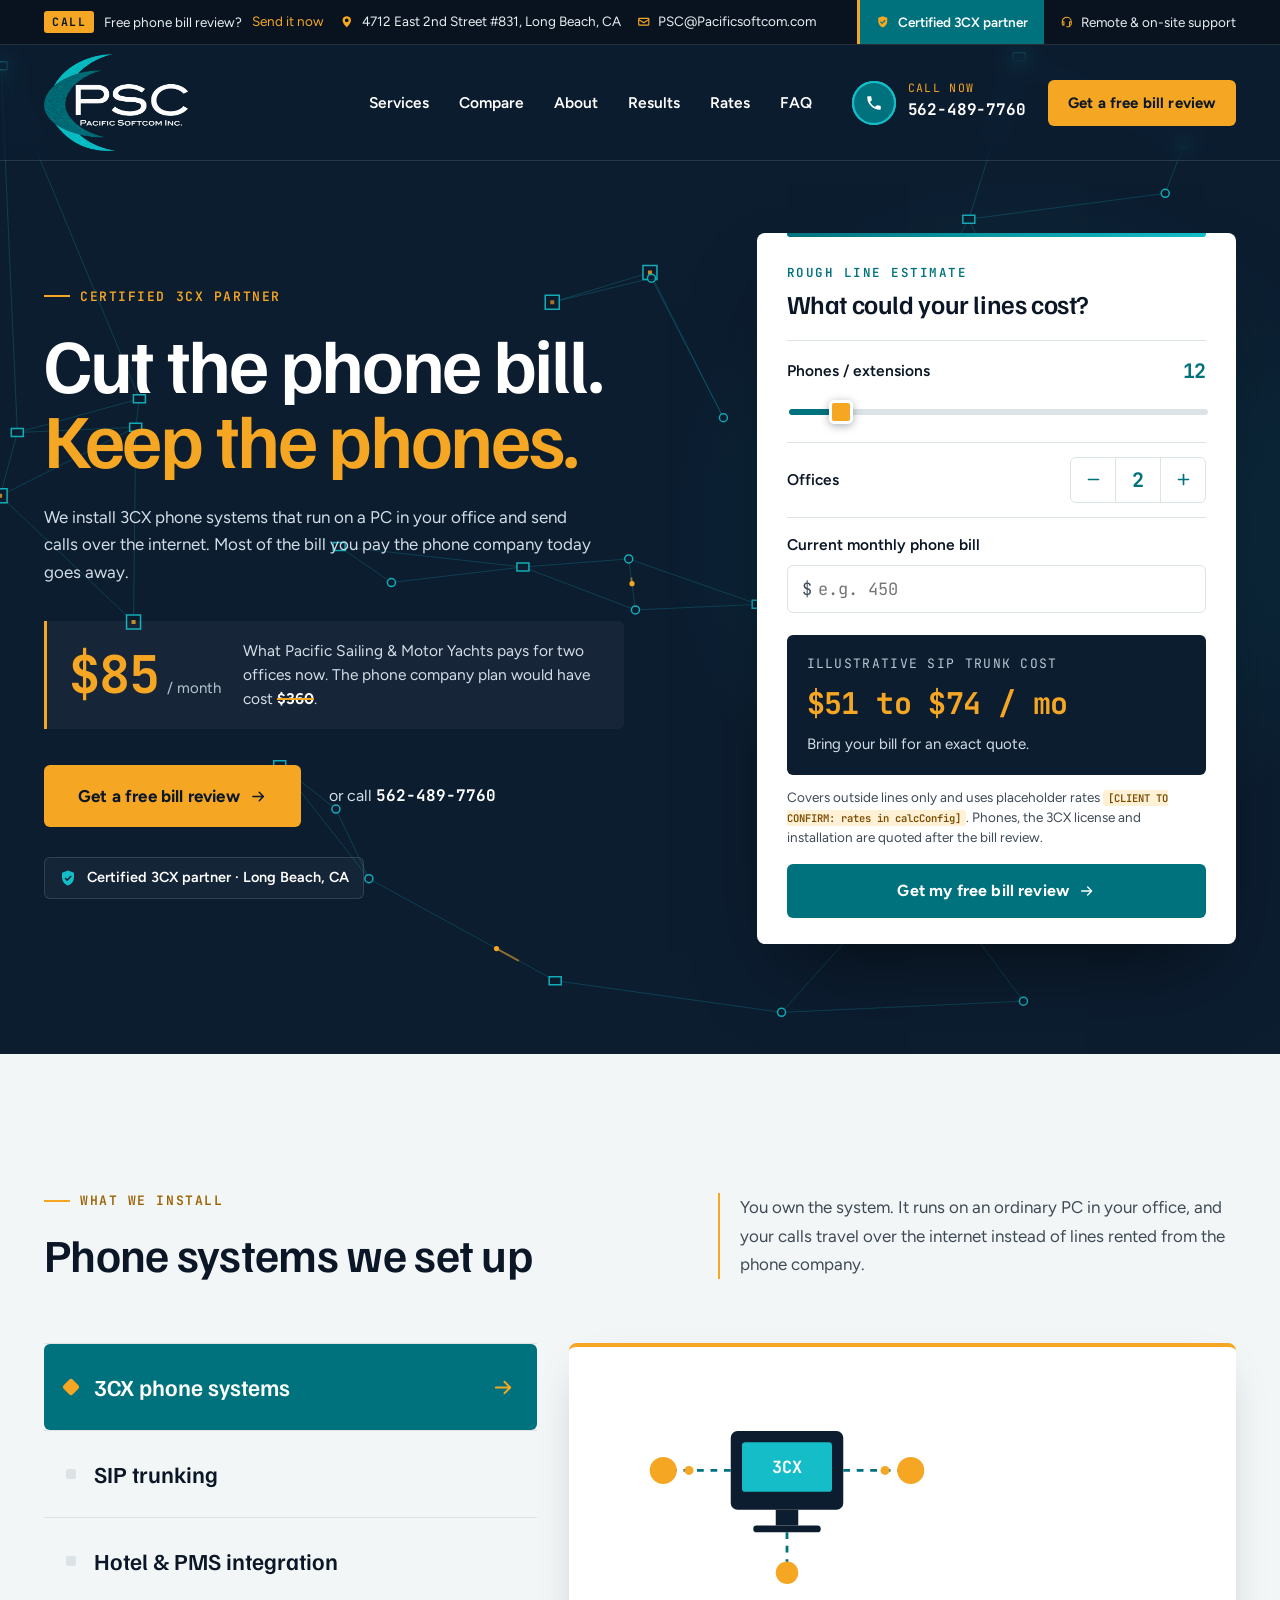
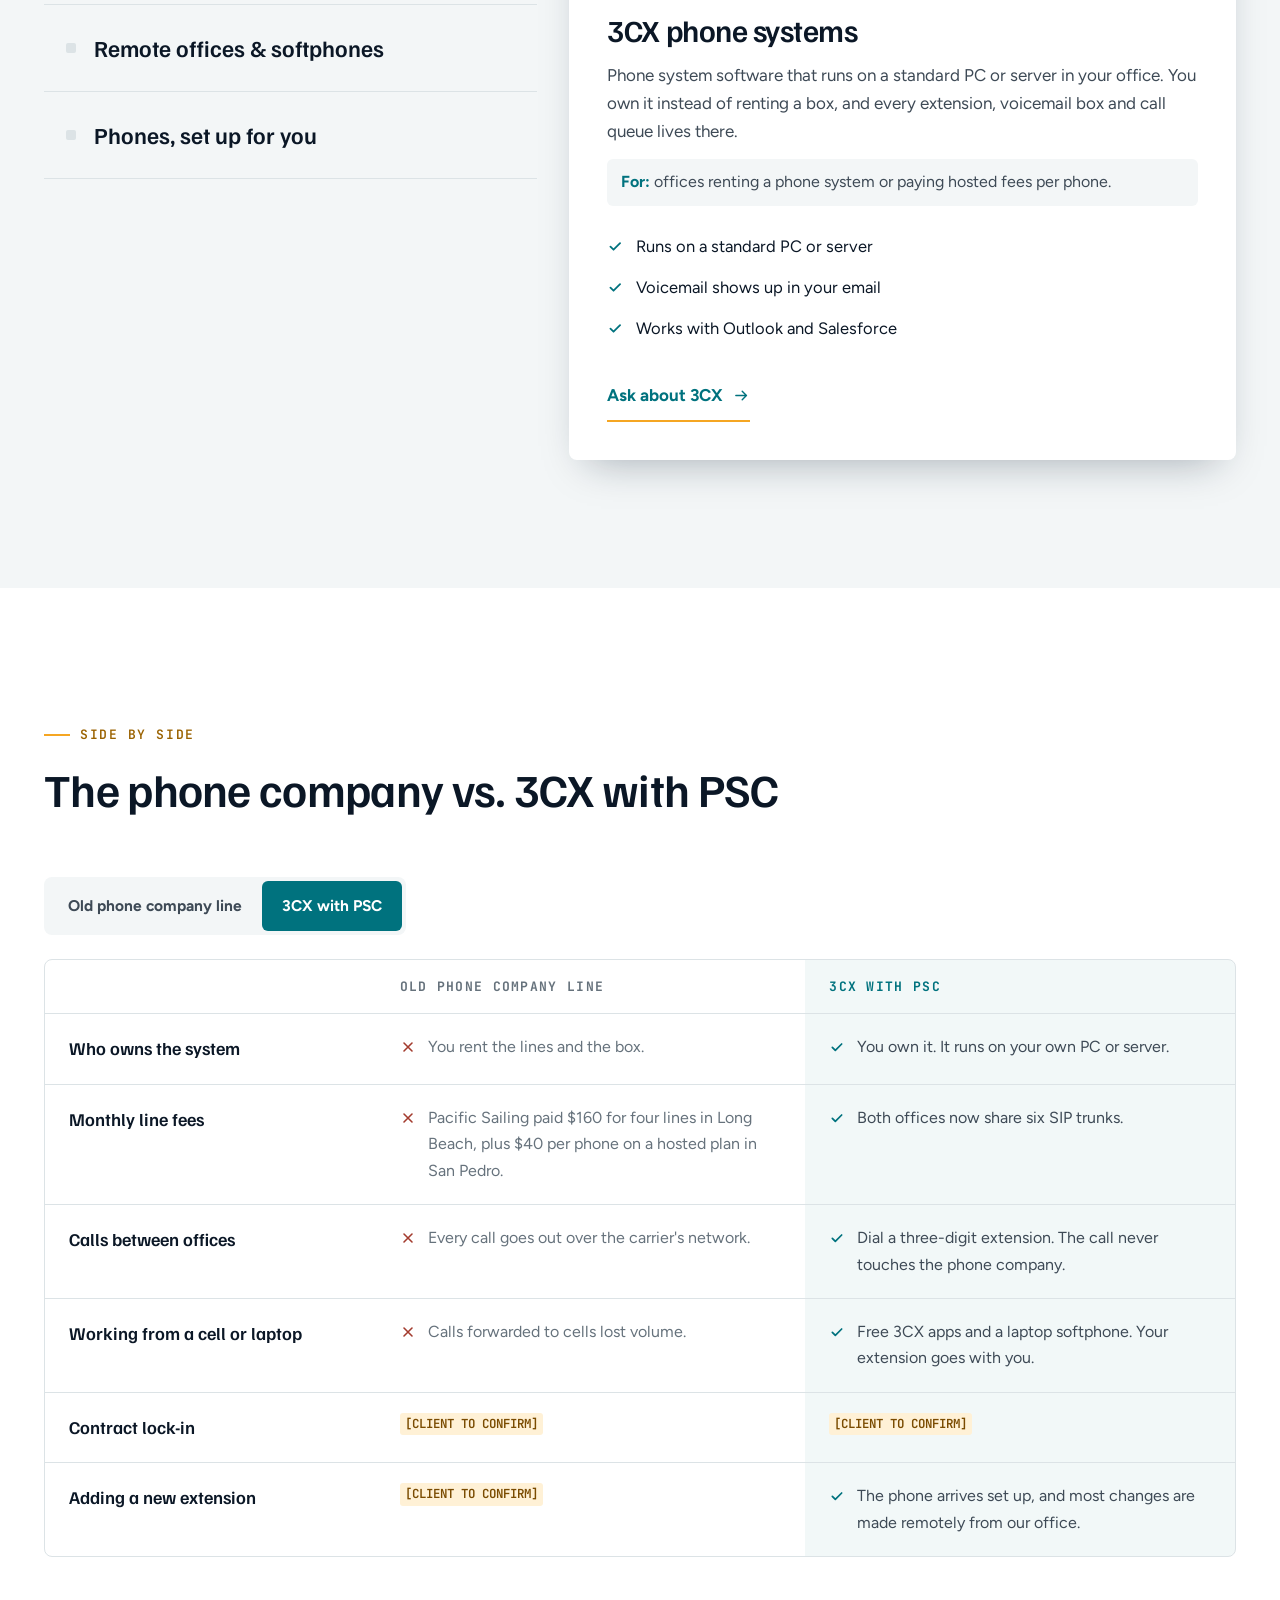
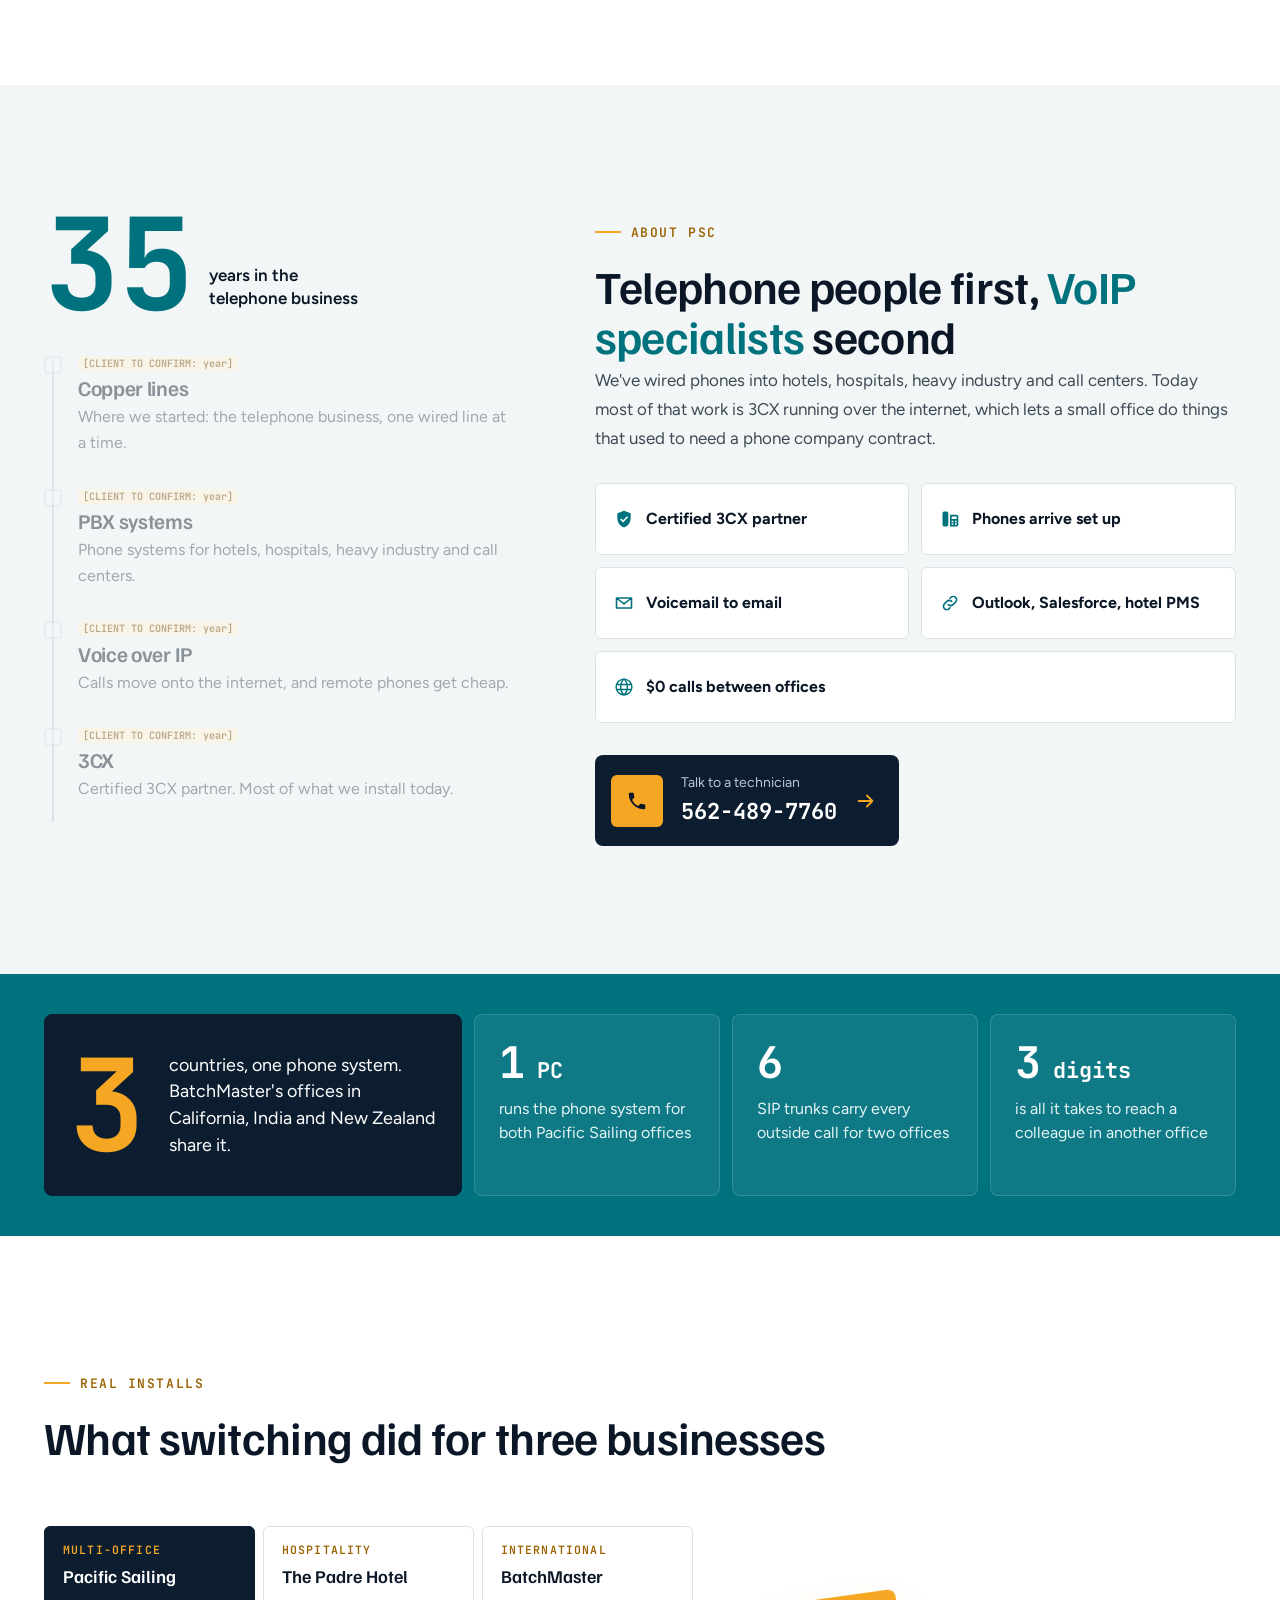
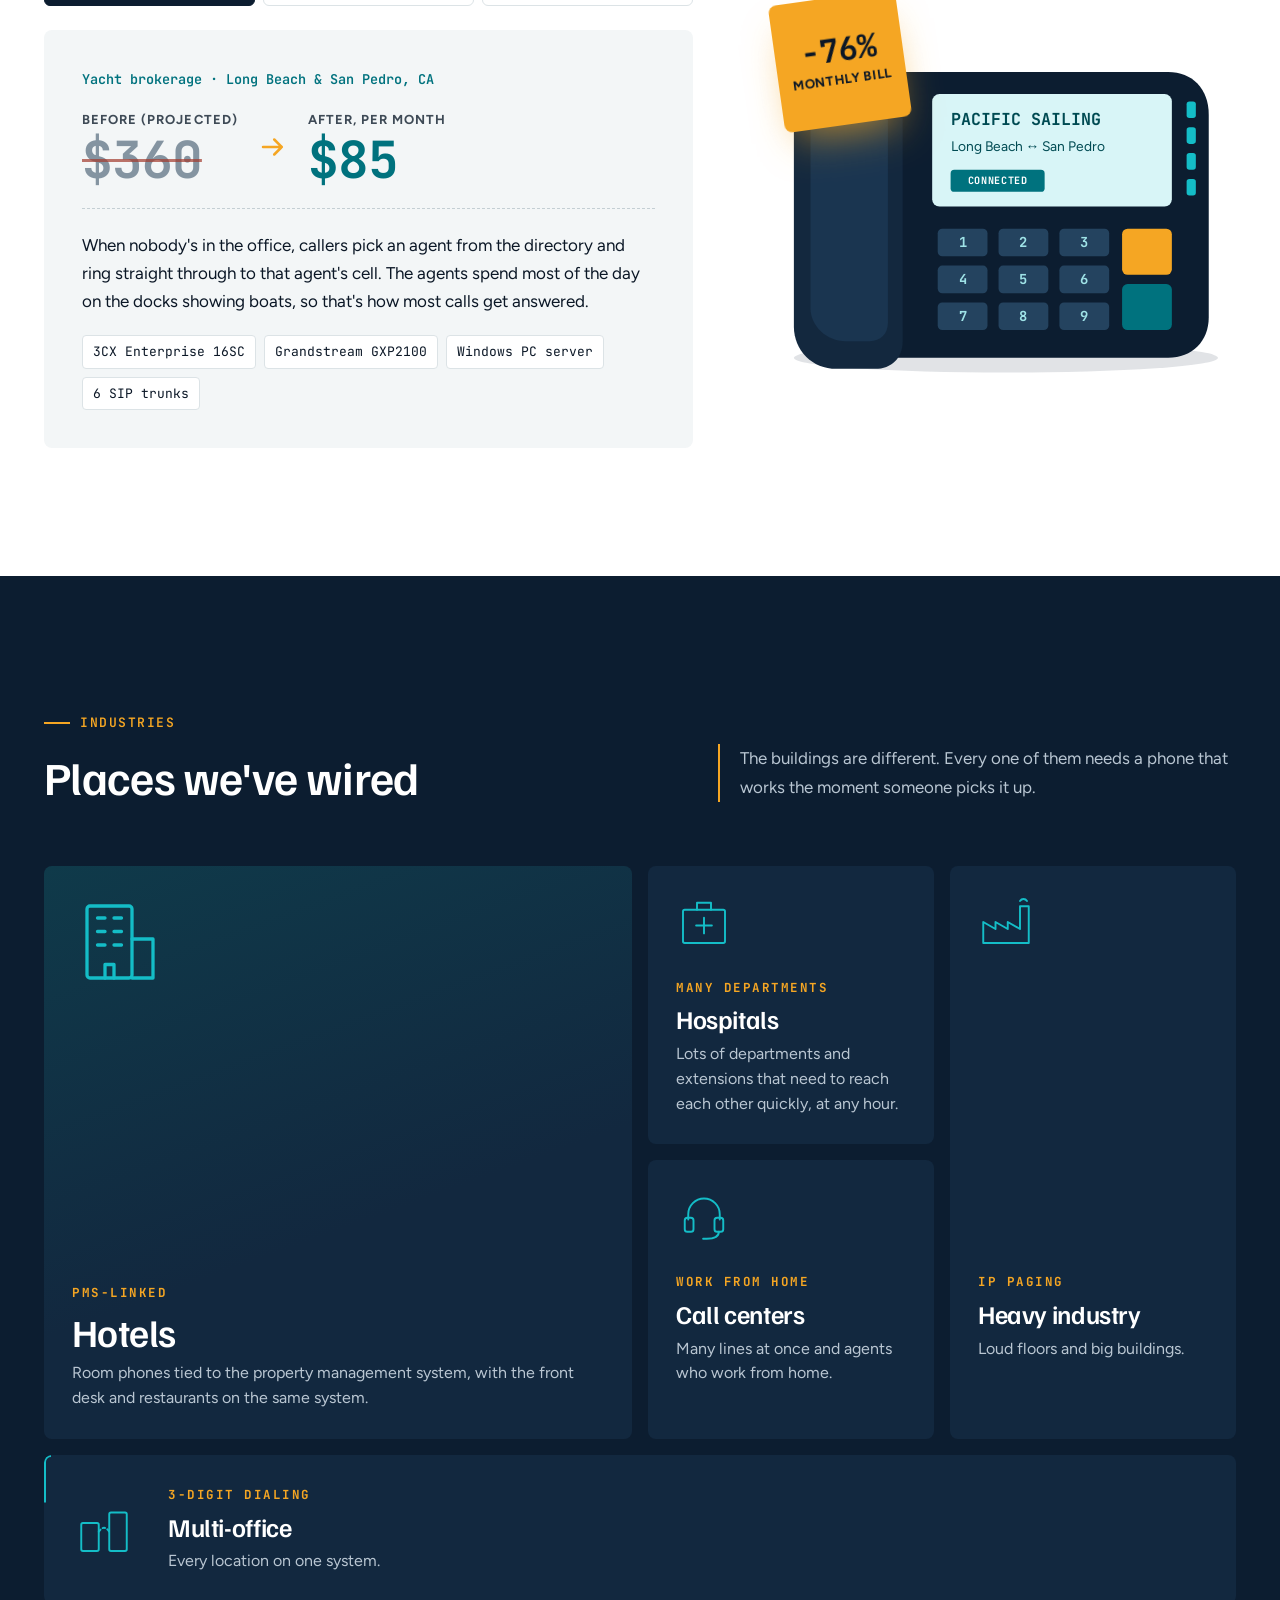
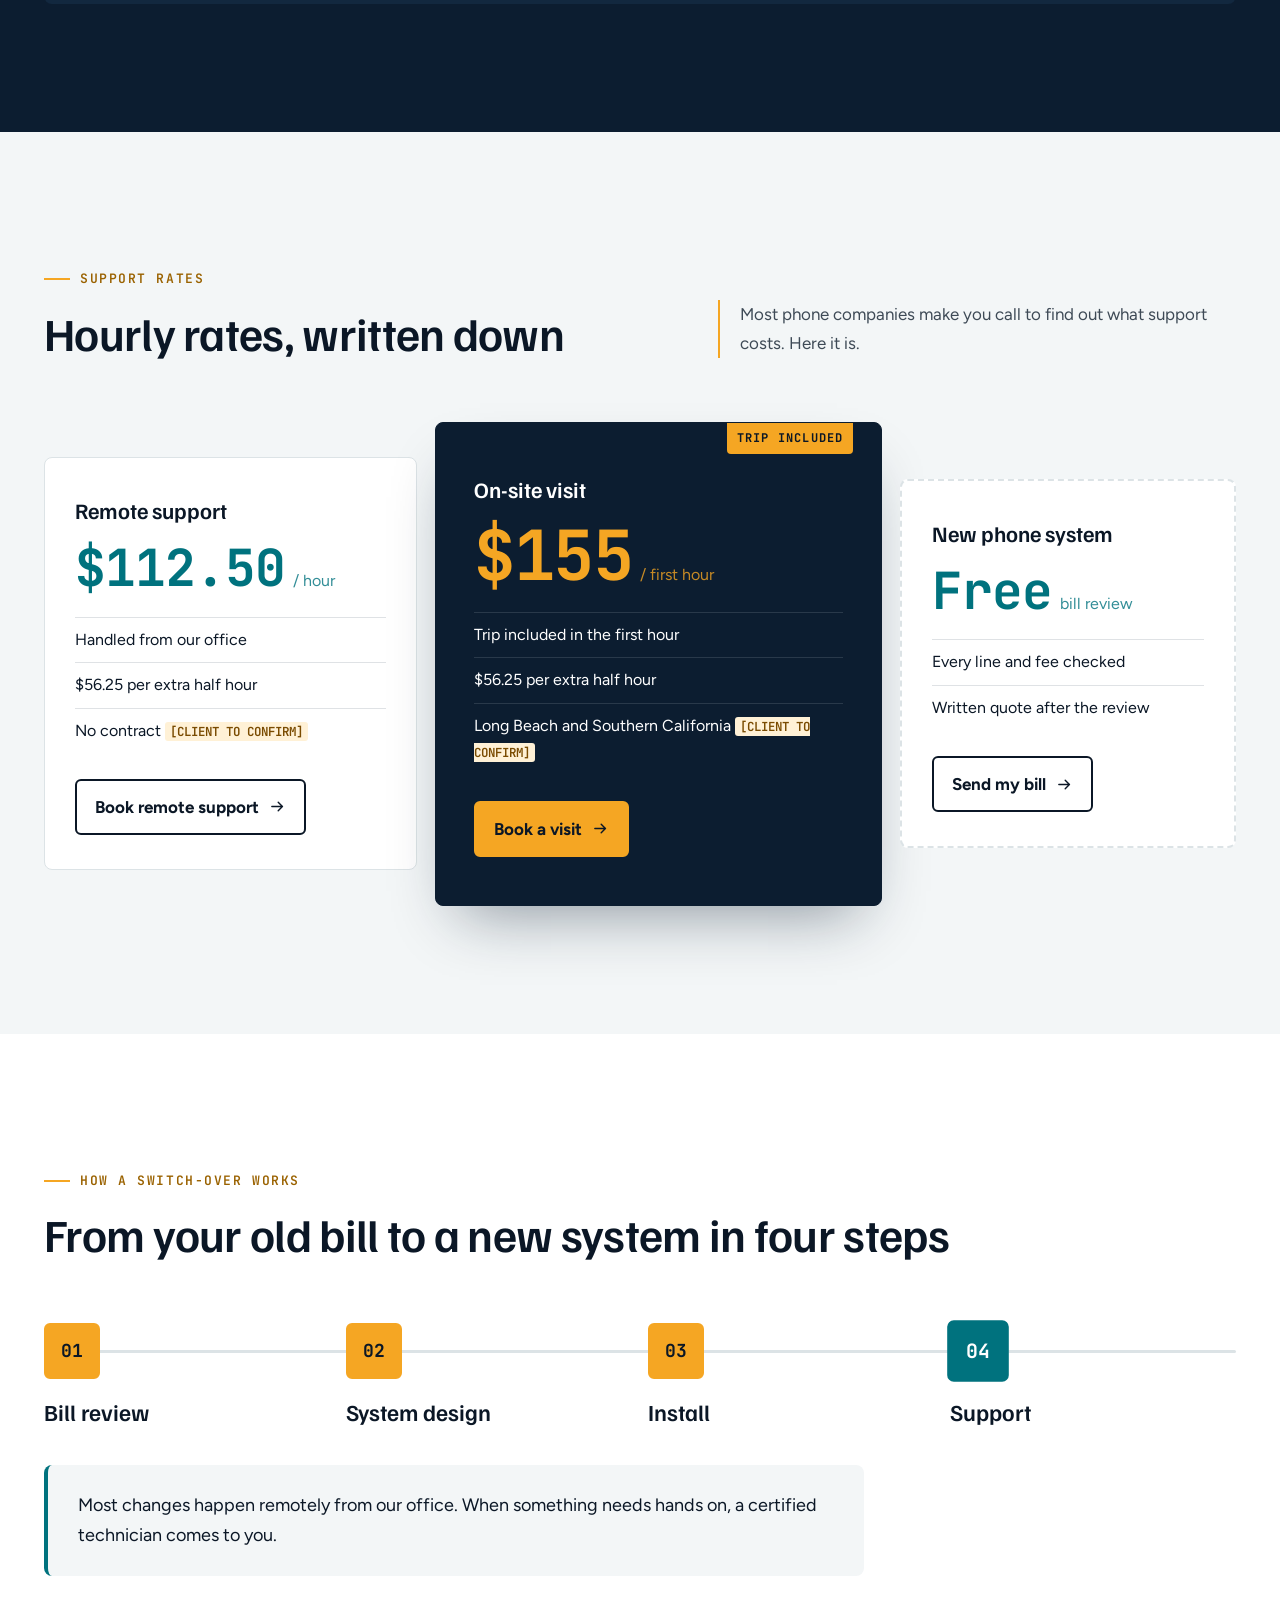
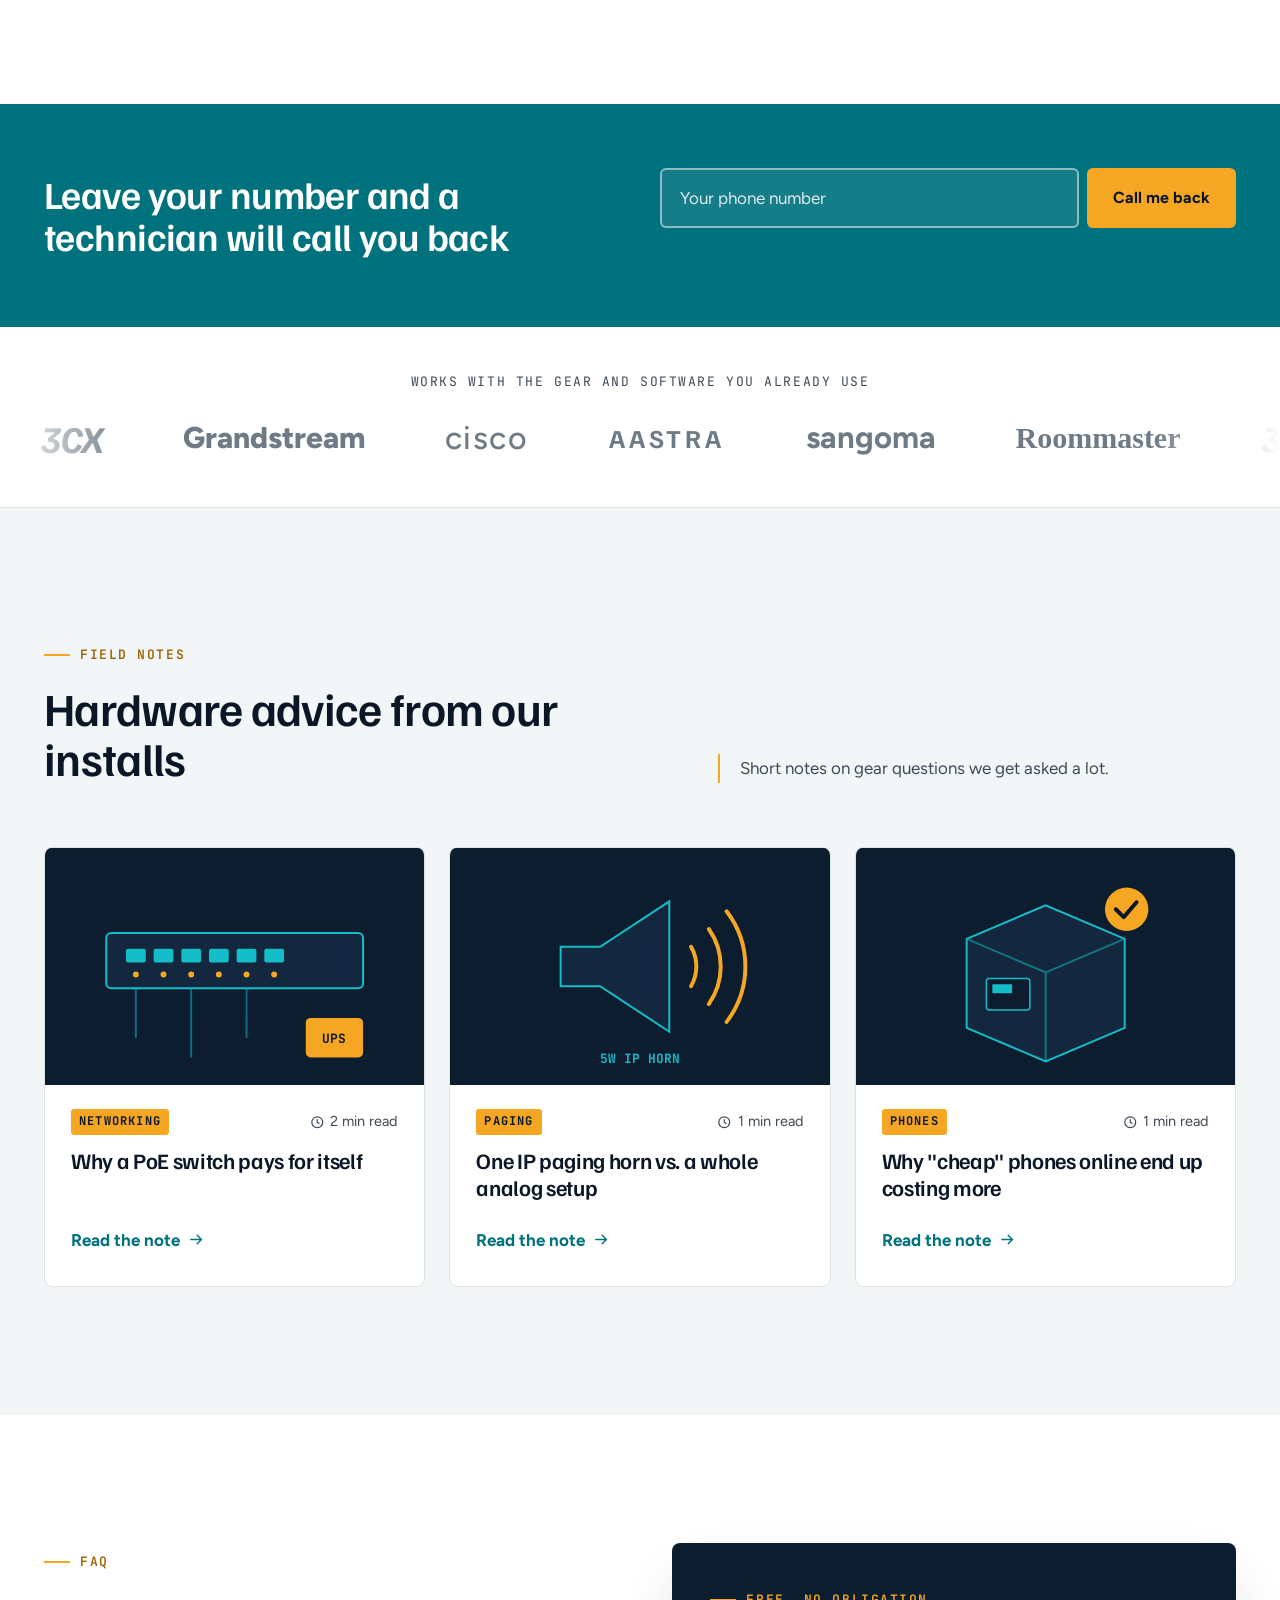
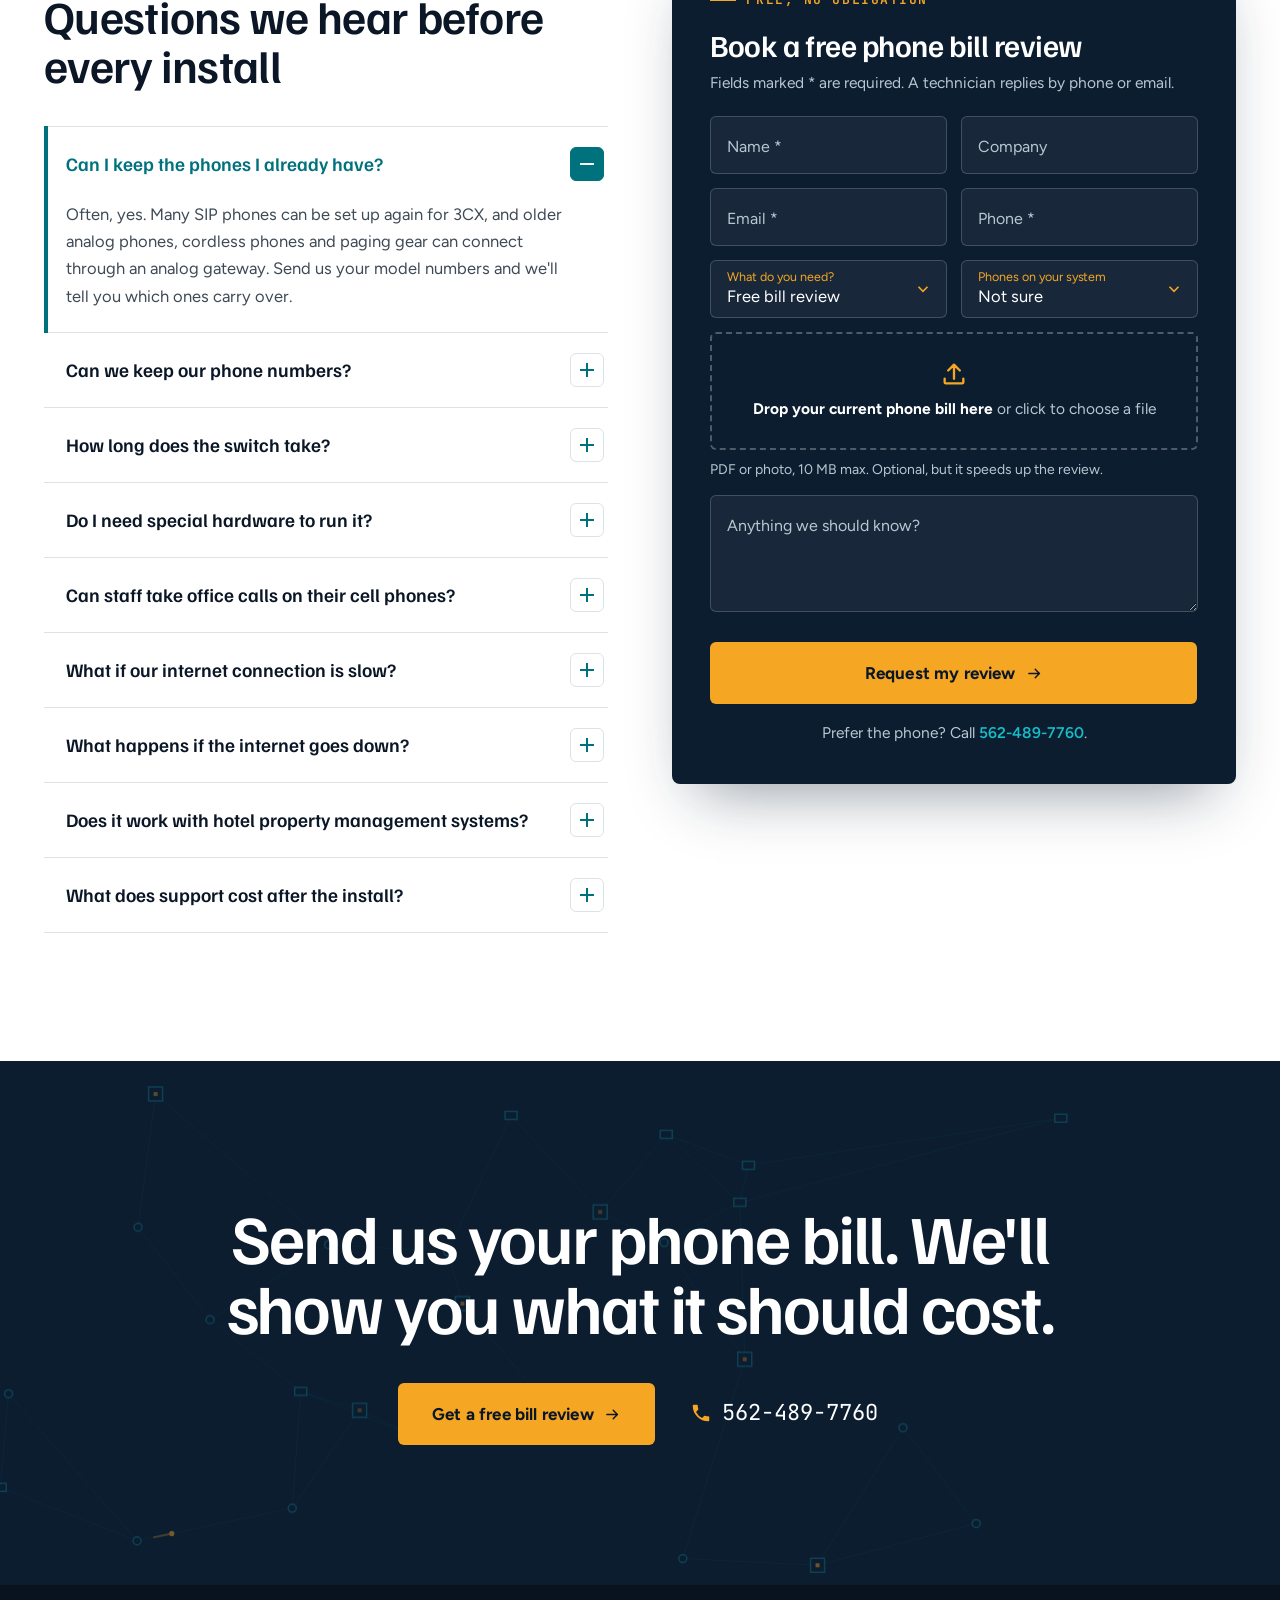
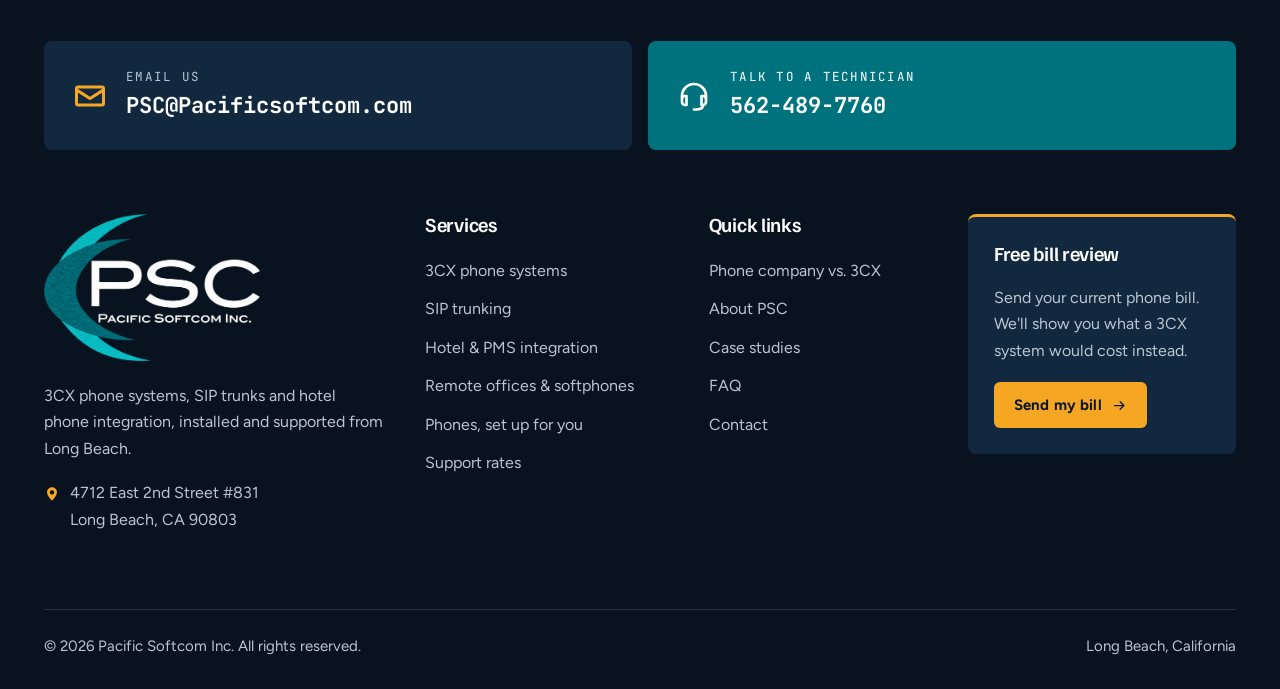
<file: index.html>
<!doctype html>
<html lang="en">
<head>
<meta charset="utf-8">
<meta name="viewport" content="width=device-width, initial-scale=1">
<title>Pacific Softcom | 3CX Phone Systems &amp; SIP Trunking, Long Beach CA</title>
<meta name="description" content="Pacific Softcom installs and supports 3CX phone systems, SIP trunks, hotel PMS phone integration and remote office phones. 35 years in the telephone business. Send us your bill for a free review.">
<meta name="theme-color" content="#0C1D30">
<meta property="og:title" content="Pacific Softcom | Cut the phone bill. Keep the phones.">
<meta property="og:description" content="3CX phone systems, SIP trunking and hotel phone integration from a Long Beach team with 35 years in telephony.">
<meta property="og:type" content="website">
<meta property="og:image" content="assets/images/android-chrome-512x512.png">
<link rel="icon" href="assets/images/favicon.ico" sizes="any">
<link rel="icon" type="image/png" sizes="32x32" href="assets/images/favicon-32x32.png">
<link rel="icon" type="image/png" sizes="16x16" href="assets/images/favicon-16x16.png">
<link rel="apple-touch-icon" sizes="180x180" href="assets/images/apple-touch-icon.png">
<link rel="preconnect" href="https://fonts.googleapis.com">
<link rel="preconnect" href="https://fonts.gstatic.com" crossorigin>
<link rel="stylesheet" href="https://fonts.googleapis.com/css2?family=Familjen+Grotesk:wght@500;600;700&amp;family=Figtree:wght@400;500;600;700;800&amp;family=JetBrains+Mono:wght@500;600;700&amp;display=swap">
<script type="application/ld+json">{"@context":"https://schema.org","@type":"LocalBusiness","name":"Pacific Softcom Inc.","description":"3CX IP phone systems, SIP trunking, hotel PMS phone integration and remote office telephony.","telephone":"+1-562-489-7760","email":"PSC@Pacificsoftcom.com","address":{"@type":"PostalAddress","streetAddress":"4712 East 2nd Street #831","addressLocality":"Long Beach","addressRegion":"CA","postalCode":"90803","addressCountry":"US"}}</script>
<style>
/* Pacific Softcom (PSC2). Palette sampled from the PSC logo; amber is the only accent. */

:root {
  --navy: #0C1D30;
  --navy-2: #12283F;
  --navy-3: #08131F;
  --teal: #00727E;          /* logo, dark arc */
  --teal-deep: #005C66;
  --teal-bright: #14BDC7;   /* logo, light arc */
  --amber: #F5A623;
  --amber-ink: #9A6200;     /* amber for small text on light backgrounds */
  --ink: #0B1726;
  --text: #3E4A56;
  --text-light: #B9C6D2;
  --paper: #F3F6F7;
  --white: #fff;
  --line: #DCE3E6;
  --line-dark: rgba(255, 255, 255, .12);
  --err: #B42318;
  --ok: #0B6B5E;

  --f-display: 'Familjen Grotesk', 'Segoe UI', sans-serif;
  --f-body: 'Figtree', 'Segoe UI', sans-serif;
  --f-mono: 'JetBrains Mono', ui-monospace, monospace;

  --r: 6px;
  --r-lg: 8px;
  --wrap: 1240px;
  --topbar-h: 44px;
  --hdr-h: 116px;
  --ease: cubic-bezier(.22, .61, .36, 1);
  --ease-out: cubic-bezier(.16, 1, .3, 1);
  --shadow: 0 18px 40px -18px rgba(12, 29, 48, .35);
  --shadow-lg: 0 30px 60px -24px rgba(12, 29, 48, .45);

  --fs-h1: clamp(2.6rem, 6vw, 5.6rem);
  --fs-h2: clamp(2rem, 3.6vw, 3.25rem);
  --fs-h3: clamp(1.3rem, 1.6vw, 1.6rem);
  --fs-lead: clamp(1.06rem, 1.2vw, 1.2rem);
}

/* ---------- base ---------- */
*, *::before, *::after { box-sizing: border-box; }
html { -webkit-text-size-adjust: 100%; scroll-behavior: smooth; scroll-padding-top: 100px; }
body { margin: 0; font-family: var(--f-body); font-size: 17px; line-height: 1.65; color: var(--text); background: var(--paper); -webkit-font-smoothing: antialiased; overflow-x: clip; }
h1, h2, h3 { font-family: var(--f-display); color: var(--ink); margin: 0; line-height: 1.08; font-weight: 600; letter-spacing: -.015em; }
p, ul, ol { margin: 0; padding: 0; }
ul, ol { list-style: none; }
a { color: inherit; text-decoration: none; }
img { max-width: 100%; height: auto; display: block; }
button, input, select, textarea { font: inherit; color: inherit; }
button { cursor: pointer; background: none; border: 0; padding: 0; }
:focus-visible { outline: 3px solid var(--amber); outline-offset: 3px; border-radius: 2px; }
.icon { width: 1em; height: 1em; fill: currentColor; flex: none; }
.sprite { position: absolute; }
[hidden] { display: none !important; }
.mono { font-family: var(--f-mono); font-feature-settings: 'tnum'; letter-spacing: -.02em; }
.wrap { width: 100%; max-width: var(--wrap); margin: 0 auto; padding: 0 24px; }
.sr-only { position: absolute !important; width: 1px; height: 1px; padding: 0; margin: -1px; overflow: hidden; clip: rect(0 0 0 0); white-space: nowrap; border: 0; }
.skip-link { position: fixed; left: 16px; top: -60px; z-index: 300; background: var(--amber); color: var(--ink); padding: 10px 18px; border-radius: var(--r); font-weight: 700; }
.skip-link:focus { top: 12px; }
mark.tbc { background: #FFF1D6; color: #7A4B00; font-family: var(--f-mono); font-size: .78em; font-weight: 600; letter-spacing: 0; padding: 1px 5px; border-radius: 3px; white-space: normal; }

/* ---------- type helpers ---------- */
.eyebrow { display: inline-flex; align-items: center; gap: 10px; font-family: var(--f-mono); font-size: 13px; font-weight: 600; letter-spacing: .12em; text-transform: uppercase; color: var(--amber-ink); margin-bottom: 18px; }
.eyebrow::before { content: ""; width: 26px; height: 2px; background: var(--amber); }
.eyebrow--dark { color: var(--amber); }
.h2 { font-size: var(--fs-h2); }
.h2 em, .about h2 em { font-style: normal; color: var(--teal); }
.h2--light { color: var(--white); }
.lead { font-size: var(--fs-lead); line-height: 1.7; }
.sec { padding: clamp(80px, 10vw, 140px) 0; position: relative; }
.sec__head { margin-bottom: clamp(40px, 5vw, 64px); max-width: 920px; }
.sec__head--split { max-width: none; display: grid; grid-template-columns: 1.1fr .9fr; gap: 40px; align-items: end; }
.sec__intro { font-size: var(--fs-lead); line-height: 1.7; padding-left: 20px; border-left: 2px solid var(--amber); }
.sec__intro--light { color: var(--text-light); }

/* animated underline link */
.ulink { background: linear-gradient(currentColor, currentColor) 0 100% / 0 2px no-repeat; transition: background-size .35s var(--ease), color .25s; padding-bottom: 2px; }
.ulink:hover, .ulink:focus-visible { background-size: 100% 2px; }
.ulink--amber { color: var(--amber); background-image: linear-gradient(var(--amber), var(--amber)); }
.ulink--teal { color: var(--teal); font-weight: 600; }
.ftr .ulink, .topbar .ulink { background-image: linear-gradient(var(--amber), var(--amber)); }

/* ---------- buttons ---------- */
.btn { position: relative; display: inline-flex; align-items: center; justify-content: center; gap: 10px; height: 54px; padding: 0 28px; border-radius: var(--r); font-weight: 700; font-size: 16px; letter-spacing: .01em; overflow: hidden; isolation: isolate; transition: color .3s, box-shadow .3s, transform .3s var(--ease); white-space: nowrap; }
.btn::before { content: ""; position: absolute; inset: 0; z-index: -1; transform: scaleX(0); transform-origin: right; transition: transform .45s var(--ease-out); }
.btn:hover::before, .btn:focus-visible::before { transform: scaleX(1); transform-origin: left; }
.btn .icon { transition: transform .3s var(--ease); }
.btn:hover .icon { transform: translateX(4px); }
.btn--amber { background: var(--amber); color: var(--ink); }
.btn--amber::before { background: var(--white); }
.btn--amber:hover { box-shadow: 0 14px 30px -12px rgba(245, 166, 35, .7); }
.btn--teal { background: var(--teal); color: var(--white); }
.btn--teal::before { background: var(--navy); }
.btn--lg { height: 62px; padding: 0 34px; font-size: 17px; }
.btn--sm { height: 46px; padding: 0 20px; font-size: 15px; }
.btn--block { width: 100%; }
.magnetic { will-change: transform; }

/* ---------- scroll progress, cursor, back to top ---------- */
.scroll-progress { position: fixed; top: 0; left: 0; right: 0; height: 3px; z-index: 250; pointer-events: none; }
.scroll-progress span { display: block; height: 100%; width: 100%; background: var(--amber); transform-origin: left; transform: scaleX(0); }

.cursor { display: none; }
.has-cursor, .has-cursor * { cursor: none !important; }
.has-cursor .cursor { display: block; }
.cursor__ring, .cursor__dot { position: fixed; top: 0; left: 0; z-index: 400; pointer-events: none; border-radius: 50%; }
.cursor__ring { width: 38px; height: 38px; margin: -19px 0 0 -19px; border: 1.5px solid var(--teal); transition: width .3s var(--ease), height .3s var(--ease), margin .3s var(--ease), background-color .3s, border-color .3s, opacity .3s; }
.cursor__dot { width: 6px; height: 6px; margin: -3px 0 0 -3px; background: var(--teal); }
.cursor.is-hover .cursor__ring { width: 64px; height: 64px; margin: -32px 0 0 -32px; background: rgba(0, 114, 126, .14); }
.cursor.is-cta .cursor__ring { width: 72px; height: 72px; margin: -36px 0 0 -36px; border-color: var(--amber); background: rgba(245, 166, 35, .22); }
.cursor.is-cta .cursor__dot { background: var(--amber); }
.cursor.on-dark .cursor__ring { border-color: var(--teal-bright); mix-blend-mode: screen; }
.cursor.on-dark .cursor__dot { background: var(--teal-bright); }
.cursor.is-hidden .cursor__ring, .cursor.is-hidden .cursor__dot { opacity: 0; }

.to-top { position: fixed; right: 24px; bottom: 24px; z-index: 120; width: 64px; height: 64px; display: grid; place-items: center; opacity: 0; visibility: hidden; transform: translateY(16px); transition: opacity .35s, visibility .35s, transform .35s var(--ease); }
.to-top.is-visible { opacity: 1; visibility: visible; transform: none; }
.to-top__ring { position: absolute; inset: 0; transform: rotate(-90deg); }
.to-top__track { fill: none; stroke: rgba(12, 29, 48, .14); stroke-width: 3; }
.to-top__fill { fill: none; stroke: var(--amber); stroke-width: 3; stroke-linecap: round; stroke-dasharray: 182.2; stroke-dashoffset: 182.2; }
.to-top__box { width: 44px; height: 44px; border-radius: var(--r); background: var(--navy); color: var(--amber); display: grid; place-items: center; font-size: 20px; transition: background .3s, transform .3s var(--ease); }
.to-top:hover .to-top__box { background: var(--teal); transform: translateY(-3px); }

/* ---------- top bar ---------- */
.topbar { background: var(--navy-3); color: #E9EEF2; font-size: 13.5px; position: relative; z-index: 110; border-bottom: 1px solid var(--line-dark); }
.topbar__inner { height: var(--topbar-h); display: flex; align-items: center; gap: 16px; }
.topbar__item { display: flex; align-items: center; gap: 8px; flex: none; white-space: nowrap; margin: 0; }
.topbar__item .icon { color: var(--amber); }
.topbar__tag { font-family: var(--f-mono); font-size: 11.5px; font-weight: 700; letter-spacing: .14em; text-transform: uppercase; background: var(--amber); color: var(--ink); padding: 2px 8px; border-radius: 3px; margin-right: 2px; }
.topbar__offer a { margin-left: 2px; }
.topbar__partner { margin: 0 0 0 auto; align-self: stretch; flex: none; display: flex; align-items: center; gap: 8px; padding: 0 16px; background: var(--teal); border-left: 3px solid var(--amber); color: var(--white); font-weight: 600; white-space: nowrap; transition: background-color .25s; }
.topbar__partner .icon { color: var(--amber); }
.topbar__partner:hover { background-color: #0A8894; }

/* ---------- header ---------- */
.hdr { position: fixed; left: 0; right: 0; top: var(--topbar-h); z-index: 100; height: var(--hdr-h); transition: height .4s var(--ease), background-color .4s, box-shadow .4s, backdrop-filter .4s; background: rgba(12, 29, 48, .28); backdrop-filter: blur(10px); -webkit-backdrop-filter: blur(10px); border-bottom: 1px solid var(--line-dark); }
.hdr__inner { height: 100%; display: flex; align-items: center; gap: 28px; }
.hdr__logo { position: relative; flex: none; width: 144px; transition: width .4s var(--ease); }
.hdr__logo img { width: 100%; height: auto; transition: opacity .3s; }
.hdr__logo-dark { position: absolute; inset: 0; opacity: 0; }
.hdr__nav { margin-left: auto; }
.hdr__nav ul { display: flex; gap: 6px; }
.hdr__nav a { position: relative; display: block; padding: 10px 12px; font-weight: 600; font-size: 15.5px; color: var(--white); transition: color .25s; }
.hdr__nav a::after { content: ""; position: absolute; left: 12px; right: 12px; bottom: 4px; height: 2px; background: var(--amber); transform: scaleX(0); transform-origin: right; transition: transform .35s var(--ease-out); }
.hdr__nav a:hover::after, .hdr__nav a.is-current::after { transform: scaleX(1); transform-origin: left; }
.hdr__nav a.is-current { color: var(--amber); }
.hdr__actions { display: flex; align-items: center; gap: 22px; }
.hdr__call { display: flex; align-items: center; gap: 12px; color: var(--white); }
.hdr__call-icon { position: relative; width: 44px; height: 44px; border-radius: 50%; display: grid; place-items: center; background: var(--teal); color: var(--white); font-size: 18px; }
.hdr__call-icon::before, .hdr__call-icon::after { content: ""; position: absolute; inset: 0; border-radius: 50%; border: 2px solid var(--teal-bright); animation: ring-pulse 2.4s var(--ease-out) infinite; }
.hdr__call-icon::after { animation-delay: 1.2s; }
@keyframes ring-pulse { from { transform: scale(1); opacity: .8; } to { transform: scale(1.8); opacity: 0; } }
.hdr__call-text small { display: block; font-family: var(--f-mono); font-size: 11.5px; letter-spacing: .12em; text-transform: uppercase; color: var(--amber); line-height: 1.2; }
.hdr__call-text strong { font-family: var(--f-mono); font-size: 16px; letter-spacing: -.01em; }
.hdr__call:hover strong { color: var(--amber); }
.hdr__burger { display: none; width: 48px; height: 48px; border-radius: var(--r); background: var(--amber); flex-direction: column; align-items: center; justify-content: center; gap: 5px; }
.hdr__burger span { width: 22px; height: 2px; background: var(--ink); transition: transform .3s; }
.hdr__burger span:nth-child(2) { width: 14px; margin-left: 8px; }

.hdr.is-solid { top: 0; height: 84px; background: rgba(255, 255, 255, .97); box-shadow: 0 10px 30px -14px rgba(12, 29, 48, .3); border-bottom-color: var(--line); }
.hdr.is-solid .hdr__logo { width: 104px; }
.hdr.is-solid .hdr__logo-light { opacity: 0; }
.hdr.is-solid .hdr__logo-dark { opacity: 1; }
.hdr.is-solid .hdr__nav a, .hdr.is-solid .hdr__call { color: var(--ink); }
.hdr.is-solid .hdr__nav a.is-current { color: var(--teal); }
.hdr.is-solid .hdr__call-text small { color: var(--amber-ink); }
.hdr.is-solid .hdr__call:hover strong { color: var(--teal); }

/* ---------- full-screen menu ---------- */
.menu { position: fixed; inset: 0; z-index: 200; background: var(--navy); color: var(--white); padding: 24px; display: flex; flex-direction: column; overflow-y: auto; clip-path: circle(0 at calc(100% - 48px) 48px); visibility: hidden; transition: clip-path .6s var(--ease-out), visibility .6s; }
.menu.is-open { clip-path: circle(150% at calc(100% - 48px) 48px); visibility: visible; }
.menu__top { display: flex; justify-content: space-between; align-items: center; }
.menu__logo { width: 120px; }
.menu__close { width: 48px; height: 48px; border-radius: var(--r); background: var(--amber); color: var(--ink); display: grid; place-items: center; font-size: 22px; }
.menu__list { margin: 40px 0 30px; }
.menu__list li, .menu__foot { opacity: 0; transform: translateY(24px); transition: opacity .5s var(--ease), transform .5s var(--ease); transition-delay: calc(.15s + var(--i) * 60ms); }
.menu.is-open .menu__list li, .menu.is-open .menu__foot { opacity: 1; transform: none; }
.menu__list a { display: block; padding: 12px 0; font-family: var(--f-display); font-size: clamp(28px, 8vw, 40px); font-weight: 600; border-bottom: 1px solid var(--line-dark); }
.menu__list a:hover, .menu__list a:focus-visible { color: var(--amber); }
.menu__foot { margin-top: auto; display: grid; gap: 16px; }
.menu__call { display: flex; align-items: center; justify-content: center; gap: 10px; font-family: var(--f-mono); font-size: 20px; color: var(--amber); padding: 10px; }

/* ---------- hero ---------- */
.hero { position: relative; background: var(--navy); color: var(--text-light); padding: calc(var(--hdr-h) + 72px) 0 110px; min-height: min(100svh, 980px); display: flex; align-items: center; overflow: hidden; isolation: isolate; }
.net { position: absolute; inset: 0; width: 100%; height: 100%; z-index: -1; }
.hero__glow { position: absolute; z-index: -1; right: -10%; top: 10%; width: 60vw; height: 60vw; border-radius: 50%; background: radial-gradient(circle, rgba(0, 114, 126, .35), transparent 65%); pointer-events: none; }
.hero__grid { display: grid; grid-template-columns: 1.15fr .85fr; gap: clamp(40px, 5vw, 80px); align-items: center; }
.hero__title { font-size: var(--fs-h1); color: var(--white); line-height: .98; letter-spacing: -.03em; margin-bottom: 28px; }
.hero__title em { font-style: normal; color: var(--amber); display: block; }
.hero__title .w { display: inline-block; overflow: hidden; vertical-align: bottom; padding-bottom: .06em; margin-bottom: -.06em; }
.hero__title .w > span { display: inline-block; }
.js .hero__title .w > span { transform: translateY(105%); transition: transform .9s var(--ease-out); transition-delay: calc(var(--wi) * 70ms + .1s); }
.js .hero__title.is-in .w > span { transform: none; }
.hero__lead { font-size: var(--fs-lead); max-width: 560px; color: #D3DDE6; margin-bottom: 34px; }
.hero__proof { display: flex; align-items: center; gap: 22px; padding: 18px 22px; border-left: 3px solid var(--amber); background: rgba(255, 255, 255, .04); border-radius: 0 var(--r) var(--r) 0; max-width: 580px; margin-bottom: 36px; }
.hero__proof-num { flex: none; color: var(--amber); line-height: 1; }
.hero__proof-num .mono { font-size: 52px; font-weight: 700; }
.hero__proof-num small { font-size: 15px; color: var(--text-light); margin-left: 4px; }
.hero__proof p { font-size: 15.5px; line-height: 1.55; color: #D3DDE6; }
.hero__proof strong { color: var(--white); text-decoration: line-through; text-decoration-color: var(--amber); text-decoration-thickness: 2px; }
.hero__ctas { display: flex; align-items: center; flex-wrap: wrap; gap: 18px 28px; margin-bottom: 30px; }
.hero__call { color: #D3DDE6; font-size: 16px; }
.hero__call strong { font-family: var(--f-mono); color: var(--white); background: linear-gradient(var(--amber), var(--amber)) 0 100% / 0 2px no-repeat; transition: background-size .35s var(--ease); padding-bottom: 2px; }
.hero__call:hover strong { background-size: 100% 2px; }
.badge { display: inline-flex; align-items: center; gap: 10px; font-size: 14.5px; font-weight: 600; color: var(--white); padding: 8px 14px; border: 1px solid var(--line-dark); border-radius: var(--r); background: rgba(255, 255, 255, .04); }
.badge .icon { color: var(--teal-bright); font-size: 18px; }

/* estimator */
.est { background: var(--white); color: var(--text); border-radius: var(--r-lg); padding: 30px 30px 26px; box-shadow: 0 40px 80px -30px rgba(0, 0, 0, .6); position: relative; }
.est::before { content: ""; position: absolute; left: 30px; right: 30px; top: 0; height: 4px; background: linear-gradient(90deg, var(--teal), var(--teal-bright)); border-radius: 0 0 3px 3px; }
.est__kicker { font-size: 12.5px; letter-spacing: .12em; text-transform: uppercase; color: var(--teal); font-weight: 600; margin-bottom: 6px; }
.est__title { font-size: 26px; margin-bottom: 22px; }
.est__row { display: grid; grid-template-columns: 1fr auto; align-items: center; gap: 8px 12px; padding: 14px 0; border-top: 1px solid var(--line); }
.est__row label, .est__row > span { font-weight: 600; color: var(--ink); font-size: 15.5px; }
.est__row output { font-size: 20px; font-weight: 700; color: var(--teal); }
.est__row input[type=range] { grid-column: 1 / -1; }
input[type=range] { -webkit-appearance: none; appearance: none; width: 100%; height: 28px; background: transparent; --pct: 10%; }
input[type=range]::-webkit-slider-runnable-track { height: 6px; border-radius: 3px; background: linear-gradient(90deg, var(--teal) var(--pct), var(--line) var(--pct)); }
input[type=range]::-moz-range-track { height: 6px; border-radius: 3px; background: var(--line); }
input[type=range]::-moz-range-progress { height: 6px; border-radius: 3px; background: var(--teal); }
input[type=range]::-webkit-slider-thumb { -webkit-appearance: none; width: 24px; height: 24px; margin-top: -9px; border-radius: 5px; background: var(--amber); border: 3px solid var(--white); box-shadow: 0 2px 8px rgba(12, 29, 48, .35); transition: transform .2s; }
input[type=range]::-moz-range-thumb { width: 18px; height: 18px; border-radius: 5px; background: var(--amber); border: 3px solid var(--white); box-shadow: 0 2px 8px rgba(12, 29, 48, .35); }
input[type=range]:hover::-webkit-slider-thumb { transform: scale(1.15); }
.stepper { display: flex; align-items: center; border: 1px solid var(--line); border-radius: var(--r); overflow: hidden; }
.stepper button { width: 44px; height: 44px; display: grid; place-items: center; color: var(--teal); transition: background .2s, color .2s; }
.stepper button:hover { background: var(--teal); color: var(--white); }
.stepper button:disabled { opacity: .4; pointer-events: none; }
.stepper output { min-width: 46px; text-align: center; border-left: 1px solid var(--line); border-right: 1px solid var(--line); line-height: 44px; }
.est__row--inline { grid-template-columns: 1fr auto; }
.est__row:has(.est__money) { grid-template-columns: 1fr; }
.est__money { display: flex; align-items: center; border: 1px solid var(--line); border-radius: var(--r); transition: border-color .2s, box-shadow .2s; }
.est__money span { padding: 0 4px 0 14px; font-family: var(--f-mono); color: var(--text); }
.est__money input { flex: 1; min-width: 0; height: 46px; border: 0; background: none; font-family: var(--f-mono); font-size: 17px; color: var(--ink); padding-right: 12px; }
.est__money input:focus { outline: none; }
.est__money:focus-within { border-color: var(--teal); box-shadow: 0 0 0 3px rgba(0, 114, 126, .2); }
.est__out { background: var(--navy); color: var(--white); border-radius: var(--r); padding: 18px 20px; margin: 8px 0 12px; }
.est__out-label { font-size: 13px; font-family: var(--f-mono); letter-spacing: .1em; text-transform: uppercase; color: var(--text-light); }
.est__out-range { font-size: 30px; font-weight: 700; color: var(--amber); margin: 4px 0; }
.est__out-diff { font-size: 15px; color: #D3DDE6; }
.est__note { font-size: 13.5px; line-height: 1.5; margin-bottom: 16px; }

/* ---------- services ---------- */
.services { background: var(--paper); }
.svc { display: grid; grid-template-columns: .85fr 1.15fr; gap: 32px; align-items: start; }
.svc__list { border-top: 1px solid var(--line); }
.svc__tab { position: relative; display: flex; align-items: center; gap: 18px; width: 100%; text-align: left; padding: 24px 22px; border-bottom: 1px solid var(--line); font-family: var(--f-display); font-size: clamp(19px, 1.8vw, 24px); font-weight: 600; color: var(--ink); isolation: isolate; transition: color .3s; }
.svc__tab::before { content: ""; position: absolute; inset: 0; z-index: -1; background: var(--teal); transform: scaleY(0); transform-origin: bottom; transition: transform .45s var(--ease-out); border-radius: var(--r); }
.svc__mark { width: 10px; height: 10px; border-radius: 2px; background: var(--line); flex: none; transition: background .3s, transform .3s var(--ease); }
.svc__name { flex: 1; }
.svc__tab .icon { opacity: 0; transform: translateX(-10px); transition: opacity .3s, transform .3s var(--ease); }
.svc__tab:hover { color: var(--teal); }
.svc__tab:hover .svc__mark { background: var(--amber); transform: rotate(45deg); }
.svc__tab:hover .icon { opacity: 1; transform: none; }
.svc__tab.is-active { color: var(--white); }
.svc__tab.is-active::before { transform: scaleY(1); }
.svc__tab.is-active .svc__mark { background: var(--amber); transform: scale(1.3) rotate(45deg); }
.svc__tab.is-active .icon { opacity: 1; transform: none; color: var(--amber); }
.svc__panels { position: sticky; top: 110px; }
.svc__panel { background: var(--white); border-radius: var(--r-lg); padding: clamp(28px, 3vw, 44px); box-shadow: var(--shadow); border-top: 4px solid var(--amber); }
.svc__panel.is-active { animation: panel-in .55s var(--ease-out); }
@keyframes panel-in { from { opacity: 0; transform: translateY(18px); } to { opacity: 1; transform: none; } }
.svc__art { width: 100%; max-width: 360px; height: auto; margin-bottom: 18px; }
.svc__panel h3 { font-size: clamp(26px, 2.4vw, 34px); margin-bottom: 14px; }
.svc__what { font-size: 17px; margin-bottom: 14px; }
.svc__who { font-size: 16px; margin-bottom: 20px; padding: 10px 14px; background: var(--paper); border-radius: var(--r); }
.svc__who strong { color: var(--teal); }
.ticks li { display: flex; gap: 12px; align-items: flex-start; font-size: 16.5px; color: var(--ink); padding: 7px 0; }
.ticks .icon { color: var(--teal); margin-top: 5px; }
.tlink { display: inline-flex; align-items: center; gap: 10px; margin-top: 22px; font-weight: 700; color: var(--teal); padding: 10px 0; border-bottom: 2px solid var(--amber); transition: gap .3s var(--ease), color .3s; }
.tlink:hover { gap: 16px; color: var(--ink); }

/* svg art tokens */
.a-navy { fill: var(--navy); }
.a-teal { fill: var(--teal-bright); }
.a-amber { fill: var(--amber); }
.a-pulse { fill: var(--amber); }
.a-win rect { fill: var(--amber); animation: win 3s steps(1) infinite; }
.a-win rect:nth-child(3n) { animation-delay: 1s; } .a-win rect:nth-child(4n) { animation-delay: 2s; }
@keyframes win { 0%, 100% { opacity: 1; } 50% { opacity: .35; } }
.a-line path { fill: none; stroke: var(--teal); stroke-width: 2.5; stroke-dasharray: 6 6; animation: dash 1.2s linear infinite; }
.a-line--amber path { stroke: var(--amber); }
@keyframes dash { to { stroke-dashoffset: -24; } }
.a-grid, .a-grid * { fill: none; stroke: #2B4A68; stroke-width: 1.6; }
.a-mono { font-family: var(--f-mono); font-size: 15px; font-weight: 700; fill: var(--white); }
.a-mono--dark { fill: var(--ink); }
.a-mono--sm { font-size: 11px; }
.a-mono--muted { fill: var(--text); }

/* ---------- compare ---------- */
.compare { background: var(--white); }
.cmp__toggle { display: inline-flex; padding: 4px; background: var(--paper); border-radius: var(--r-lg); margin-bottom: 24px; }
.cmp__toggle button { padding: 12px 20px; border-radius: var(--r); font-weight: 700; font-size: 15.5px; color: var(--text); transition: background .3s, color .3s; }
.cmp__toggle button:hover { color: var(--teal); }
.cmp__toggle button[aria-selected="true"] { background: var(--navy); color: var(--white); }
.cmp__toggle button[data-col="new"][aria-selected="true"] { background: var(--teal); }
.cmp__table { border: 1px solid var(--line); border-radius: var(--r-lg); overflow: hidden; }
.cmp__row { display: grid; grid-template-columns: 1fr 1.3fr 1.3fr; border-top: 1px solid var(--line); transition: background .25s; }
.cmp__row:first-child { border-top: 0; }
.cmp__row > span { padding: 20px 24px; display: flex; gap: 12px; align-items: flex-start; font-size: 16px; transition: background .3s, color .3s, opacity .3s; }
.cmp__row > span[role=rowheader] { font-family: var(--f-display); font-weight: 600; font-size: 18px; color: var(--ink); }
.cmp__row--head > span { font-family: var(--f-mono); font-size: 13px; font-weight: 700; letter-spacing: .1em; text-transform: uppercase; padding-top: 16px; padding-bottom: 16px; }
.cmp__row--head .cmp__old { color: var(--text); }
.cmp__row--head .cmp__new { color: var(--teal); }
.cmp__old .icon { color: #A33B2E; margin-top: 5px; }
.cmp__new .icon { color: var(--teal); margin-top: 5px; }
.cmp__new { background: rgba(0, 114, 126, .05); }
.cmp__row:not(.cmp__row--head):hover { background: var(--paper); }
.cmp__row:not(.cmp__row--head):hover .cmp__old { background: #FBEDEA; }
.cmp__row:not(.cmp__row--head):hover .cmp__new { background: var(--teal); color: var(--white); }
.cmp__row:not(.cmp__row--head):hover .cmp__new .icon { color: var(--amber); }
.cmp__table[data-show="new"] .cmp__old { color: #66727C; }
.cmp__table[data-show="old"] .cmp__new { color: #66727C; background: none; }
.cmp__table[data-show="old"] .cmp__old { background: #FBF3F1; color: var(--ink); }

/* ---------- about + timeline ---------- */
.about { background: var(--paper); }
.about__grid { display: grid; grid-template-columns: .85fr 1.15fr; gap: clamp(40px, 6vw, 96px); align-items: start; }
.tl { position: sticky; top: 120px; }
.tl__years { display: flex; align-items: flex-end; gap: 16px; margin-bottom: 36px; }
.tl__years .mono { font-size: clamp(88px, 10vw, 140px); font-weight: 700; line-height: .8; color: var(--teal); }
.tl__years small { font-size: 17px; line-height: 1.35; color: var(--ink); font-weight: 600; padding-bottom: 6px; }
.tl__list { position: relative; padding-left: 34px; }
.tl__list::before, .tl__list::after { content: ""; position: absolute; left: 8px; top: 8px; bottom: 8px; width: 2px; background: var(--line); }
.tl__list::after { background: var(--amber); transform-origin: top; transform: scaleY(var(--tl, 0)); transition: transform .3s linear; }
.tl__item { position: relative; padding-bottom: 28px; opacity: .45; transition: opacity .5s; }
.tl__item.is-lit { opacity: 1; }
.tl__dot { position: absolute; left: -34px; top: 4px; width: 18px; height: 18px; border-radius: 4px; background: var(--paper); border: 2px solid var(--line); z-index: 1; transition: background .4s, border-color .4s, transform .4s var(--ease); }
.tl__item.is-lit .tl__dot { background: var(--amber); border-color: var(--amber); transform: rotate(45deg); }
.tl__date { display: block; font-size: 13px; margin-bottom: 4px; }
.tl__item h3 { font-size: 21px; margin-bottom: 4px; }
.tl__item p { font-size: 16px; }
.about__copy .lead { margin: 6px 0 30px; }
.chips { display: grid; grid-template-columns: 1fr 1fr; gap: 12px; margin-bottom: 32px; }
.chip { position: relative; height: 72px; border-radius: var(--r); background: var(--white); border: 1px solid var(--line); overflow: hidden; cursor: default; isolation: isolate; transition: border-color .3s, box-shadow .3s; }
.chip:last-child { grid-column: 1 / -1; }
.chip::before { content: ""; position: absolute; inset: 0; z-index: -1; background: var(--teal); transform: translateY(101%); transition: transform .45s var(--ease-out); }
.chip__front, .chip__back { position: absolute; inset: 0; display: flex; align-items: center; gap: 12px; padding: 0 18px; transition: transform .45s var(--ease-out), opacity .3s; }
.chip__front { font-weight: 700; color: var(--ink); font-size: 16px; }
.chip__front .icon { color: var(--teal); font-size: 20px; }
.chip__back { color: var(--white); font-size: 15.5px; transform: translateY(100%); opacity: 0; }
.chip:hover, .chip:focus-visible { box-shadow: var(--shadow); border-color: var(--teal); }
.chip:hover::before, .chip:focus-visible::before { transform: none; }
.chip:hover .chip__front, .chip:focus-visible .chip__front { transform: translateY(-100%); opacity: 0; }
.chip:hover .chip__back, .chip:focus-visible .chip__back { transform: none; opacity: 1; }
.callcard { display: inline-flex; align-items: center; gap: 18px; padding: 16px 22px 16px 16px; border-radius: var(--r-lg); background: var(--navy); color: var(--white); transition: background .3s, transform .3s var(--ease), box-shadow .3s; }
.callcard__icon { width: 52px; height: 52px; border-radius: var(--r); background: var(--amber); color: var(--ink); display: grid; place-items: center; font-size: 22px; transition: transform .4s var(--ease); }
.callcard small { display: block; font-size: 14px; color: var(--text-light); }
.callcard strong { font-family: var(--f-mono); font-size: 22px; }
.callcard__arrow { font-size: 22px; color: var(--amber); transition: transform .3s var(--ease); }
.callcard:hover { background: var(--teal); transform: translateY(-4px); box-shadow: var(--shadow-lg); }
.callcard:hover .callcard__icon { transform: rotate(-12deg) scale(1.08); }
.callcard:hover .callcard__arrow { transform: translateX(6px); }

/* ---------- stats ---------- */
.stats { background: var(--teal); padding: 40px 0; }
.stats__grid { display: grid; grid-template-columns: 1.7fr 1fr 1fr 1fr; gap: 12px; }
.stat { border-radius: var(--r-lg); padding: 26px 24px; color: #E5F4F5; background: rgba(255, 255, 255, .06); border: 1px solid rgba(255, 255, 255, .14); transition: background .3s, transform .3s var(--ease); }
.stat:hover { background: rgba(255, 255, 255, .12); transform: translateY(-4px); }
.stat strong { display: block; font-size: clamp(36px, 3.4vw, 48px); line-height: 1; color: var(--white); margin-bottom: 12px; }
.stat p { font-size: 16px; line-height: 1.5; }
.stat strong small { font-size: .5em; letter-spacing: 0; }
.stat--big { background: var(--navy); border-color: var(--navy); display: grid; grid-template-columns: auto 1fr; align-items: center; gap: 26px; }
.stat--big:hover { background: var(--navy-2); }
.stat--big strong { font-size: clamp(96px, 10vw, 150px); color: var(--amber); margin: 0; }
.stat--big p { font-size: clamp(17px, 1.4vw, 20px); color: var(--white); }

/* ---------- cases ---------- */
.cases { background: var(--white); }
.cases__grid { display: grid; grid-template-columns: 1.15fr .85fr; gap: clamp(32px, 5vw, 72px); align-items: center; }
.cases__tabs { display: flex; gap: 8px; margin-bottom: 24px; flex-wrap: wrap; }
.cases__tab { flex: 1 1 0; min-width: 150px; text-align: left; padding: 14px 18px; border-radius: var(--r); border: 1px solid var(--line); font-family: var(--f-display); font-weight: 600; font-size: 18px; color: var(--ink); transition: background .3s, color .3s, border-color .3s, transform .3s var(--ease); }
.cases__tab small { display: block; font-family: var(--f-mono); font-size: 11.5px; font-weight: 600; letter-spacing: .1em; text-transform: uppercase; color: var(--amber-ink); margin-bottom: 2px; }
.cases__tab:hover { border-color: var(--teal); transform: translateY(-3px); }
.cases__tab.is-active { background: var(--navy); color: var(--white); border-color: var(--navy); }
.cases__tab.is-active small { color: var(--amber); }
.case { background: var(--paper); border-radius: var(--r-lg); padding: clamp(24px, 3vw, 38px); }
.case.is-active { animation: panel-in .5s var(--ease-out); }
.case__meta { font-family: var(--f-mono); font-size: 13.5px; color: var(--teal); font-weight: 600; margin-bottom: 18px; }
.case__cost { display: flex; align-items: center; gap: 20px; flex-wrap: wrap; padding-bottom: 22px; margin-bottom: 22px; border-bottom: 1px dashed #C4CFD4; }
.case__cost small { display: block; font-size: 13px; text-transform: uppercase; letter-spacing: .08em; font-weight: 700; color: var(--text); margin-bottom: 4px; }
.case__cost strong { font-size: clamp(36px, 4vw, 56px); line-height: 1; }
.case__before { color: #8494A1; text-decoration: line-through; text-decoration-thickness: 3px; text-decoration-color: rgba(163, 59, 46, .7); }
.case__after { color: var(--teal); }
.case__cost strong mark.tbc { font-size: 13px; text-decoration: none; }
.case__to { font-size: 30px; color: var(--amber); }
.case__story { font-size: 17px; margin-bottom: 20px; color: var(--ink); }
.kit { display: flex; flex-wrap: wrap; gap: 8px; }
.kit li { font-family: var(--f-mono); font-size: 13px; padding: 5px 10px; border-radius: 4px; background: var(--white); border: 1px solid var(--line); color: var(--ink); transition: background .25s, color .25s, border-color .25s; }
.kit li:hover { background: var(--navy); color: var(--white); border-color: var(--navy); }
.cases__phone { position: relative; }
.deskphone { width: 100%; height: auto; }
.ph-t1 { font-family: var(--f-mono); font-size: 18px; font-weight: 700; fill: #004B53; }
.ph-t2 { font-family: var(--f-body); font-size: 15px; fill: #004B53; }
.ph-t3 { font-family: var(--f-mono); font-size: 11px; font-weight: 700; fill: #fff; letter-spacing: .06em; }
.ph-keys { font-family: var(--f-mono); font-size: 15px; font-weight: 700; fill: #9FE3E7; text-anchor: middle; }
.ph-led { animation: led 1.6s steps(1) infinite; }
@keyframes led { 50% { opacity: .35; } }
.cases__badge { position: absolute; left: 4%; top: 2%; z-index: 2; width: 128px; height: 128px; border-radius: var(--r-lg); background: var(--amber); color: var(--ink); display: flex; flex-direction: column; align-items: center; justify-content: center; text-align: center; transform: rotate(-8deg); box-shadow: 0 20px 40px -14px rgba(245, 166, 35, .7); padding: 8px; }
.cases__badge strong { font-family: var(--f-mono); font-size: 32px; line-height: 1; }
.cases__badge span { font-size: 13px; font-weight: 700; text-transform: uppercase; letter-spacing: .05em; margin-top: 6px; line-height: 1.2; }
.cases__badge.pop { animation: pop .6s var(--ease-out); }
@keyframes pop { 0% { transform: rotate(-8deg) scale(.4); opacity: 0; } 60% { transform: rotate(4deg) scale(1.12); opacity: 1; } 100% { transform: rotate(-8deg) scale(1); } }
.deskphone text.swap { animation: screen-in .45s var(--ease-out); }
@keyframes screen-in { from { opacity: 0; } to { opacity: 1; } }

/* ---------- places (bento) ---------- */
.places { background: var(--navy); color: var(--text-light); overflow: hidden; }
.bento { display: grid; grid-template-columns: repeat(4, 1fr); grid-template-rows: minmax(220px, auto) minmax(220px, auto) auto; grid-auto-rows: minmax(220px, auto); gap: 16px; }
.tile { position: relative; border-radius: var(--r-lg); background: var(--navy-2); padding: 28px; display: flex; flex-direction: column; justify-content: flex-end; overflow: hidden; isolation: isolate; transition: transform .45s var(--ease), box-shadow .45s; --mx: 50%; --my: 50%; }
.tile::before { content: ""; position: absolute; inset: 0; z-index: 0; pointer-events: none; background: radial-gradient(360px circle at var(--mx) var(--my), rgba(20, 189, 199, .2), transparent 60%); opacity: 0; transition: opacity .4s; }
.tile:hover, .tile:focus-within, .tile:focus-visible { transform: translateY(-8px); box-shadow: 0 30px 60px -24px rgba(0, 0, 0, .7); }
.tile:hover::before, .tile:focus-visible::before { opacity: 1; }
.tile > :not(.tile__border) { position: relative; z-index: 1; }
.tile__border { position: absolute; z-index: 0; inset: 0; width: 100%; height: 100%; pointer-events: none; overflow: visible; }
.tile__border rect { x: 1px; y: 1px; width: calc(100% - 2px); height: calc(100% - 2px); fill: none; stroke: var(--teal-bright); stroke-width: 2; stroke-dasharray: 100; stroke-dashoffset: 100; transition: stroke-dashoffset 1s var(--ease-out); }
.tile:hover .tile__border rect, .tile:focus-visible .tile__border rect { stroke-dashoffset: 0; }
.tile__icon { width: 56px; height: 56px; margin-bottom: auto; fill: none; stroke: var(--teal-bright); stroke-width: 2.2; stroke-linecap: round; stroke-linejoin: round; transition: transform .5s var(--ease), stroke .3s; }
.tile:hover .tile__icon, .tile:focus-visible .tile__icon { transform: translateY(-6px) rotate(-6deg) scale(1.08); stroke: var(--amber); }
.tile__tag { font-family: var(--f-mono); font-size: 12.5px; font-weight: 700; letter-spacing: .12em; text-transform: uppercase; color: var(--amber); margin: 28px 0 8px; }
.tile h3 { color: var(--white); font-size: clamp(22px, 2vw, 28px); margin-bottom: 8px; }
.tile__text { display: grid; max-width: 46ch; }
.tile__desc, .tile__more { grid-area: 1 / 1; margin: 0; font-size: 16px; line-height: 1.55; transition: opacity .35s var(--ease), transform .45s var(--ease); }
.tile__more { color: var(--white); opacity: 0; transform: translateY(8px); }
.tile:hover .tile__desc, .tile:focus-visible .tile__desc, .tile:focus-within .tile__desc { opacity: 0; transform: translateY(-8px); }
.tile:hover .tile__more, .tile:focus-visible .tile__more, .tile:focus-within .tile__more { opacity: 1; transform: none; }
@media (hover: none) {
  .tile__desc { opacity: 0; }
  .tile__more { opacity: 1; transform: none; }
}
.tile--hotels { grid-column: 1 / 3; grid-row: 1 / 3; background: linear-gradient(160deg, #0F3A4A, var(--navy-2) 60%); }
.tile--hotels .tile__icon { width: 96px; height: 96px; }
.tile--hotels h3 { font-size: clamp(30px, 3vw, 42px); }
.tile--hosp { grid-column: 3; grid-row: 1; }
.tile--ind { grid-column: 4; grid-row: 1 / 3; }
.tile--call { grid-column: 3; grid-row: 2; }
.tile--multi { grid-column: 1 / -1; grid-row: 3; min-height: 0; display: grid; grid-template-columns: 64px 1fr; column-gap: 28px; align-content: center; padding: 30px 32px; }
.tile--multi .tile__icon { grid-column: 1; grid-row: 1 / 4; margin: 0; align-self: center; }
.tile--multi .tile__tag, .tile--multi h3, .tile--multi .tile__text { grid-column: 2; }
.tile--multi .tile__tag { margin: 0 0 8px; }

/* ---------- rates ---------- */
.rates { background: var(--paper); }
.rates__grid { display: grid; grid-template-columns: 1fr 1.2fr .9fr; gap: 18px; align-items: center; }
.rate { position: relative; border-radius: var(--r-lg); background: var(--white); border: 1px solid var(--line); padding: 34px 30px; isolation: isolate; overflow: hidden; transition: color .35s, transform .4s var(--ease), box-shadow .4s, border-color .35s; }
.rate::before { content: ""; position: absolute; inset: 0; z-index: -1; background: var(--teal); clip-path: circle(0 at 100% 0); transition: clip-path .6s var(--ease-out); }
.rate:hover::before { clip-path: circle(150% at 100% 0); }
.rate:hover { color: var(--white); transform: translateY(-6px); box-shadow: var(--shadow-lg); border-color: var(--teal); }
.rate:hover .rate__name, .rate:hover .rate__price, .rate:hover .rate__list li { color: var(--white); }
.rate__name { font-family: var(--f-display); font-weight: 600; font-size: 22px; color: var(--ink); margin-bottom: 14px; transition: color .35s; }
.rate__price { display: flex; align-items: baseline; gap: 8px; color: var(--teal); margin-bottom: 22px; transition: color .35s, transform .4s var(--ease); transform-origin: left; }
.rate__price .mono { font-size: clamp(42px, 4vw, 56px); font-weight: 700; line-height: 1; }
.rate__price small { font-size: 16px; color: inherit; opacity: .8; }
.rate:hover .rate__price { transform: scale(1.06); }
.rate__list { margin-bottom: 26px; }
.rate__list li { padding: 9px 0; border-top: 1px solid currentColor; border-top-color: rgba(127, 140, 150, .25); font-size: 16px; color: var(--ink); transition: color .35s; }
.rate__cta { display: inline-flex; align-items: center; gap: 10px; font-weight: 700; padding: 12px 18px; border-radius: var(--r); border: 2px solid var(--ink); color: var(--ink); transition: background .3s, color .3s, border-color .3s, gap .3s var(--ease); }
.rate:hover .rate__cta { background: var(--amber); border-color: var(--amber); color: var(--ink); gap: 16px; }
.rate--feat { background: var(--navy); border-color: var(--navy); color: var(--text-light); padding: 48px 38px; box-shadow: var(--shadow-lg); }
.rate--feat .rate__name, .rate--feat .rate__list li { color: var(--white); }
.rate--feat .rate__price { color: var(--amber); }
.rate--feat .rate__price .mono { font-size: clamp(56px, 5.4vw, 76px); }
.rate--feat .rate__cta { background: var(--amber); border-color: var(--amber); color: var(--ink); }
.rate--feat:hover .rate__cta { background: var(--white); border-color: var(--white); }
.rate__flag { position: absolute; top: 0; right: 28px; background: var(--amber); color: var(--ink); font-family: var(--f-mono); font-size: 12px; font-weight: 700; letter-spacing: .1em; text-transform: uppercase; padding: 6px 10px; border-radius: 0 0 4px 4px; }
.rate--free { border-style: dashed; border-width: 2px; }

/* ---------- process stepper ---------- */
.process { background: var(--white); }
.stepper-x { position: relative; }
.stepper-x__track { position: absolute; left: 0; right: 0; top: 27px; height: 3px; background: var(--line); border-radius: 2px; }
.stepper-x__track span { display: block; height: 100%; width: 100%; background: var(--amber); transform-origin: left; transform: scaleX(0); transition: transform .3s linear; border-radius: 2px; }
.stepper-x__steps { position: relative; display: grid; grid-template-columns: repeat(4, 1fr); gap: 16px; }
.stepper-x__step { display: flex; flex-direction: column; align-items: flex-start; gap: 14px; text-align: left; padding-bottom: 6px; }
.stepper-x__num { width: 56px; height: 56px; border-radius: var(--r); display: grid; place-items: center; background: var(--white); border: 2px solid var(--line); font-size: 18px; font-weight: 700; color: var(--text); transition: background .35s, border-color .35s, color .35s, transform .35s var(--ease); }
.stepper-x__label { font-family: var(--f-display); font-weight: 600; font-size: clamp(19px, 1.8vw, 24px); color: var(--text); transition: color .3s; }
.stepper-x__step:hover .stepper-x__num { border-color: var(--teal); color: var(--teal); transform: translateY(-4px); }
.stepper-x__step.is-done .stepper-x__num { background: var(--amber); border-color: var(--amber); color: var(--ink); }
.stepper-x__step.is-active .stepper-x__num { background: var(--teal); border-color: var(--teal); color: var(--white); transform: scale(1.1); }
.stepper-x__step.is-active .stepper-x__label, .stepper-x__step.is-done .stepper-x__label { color: var(--ink); }
.stepper-x__panels { margin-top: 28px; position: relative; z-index: 1; }
.stepper-x__panel { background: var(--paper); border-radius: var(--r-lg); padding: 26px 30px; border-left: 4px solid var(--teal); font-size: 18px; color: var(--ink); max-width: 820px; }
.stepper-x__panel:not([hidden]) { animation: panel-in .45s var(--ease-out); }

/* ---------- callback ---------- */
.callback { background: var(--teal); padding: 64px 0; color: var(--white); }
.callback__inner { display: grid; grid-template-columns: 1fr 1fr; gap: 40px; align-items: center; }
.callback__title { color: var(--white); font-size: clamp(28px, 3vw, 40px); }
.callback__form { position: relative; }
.callback__field { display: flex; gap: 8px; }
.callback__field input { flex: 1; min-width: 0; height: 60px; border-radius: var(--r); border: 2px solid rgba(255, 255, 255, .5); background: rgba(255, 255, 255, .08); padding: 0 18px; color: var(--white); font-size: 17px; font-family: var(--f-mono); transition: border-color .25s, background .25s; }
.callback__field input::placeholder { color: rgba(255, 255, 255, .85); font-family: var(--f-body); }
.callback__field input:focus { outline: none; border-color: var(--amber); background: rgba(255, 255, 255, .14); }
.callback__field input[aria-invalid="true"] { border-color: #FFC9C0; }
.callback__field button { height: 60px; padding: 0 26px; border-radius: var(--r); background: var(--amber); color: var(--ink); font-weight: 700; font-size: 16px; transition: background .3s, transform .3s var(--ease); white-space: nowrap; }
.callback__field button:hover { background: var(--white); }
.callback__msg { min-height: 1.6em; margin-top: 10px; font-size: 15.5px; font-weight: 600; }
.callback__ok { position: absolute; right: -6px; top: -54px; width: 46px; height: 46px; opacity: 0; transform: scale(.6); transition: opacity .3s, transform .4s var(--ease-out); }
.callback__ok svg, .form__done-check { width: 100%; height: 100%; fill: none; stroke-width: 3; stroke-linecap: round; stroke-linejoin: round; }
.callback__ok circle { stroke: var(--amber); stroke-dasharray: 151; stroke-dashoffset: 151; }
.callback__ok path { stroke: var(--white); stroke-dasharray: 36; stroke-dashoffset: 36; }
.callback__form.is-done .callback__ok { opacity: 1; transform: none; }
.callback__form.is-done .callback__ok circle, .form__done-check circle { animation: draw .7s var(--ease-out) forwards; }
.callback__form.is-done .callback__ok path, .form__done-check path { animation: draw .4s .55s var(--ease-out) forwards; }
@keyframes draw { to { stroke-dashoffset: 0; } }

/* ---------- marquee ---------- */
.marquee { background: var(--white); padding: 44px 0 50px; border-bottom: 1px solid var(--line); }
.marquee__label { text-align: center; font-family: var(--f-mono); font-size: 13px; letter-spacing: .12em; text-transform: uppercase; color: var(--text); margin-bottom: 26px; }
.marquee__viewport { overflow: hidden; -webkit-mask: linear-gradient(90deg, transparent, #000 10%, #000 90%, transparent); mask: linear-gradient(90deg, transparent, #000 10%, #000 90%, transparent); }
.marquee__track { display: flex; align-items: center; gap: 80px; width: max-content; animation: marquee 32s linear infinite; padding: 0 40px; }
.marquee__viewport:hover .marquee__track { animation-play-state: paused; }
.marquee__track li { color: #6E7B86; line-height: 1; white-space: nowrap; transition: color .3s, transform .3s var(--ease); }
.marquee__track li:hover { color: var(--teal); transform: scale(1.08); }
@keyframes marquee { to { transform: translateX(-50%); } }
.b-3cx { font-family: var(--f-display); font-weight: 700; font-size: 38px; font-style: italic; letter-spacing: -.03em; }
.b-gs { font-family: var(--f-body); font-weight: 800; font-size: 30px; }
.b-cisco { font-family: var(--f-body); font-weight: 500; font-size: 32px; letter-spacing: .05em; }
.b-aastra { font-family: var(--f-display); font-weight: 700; font-size: 26px; letter-spacing: .16em; }
.b-sangoma { font-family: var(--f-body); font-weight: 700; font-size: 31px; }
.b-rm { font-family: Georgia, 'Times New Roman', serif; font-weight: 700; font-size: 30px; }

/* ---------- field notes ---------- */
.notes { background: var(--paper); }
.notes__row { display: grid; grid-template-columns: repeat(3, 1fr); gap: 24px; align-items: stretch; }
.note { display: flex; flex-direction: column; height: 100%; background: var(--white); border-radius: var(--r-lg); overflow: hidden; border: 1px solid var(--line); box-shadow: none; transition: transform .4s var(--ease), box-shadow .4s, border-color .3s; }
.note:hover, .note:focus-within { transform: translateY(-6px); box-shadow: var(--shadow-lg); border-color: var(--teal); }
.note__art { flex: none; aspect-ratio: 16 / 10; overflow: hidden; background: var(--navy); line-height: 0; }
.note__art svg { width: 100%; height: 100%; transition: transform .7s var(--ease-out); }
.note:hover .note__art svg { transform: scale(1.06); }
.note__body { flex: 1; display: flex; flex-direction: column; padding: 24px 26px 26px; }
.note__meta { display: flex; justify-content: space-between; align-items: center; gap: 10px; font-size: 14.5px; margin-bottom: 12px; }
.note__meta span { display: inline-flex; align-items: center; gap: 6px; }
.note__tag { font-family: var(--f-mono); font-size: 12px; font-weight: 700; letter-spacing: .1em; text-transform: uppercase; color: var(--ink); background: var(--amber); padding: 3px 8px; border-radius: 3px; }
.note h3 { font-size: 22px; margin-bottom: 18px; line-height: 1.25; }
.note__more { margin-top: auto; }
.note__more summary { list-style: none; display: inline-flex; align-items: center; gap: 8px; font-weight: 700; color: var(--teal); cursor: pointer; padding: 6px 0; transition: gap .3s var(--ease), color .3s; }
.note__more summary::-webkit-details-marker { display: none; }
.note__more summary:hover, .note:hover .note__more summary { gap: 16px; }
.note__more summary .icon { transition: transform .3s var(--ease); }
.note__more[open] summary .icon { transform: rotate(90deg); }
.note__more p { font-size: 16px; margin-top: 10px; }

/* ---------- FAQ + form ---------- */
.contact { background: var(--white); }
.contact__grid { display: grid; grid-template-columns: 1fr 1fr; gap: clamp(40px, 5vw, 72px); align-items: start; }
.faq { margin-top: 36px; border-top: 1px solid var(--line); }
.faq__item { position: relative; border-bottom: 1px solid var(--line); }
.faq__item::before { content: ""; position: absolute; left: 0; top: -1px; bottom: -1px; width: 4px; background: var(--teal); transform: scaleY(0); transform-origin: top; transition: transform .4s var(--ease-out); }
.faq__item.is-open::before { transform: none; }
.faq__btn { width: 100%; display: flex; justify-content: space-between; align-items: center; gap: 18px; text-align: left; padding: 20px 4px 20px 22px; font-family: var(--f-display); font-weight: 600; font-size: 19px; color: var(--ink); transition: color .25s, background .25s; }
.faq__btn:hover { color: var(--teal); background: var(--paper); }
.faq__item.is-open .faq__btn { color: var(--teal); }
.faq__pm { position: relative; flex: none; width: 34px; height: 34px; border-radius: var(--r); border: 1.5px solid var(--line); transition: background .3s, border-color .3s, transform .4s var(--ease); }
.faq__pm::before, .faq__pm::after { content: ""; position: absolute; left: 50%; top: 50%; width: 14px; height: 2px; margin: -1px 0 0 -7px; background: var(--teal); transition: transform .3s var(--ease); }
.faq__pm::after { transform: rotate(90deg); }
.faq__btn:hover .faq__pm { border-color: var(--teal); }
.faq__item.is-open .faq__pm { background: var(--teal); border-color: var(--teal); transform: rotate(180deg); }
.faq__item.is-open .faq__pm::before, .faq__item.is-open .faq__pm::after { background: var(--white); }
.faq__item.is-open .faq__pm::after { transform: rotate(0); }
.faq__panel { display: grid; grid-template-rows: 0fr; transition: grid-template-rows .45s var(--ease-out); }
.faq__panel > div { overflow: hidden; }
.faq__item.is-open .faq__panel { grid-template-rows: 1fr; }
.faq__panel p { padding: 0 24px 22px 22px; font-size: 16.5px; }

.contact__form { position: sticky; top: 104px; }
.form { background: var(--navy); border-radius: var(--r-lg); padding: clamp(26px, 3vw, 40px); color: var(--text-light); box-shadow: var(--shadow-lg); }
.form .eyebrow { color: var(--amber); }
.form__title { color: var(--white); font-size: clamp(26px, 2.4vw, 32px); margin-bottom: 8px; }
.form__intro { font-size: 15.5px; margin-bottom: 20px; }
.form__status:empty { display: none; }
.form__status { padding: 12px 16px; border-radius: var(--r); background: #FDECEA; color: var(--err); font-size: 15.5px; margin-bottom: 16px; }
.form__status.is-ok { background: #E1F5F1; color: var(--ok); }
.form__grid { display: grid; grid-template-columns: 1fr 1fr; gap: 14px; margin-bottom: 22px; }
.is-full { grid-column: 1 / -1; }
.fl { position: relative; }
.fl input, .fl select, .fl textarea { width: 100%; height: 58px; padding: 22px 16px 8px; border-radius: var(--r); border: 1.5px solid rgba(255, 255, 255, .18); background: rgba(255, 255, 255, .05); color: var(--white); font-size: 16.5px; transition: border-color .25s, background .25s, box-shadow .25s; }
.fl textarea { height: auto; min-height: 104px; padding-top: 26px; resize: vertical; }
.fl select { appearance: none; background: rgba(255, 255, 255, .05) url("data:image/svg+xml,%3Csvg xmlns='http://www.w3.org/2000/svg' viewBox='0 0 24 24'%3E%3Cpath d='m6 9 6 6 6-6' fill='none' stroke='%23F5A623' stroke-width='2.2'/%3E%3C/svg%3E") right 14px center/18px no-repeat; padding-right: 40px; }
.fl select option { color: var(--ink); }
.fl label { position: absolute; left: 17px; top: 18px; font-size: 16px; color: var(--text-light); pointer-events: none; transform-origin: left top; transition: transform .25s var(--ease), color .25s; }
.fl input:focus + label, .fl input:not(:placeholder-shown) + label, .fl textarea:focus + label, .fl textarea:not(:placeholder-shown) + label, .fl--select label { transform: translateY(-11px) scale(.78); color: var(--amber); }
.fl input:focus, .fl select:focus, .fl textarea:focus { outline: none; border-color: var(--amber); background: rgba(255, 255, 255, .09); box-shadow: 0 0 0 3px rgba(245, 166, 35, .2); }
.fl input:hover, .fl select:hover, .fl textarea:hover { border-color: rgba(255, 255, 255, .4); }
.fl [aria-invalid="true"] { border-color: #FF8A7A; }
.fl [aria-invalid="false"]:not(:placeholder-shown) { border-color: var(--teal-bright); }
.fl__err { font-size: 14px; color: #FFB4A8; margin-top: 6px; }
.fl__err:empty { display: none; }
.drop__input { position: absolute; width: 1px; height: 1px; opacity: 0; }
.drop__zone { display: flex; flex-direction: column; align-items: center; justify-content: center; gap: 8px; text-align: center; min-height: 118px; padding: 18px; border: 2px dashed rgba(255, 255, 255, .28); border-radius: var(--r); cursor: pointer; color: var(--text-light); font-size: 15.5px; transition: border-color .25s, background .25s, transform .25s var(--ease); }
.drop__zone strong { color: var(--white); }
.drop__icon { font-size: 28px; color: var(--amber); transition: transform .35s var(--ease); }
.drop__zone:hover, .drop.is-over .drop__zone { border-color: var(--amber); background: rgba(245, 166, 35, .08); }
.drop__zone:hover .drop__icon, .drop.is-over .drop__icon { transform: translateY(-5px); }
.drop.is-over .drop__zone { transform: scale(1.01); }
.drop__input:focus-visible + .drop__zone { outline: 3px solid var(--amber); outline-offset: 3px; }
.drop__file { display: inline-flex; align-items: center; gap: 8px; padding: 6px 12px; border-radius: 4px; background: var(--teal); color: var(--white); font-family: var(--f-mono); font-size: 14px; max-width: 100%; }
.drop__file span { overflow: hidden; text-overflow: ellipsis; white-space: nowrap; }
.drop__hint { font-size: 14px; margin-top: 8px; }
.form__hp { position: absolute; left: -9999px; }
.form .btn[disabled] { opacity: .65; pointer-events: none; }
.form__alt { text-align: center; margin-top: 16px; font-size: 15.5px; }
.form__alt .ulink--teal { color: var(--teal-bright); }
.form__done { text-align: center; padding: 40px 10px; }
.form__done-check { width: 84px; height: 84px; margin: 0 auto 20px; display: block; }
.form__done-check circle { stroke: var(--amber); stroke-dasharray: 151; stroke-dashoffset: 151; }
.form__done-check path { stroke: var(--white); stroke-dasharray: 36; stroke-dashoffset: 36; }
.form__done h3 { color: var(--white); font-size: 30px; margin-bottom: 10px; }
.form__done p { font-size: 16.5px; }

/* ---------- final CTA ---------- */
.final { position: relative; background: var(--navy); padding: clamp(90px, 11vw, 150px) 0; overflow: hidden; isolation: isolate; }
.net--faint { opacity: .45; }
.final__inner { text-align: center; }
.final__title { color: var(--white); font-size: clamp(34px, 5.4vw, 72px); line-height: 1.02; letter-spacing: -.03em; max-width: 980px; margin: 0 auto 40px; }
.final__actions { display: flex; justify-content: center; align-items: center; flex-wrap: wrap; gap: 18px 32px; }
.final__call { display: inline-flex; align-items: center; gap: 10px; font-family: var(--f-mono); font-size: 22px; color: var(--white); padding: 10px 4px; border-bottom: 2px solid transparent; transition: color .3s, border-color .3s; }
.final__call .icon { color: var(--amber); }
.final__call:hover { color: var(--amber); border-color: var(--amber); }

/* ---------- footer ---------- */
.ftr { background: var(--navy-3); color: var(--text-light); padding-top: 56px; }
.ftr__cards { display: grid; grid-template-columns: 1fr 1fr; gap: 16px; margin-bottom: 64px; }
.ftr__card { position: relative; display: flex; align-items: center; gap: 18px; padding: 26px 28px; border-radius: var(--r-lg); background: var(--navy-2); color: var(--white); overflow: hidden; isolation: isolate; transition: color .3s, transform .3s var(--ease); }
.ftr__card::before { content: ""; position: absolute; inset: 0; z-index: -1; background: var(--amber); transform: scaleX(0); transform-origin: left; transition: transform .5s var(--ease-out); }
.ftr__card:hover::before { transform: scaleX(1); }
.ftr__card:hover { color: var(--ink); transform: translateY(-4px); }
.ftr__card > .icon { font-size: 36px; color: var(--amber); transition: color .3s; }
.ftr__card:hover > .icon, .ftr__card:hover small { color: var(--ink); }
.ftr__card small { display: block; font-family: var(--f-mono); font-size: 12.5px; letter-spacing: .1em; text-transform: uppercase; color: var(--text-light); }
.ftr__card strong { font-family: var(--f-mono); font-size: clamp(17px, 1.8vw, 22px); overflow-wrap: anywhere; }
.ftr__card--teal { background: var(--teal); }
.ftr__card--teal > .icon, .ftr__card--teal small { color: var(--white); }
.ftr__grid { display: grid; grid-template-columns: 1.4fr 1fr .9fr 1.1fr; gap: 40px; padding-bottom: 56px; }
.ftr__logo img { width: 216px; margin-bottom: 22px; }
.ftr__about p { font-size: 16px; margin-bottom: 18px; max-width: 340px; }
.ftr__addr { display: flex; gap: 10px; }
.ftr__addr .icon { color: var(--amber); margin-top: 6px; }
.ftr__h { color: var(--white); font-size: 20px; margin-bottom: 20px; }
.ftr__links li { margin-bottom: 10px; }
.ftr__links a { font-size: 16px; }
.ftr__links a:hover, .ftr__about a:hover { color: var(--white); }
.ftr__box { background: var(--navy-2); border-radius: var(--r-lg); padding: 26px; border-top: 3px solid var(--amber); align-self: start; }
.ftr__box p { font-size: 16px; margin-bottom: 18px; }
.ftr__copy { display: flex; justify-content: space-between; flex-wrap: wrap; gap: 10px; padding: 24px 0 30px; border-top: 1px solid var(--line-dark); font-size: 15px; }

/* ---------- reveal ---------- */
.js [data-rv] { opacity: 0; transform: translateY(28px); transition: opacity .8s var(--ease), transform .8s var(--ease-out); transition-delay: var(--d, 0s); }
.js [data-rv].is-in { opacity: 1; transform: none; }

/* ---------- responsive ---------- */
@media (max-width: 1279px) {
  .topbar__addr { display: none; }
}
@media (max-width: 1023px) {
  .topbar__note { display: none; }
}
@media (max-width: 1240px) {
  .hdr__nav a { padding: 10px 9px; font-size: 15px; }
  .hdr__nav a::after { left: 9px; right: 9px; }
  .hdr__call-text { display: none; }
}
@media (max-width: 1080px) {
  :root { --hdr-h: 92px; }
  .hdr__nav, .hdr__cta { display: none; }
  .hdr__burger { display: flex; }
  .hdr__logo { width: 124px; }
  .hdr__actions { margin-left: auto; }
  .hero__grid { grid-template-columns: 1fr; }
  .est { max-width: 560px; }
  .svc { grid-template-columns: 1fr; }
  .svc__panels { position: static; }
  .about__grid { grid-template-columns: 1fr; }
  .tl { position: static; }
  .stats__grid { grid-template-columns: 1fr 1fr 1fr; }
  .stat--big { grid-column: 1 / -1; }
  .cases__grid { grid-template-columns: 1fr; }
  .cases__phone { max-width: 480px; }
  .bento { grid-template-columns: 1fr 1fr; }
  .tile--hotels { grid-column: 1 / -1; grid-row: auto; min-height: 320px; }
  .tile--hosp, .tile--ind, .tile--call { grid-column: auto; grid-row: auto; }
  .tile--ind { grid-row: span 2; }
  .tile--multi { grid-column: 1 / -1; grid-row: auto; }
  .rates__grid { grid-template-columns: 1fr 1fr; }
  .rate--feat { grid-column: 1 / -1; order: -1; }
  .contact__grid { grid-template-columns: 1fr; }
  .contact__form { position: static; }
  .callback__inner { grid-template-columns: 1fr; gap: 24px; }
  .ftr__grid { grid-template-columns: 1fr 1fr; }
  .notes__row { grid-template-columns: repeat(2, 1fr); }
}
@media (max-width: 767px) {
  :root { --topbar-h: 40px; --hdr-h: 80px; }
  body { font-size: 16px; }
  .wrap { padding: 0 16px; }
  .topbar__email, .topbar__partner { display: none; }
  .topbar { font-size: 14px; }
  .hdr__logo { width: 104px; }
  .hdr.is-solid { height: 68px; }
  .hdr.is-solid .hdr__logo { width: 84px; }
  .hdr__call-icon { width: 44px; height: 44px; }
  .hero { padding: calc(var(--hdr-h) + 48px) 0 72px; min-height: 0; }
  .hero__proof { flex-direction: column; align-items: flex-start; gap: 10px; }
  .hero__proof-num .mono { font-size: 44px; }
  .hero__ctas .btn { width: 100%; }
  .est { padding: 24px 18px 20px; }
  .est::before { left: 18px; right: 18px; }
  .sec__head--split { grid-template-columns: 1fr; gap: 18px; }
  .svc__tab { padding: 18px 14px; }
  .cmp__row { grid-template-columns: 1fr; }
  .cmp__row--head { display: none; }
  .cmp__row > span[role=rowheader] { padding-bottom: 4px; }
  .cmp__table[data-show="new"] .cmp__old, .cmp__table[data-show="old"] .cmp__new { display: none; }
  .cmp__row > span { padding: 12px 18px; }
  .cmp__row > span:last-child { padding-bottom: 18px; }
  .cmp__toggle { display: flex; width: 100%; }
  .cmp__toggle button { flex: 1; padding: 12px 8px; font-size: 14.5px; }
  .chips { grid-template-columns: 1fr; }
  .chip { height: auto; min-height: 64px; }
  .chip__front, .chip__back { position: relative; inset: auto; padding: 14px 16px; }
  .chip__back { display: none; }
  .chip:hover .chip__front, .chip:focus-visible .chip__front { transform: none; opacity: 1; color: var(--white); }
  .chip:hover .chip__front .icon, .chip:focus-visible .chip__front .icon { color: var(--amber); }
  .stats__grid { grid-template-columns: 1fr 1fr; }
  .stat--big { grid-template-columns: 1fr; gap: 8px; }
  .cases__tab { min-width: 0; flex-basis: calc(50% - 4px); }
  .case__cost { gap: 12px; }
  .cases__badge { width: 100px; height: 100px; }
  .cases__badge strong { font-size: 24px; }
  .bento { grid-template-columns: 1fr; grid-auto-rows: auto; }
  .tile, .tile--hotels { min-height: 0; }
  .tile--ind { grid-row: auto; }
  .tile--multi { grid-template-columns: 1fr; padding: 28px; }
  .tile--multi > :not(.tile__border) { grid-column: 1; grid-row: auto; }
  .tile--multi .tile__tag { margin: 24px 0 8px; }
  .rates__grid { grid-template-columns: 1fr; }
  .rate--feat { padding: 40px 26px 34px; }
  .stepper-x__track { left: 27px; right: auto; top: 0; bottom: 0; width: 3px; height: auto; }
  .stepper-x__track span { transform-origin: top; transform: scaleY(0); }
  .stepper-x__steps { grid-template-columns: 1fr; gap: 14px; }
  .stepper-x__step { flex-direction: row; align-items: center; }
  .stepper-x__panels { margin-top: 20px; }
  .stepper-x__panel { font-size: 16.5px; padding: 20px; }
  .callback__field { flex-direction: column; }
  .callback__field input { flex: none; }
  .callback__ok { top: auto; bottom: -8px; right: 0; }
  .marquee__track { gap: 48px; animation-duration: 24s; }
  .b-3cx { font-size: 30px; } .b-gs, .b-cisco, .b-sangoma, .b-rm { font-size: 24px; } .b-aastra { font-size: 21px; }
  .notes__row { grid-template-columns: 1fr; gap: 18px; }
  .form__grid { grid-template-columns: 1fr; }
  .ftr__cards { grid-template-columns: 1fr; margin-bottom: 44px; }
  .ftr__grid { grid-template-columns: 1fr; gap: 32px; }
  .ftr__logo img { width: 180px; }
  .to-top { right: 14px; bottom: 14px; }
}

@media (prefers-reduced-motion: reduce) {
  *, *::before, *::after { animation-duration: .01ms !important; animation-iteration-count: 1 !important; transition-duration: .01ms !important; transition-delay: 0s !important; scroll-behavior: auto !important; }
  .js [data-rv] { opacity: 1; transform: none; }
  .js .hero__title .w > span { transform: none; }
  .marquee__track { animation: none; flex-wrap: wrap; justify-content: center; width: auto; }
  .marquee__track li:nth-child(n+7) { display: none; }
  .hdr__call-icon::before, .hdr__call-icon::after { display: none; }
}
</style>
</head>
<body>
<a class="skip-link" href="#main">Skip to content</a>

<!-- icon sprite -->
<svg width="0" height="0" class="sprite" aria-hidden="true" focusable="false">
  <symbol id="i-phone" viewBox="0 0 24 24"><path fill="currentColor" d="M6.6 10.8a15.1 15.1 0 0 0 6.6 6.6l2.2-2.2a1 1 0 0 1 1-.25 11.4 11.4 0 0 0 3.6.57 1 1 0 0 1 1 1V20a1 1 0 0 1-1 1A17 17 0 0 1 3 4a1 1 0 0 1 1-1h3.5a1 1 0 0 1 1 1c0 1.25.2 2.45.57 3.57a1 1 0 0 1-.25 1z"/></symbol>
  <symbol id="i-mail" viewBox="0 0 24 24"><path fill="currentColor" d="M4 5h16a2 2 0 0 1 2 2v10a2 2 0 0 1-2 2H4a2 2 0 0 1-2-2V7a2 2 0 0 1 2-2zm0 2v.4l8 5.1 8-5.1V7zm16 2.75-7.46 4.76a1 1 0 0 1-1.08 0L4 9.75V17h16z"/></symbol>
  <symbol id="i-pin" viewBox="0 0 24 24"><path fill="currentColor" d="M12 2a7.5 7.5 0 0 1 7.5 7.5c0 5.4-6.6 11.7-6.9 12a.85.85 0 0 1-1.2 0c-.3-.3-6.9-6.6-6.9-12A7.5 7.5 0 0 1 12 2zm0 4.2a3.3 3.3 0 1 0 0 6.6 3.3 3.3 0 0 0 0-6.6z"/></symbol>
  <symbol id="i-check" viewBox="0 0 24 24"><path fill="none" stroke="currentColor" stroke-width="2.6" stroke-linecap="round" stroke-linejoin="round" d="m5 12.5 4.5 4.5L19 7.5"/></symbol>
  <symbol id="i-x" viewBox="0 0 24 24"><path fill="none" stroke="currentColor" stroke-width="2.4" stroke-linecap="round" d="M6 6l12 12M18 6 6 18"/></symbol>
  <symbol id="i-shield" viewBox="0 0 24 24"><path fill="currentColor" d="M12 2 4 5v6c0 5 3.4 9.7 8 11 4.6-1.3 8-6 8-11V5zm-1.2 14.2-3.5-3.5 1.4-1.4 2.1 2.1 4.8-4.8 1.4 1.4z"/></symbol>
  <symbol id="i-arrow" viewBox="0 0 24 24"><path fill="none" stroke="currentColor" stroke-width="2" stroke-linecap="round" stroke-linejoin="round" d="M4 12h15m-6-6 6 6-6 6"/></symbol>
  <symbol id="i-up" viewBox="0 0 24 24"><path fill="none" stroke="currentColor" stroke-width="2.4" stroke-linecap="round" stroke-linejoin="round" d="M12 19V5m-6 6 6-6 6 6"/></symbol>
  <symbol id="i-plus" viewBox="0 0 24 24"><path fill="none" stroke="currentColor" stroke-width="2.4" stroke-linecap="round" d="M12 5v14M5 12h14"/></symbol>
  <symbol id="i-minus" viewBox="0 0 24 24"><path fill="none" stroke="currentColor" stroke-width="2.4" stroke-linecap="round" d="M5 12h14"/></symbol>
  <symbol id="i-headset" viewBox="0 0 24 24"><path fill="none" stroke="currentColor" stroke-width="1.8" stroke-linecap="round" stroke-linejoin="round" d="M4 14v-2a8 8 0 0 1 16 0v2M4 14a2 2 0 0 1 2-2h1v6H6a2 2 0 0 1-2-2zm16 0a2 2 0 0 0-2-2h-1v6h1a2 2 0 0 0 2-2zm-2 4c0 2-2 3-5 3h-1"/></symbol>
  <symbol id="i-upload" viewBox="0 0 24 24"><path fill="none" stroke="currentColor" stroke-width="2" stroke-linecap="round" stroke-linejoin="round" d="M12 16V4m-5 5 5-5 5 5M4 16v3a1 1 0 0 0 1 1h14a1 1 0 0 0 1-1v-3"/></symbol>
  <symbol id="i-file" viewBox="0 0 24 24"><path fill="none" stroke="currentColor" stroke-width="2" stroke-linejoin="round" d="M6 3h8l4 4v14H6zm8 0v4h4M9 12h6m-6 4h6"/></symbol>
  <symbol id="i-clock" viewBox="0 0 24 24"><path fill="none" stroke="currentColor" stroke-width="2" stroke-linecap="round" d="M12 3a9 9 0 1 1 0 18 9 9 0 0 1 0-18zm0 4.5V12l3 2"/></symbol>
  <symbol id="i-globe" viewBox="0 0 24 24"><path fill="none" stroke="currentColor" stroke-width="1.7" d="M12 2.5a9.5 9.5 0 1 1 0 19 9.5 9.5 0 0 1 0-19zm0 0c-2.8 2.6-4 5.8-4 9.5s1.2 6.9 4 9.5m0-19c2.8 2.6 4 5.8 4 9.5s-1.2 6.9-4 9.5M3 9h18M3 15h18"/></symbol>
  <symbol id="i-deskphone" viewBox="0 0 24 24"><path fill="currentColor" d="M5 3h3a2 2 0 0 1 2 2v14a2 2 0 0 1-2 2H5a2 2 0 0 1-2-2V5a2 2 0 0 1 2-2zm7 4h8a2 2 0 0 1 2 2v10a2 2 0 0 1-2 2h-8zm2 2v3h6V9zm0 5v2h2v-2zm4 0v2h2v-2zm-4 3v2h2v-2zm4 0v2h2v-2z"/></symbol>
  <symbol id="i-mailbox" viewBox="0 0 24 24"><path fill="none" stroke="currentColor" stroke-width="1.9" stroke-linejoin="round" d="M3 6h18v12H3zm0 0 9 7 9-7"/></symbol>
  <symbol id="i-plug" viewBox="0 0 24 24"><path fill="none" stroke="currentColor" stroke-width="1.9" stroke-linecap="round" stroke-linejoin="round" d="M9 3v5m6-5v5M6 8h12v3a6 6 0 0 1-12 0zm6 9v4"/></symbol>
  <symbol id="i-link" viewBox="0 0 24 24"><path fill="none" stroke="currentColor" stroke-width="1.9" stroke-linecap="round" d="M10 14a4 4 0 0 0 5.7 0l3-3a4 4 0 0 0-5.7-5.7l-1 1M14 10a4 4 0 0 0-5.7 0l-3 3a4 4 0 0 0 5.7 5.7l1-1"/></symbol>
</svg>

<!-- global chrome -->
<div class="scroll-progress" aria-hidden="true"><span id="scroll-bar"></span></div>
<div class="cursor is-hidden" aria-hidden="true"><div class="cursor__ring" id="cursor-ring"></div><div class="cursor__dot" id="cursor-dot"></div></div>
<button class="to-top" id="to-top" type="button" aria-label="Back to top">
  <svg class="to-top__ring" viewBox="0 0 64 64" aria-hidden="true"><circle cx="32" cy="32" r="29" class="to-top__track"/><circle cx="32" cy="32" r="29" class="to-top__fill" id="to-top-fill"/></svg>
  <span class="to-top__box"><svg class="icon"><use href="#i-up" /></svg></span>
</button>

<!-- full-screen mobile menu -->
<div class="menu" id="menu" role="dialog" aria-modal="true" aria-label="Menu" aria-hidden="true" inert>
  <div class="menu__top">
    <img src="assets/images/psc2-logo-white.png" width="520" height="353" alt="Pacific Softcom Inc." class="menu__logo">
    <button class="menu__close" type="button" aria-label="Close menu"><svg class="icon"><use href="#i-x" /></svg></button>
  </div>
  <nav aria-label="Mobile">
    <ul class="menu__list">
      <li style="--i:0"><a href="#services">Services</a></li>
      <li style="--i:1"><a href="#compare">Phone company vs. 3CX</a></li>
      <li style="--i:2"><a href="#about">About</a></li>
      <li style="--i:3"><a href="#results">Results</a></li>
      <li style="--i:4"><a href="#pricing">Rates</a></li>
      <li style="--i:5"><a href="#faq">FAQ</a></li>
      <li style="--i:6"><a href="#contact">Contact</a></li>
    </ul>
  </nav>
  <div class="menu__foot" style="--i:7">
    <a class="btn btn--amber" href="#contact">Get a free bill review</a>
    <a class="menu__call" href="tel:+15624897760"><svg class="icon"><use href="#i-phone" /></svg>562-489-7760</a>
  </div>
</div>

<!-- top bar -->
<div class="topbar">
  <div class="wrap topbar__inner">
    <p class="topbar__item topbar__offer"><span class="topbar__tag">Call</span>Free phone bill review? <a class="ulink ulink--amber" href="#contact">Send it now</a></p>
    <p class="topbar__item topbar__addr"><svg class="icon"><use href="#i-pin" /></svg><a class="ulink" href="https://www.google.com/maps/search/?api=1&amp;query=4712+East+2nd+Street+%23831+Long+Beach+CA+90803" target="_blank" rel="noopener">4712 East 2nd Street #831, Long Beach, CA</a></p>
    <p class="topbar__item topbar__email"><svg class="icon"><use href="#i-mail" /></svg><a class="ulink" href="mailto:PSC@Pacificsoftcom.com">PSC@Pacificsoftcom.com</a></p>
    <p class="topbar__partner"><svg class="icon"><use href="#i-shield" /></svg>Certified 3CX partner</p>
    <p class="topbar__item topbar__note"><svg class="icon"><use href="#i-headset" /></svg>Remote &amp; on-site support</p>
  </div>
</div>

<!-- header -->
<header class="hdr" id="hdr">
  <div class="wrap hdr__inner">
    <a class="hdr__logo" href="#top" aria-label="Pacific Softcom, back to top">
      <img class="hdr__logo-light" src="assets/images/psc2-logo-white.png" width="520" height="353" alt="Pacific Softcom Inc.">
      <img class="hdr__logo-dark" src="assets/images/psc2-logo.png" width="520" height="353" alt="" aria-hidden="true">
    </a>
    <nav class="hdr__nav" aria-label="Main">
      <ul>
        <li><a href="#services">Services</a></li>
        <li><a href="#compare">Compare</a></li>
        <li><a href="#about">About</a></li>
        <li><a href="#results">Results</a></li>
        <li><a href="#pricing">Rates</a></li>
        <li><a href="#faq">FAQ</a></li>
      </ul>
    </nav>
    <div class="hdr__actions">
      <a class="hdr__call" href="tel:+15624897760">
        <span class="hdr__call-icon"><svg class="icon"><use href="#i-phone" /></svg></span>
        <span class="hdr__call-text"><small>Call now</small><strong>562-489-7760</strong></span>
      </a>
      <a class="btn btn--amber btn--sm hdr__cta magnetic" href="#contact" data-cursor="cta">Get a free bill review</a>
      <button class="hdr__burger" type="button" aria-label="Open menu" aria-controls="menu" aria-expanded="false"><span></span><span></span><span></span></button>
    </div>
  </div>
</header>

<main id="main">

  <!-- ===================== HERO ===================== -->
  <section class="hero" id="top" aria-labelledby="hero-title">
    <canvas class="net" id="hero-net" aria-hidden="true"></canvas>
    <div class="hero__glow" aria-hidden="true"></div>
    <div class="wrap hero__grid">
      <div class="hero__copy">
        <p class="eyebrow eyebrow--dark" data-rv>Certified 3CX partner</p>
        <h1 class="hero__title" id="hero-title" data-words>Cut the phone bill. <em>Keep the phones.</em></h1>
        <p class="hero__lead" data-rv>We install 3CX phone systems that run on a PC in your office and send calls over the internet. Most of the bill you pay the phone company today goes away.</p>
        <div class="hero__proof" data-rv>
          <div class="hero__proof-num">
            <span class="mono">$<span id="hero-count" data-from="360" data-to="85">85</span></span>
            <small>/ month</small>
          </div>
          <p>What Pacific Sailing &amp; Motor Yachts pays for two offices now. The phone company plan would have cost <strong>$360</strong>.</p>
        </div>
        <div class="hero__ctas" data-rv>
          <a class="btn btn--amber btn--lg magnetic" href="#contact" data-cursor="cta">Get a free bill review<svg class="icon"><use href="#i-arrow" /></svg></a>
          <a class="hero__call" href="tel:+15624897760">or call <strong>562-489-7760</strong></a>
        </div>
        <p class="badge" data-rv><svg class="icon"><use href="#i-shield" /></svg>Certified 3CX partner &middot; Long Beach, CA</p>
      </div>

      <!-- savings estimator -->
      <form class="est" id="estimator" data-rv aria-labelledby="est-title" onsubmit="return false">
        <div class="est__head">
          <p class="est__kicker mono">Rough line estimate</p>
          <h2 class="est__title" id="est-title">What could your lines cost?</h2>
        </div>
        <div class="est__row">
          <label for="est-phones">Phones / extensions</label>
          <output class="mono" id="est-phones-out" for="est-phones">12</output>
          <input type="range" id="est-phones" min="2" max="100" step="1" value="12" aria-describedby="est-note">
        </div>
        <div class="est__row est__row--inline">
          <span id="est-offices-label">Offices</span>
          <div class="stepper" role="group" aria-labelledby="est-offices-label">
            <button type="button" data-step="-1" aria-label="One fewer office"><svg class="icon"><use href="#i-minus" /></svg></button>
            <output class="mono" id="est-offices" aria-live="polite">2</output>
            <button type="button" data-step="1" aria-label="One more office"><svg class="icon"><use href="#i-plus" /></svg></button>
          </div>
        </div>
        <div class="est__row">
          <label for="est-bill">Current monthly phone bill</label>
          <div class="est__money"><span aria-hidden="true">$</span><input type="number" id="est-bill" min="0" step="1" inputmode="decimal" placeholder="e.g. 450"></div>
        </div>
        <div class="est__out" aria-live="polite">
          <p class="est__out-label">Illustrative SIP trunk cost</p>
          <p class="est__out-range mono" id="est-range">$&hellip;</p>
          <p class="est__out-diff" id="est-diff">Bring your bill for an exact quote.</p>
        </div>
        <p class="est__note" id="est-note">Covers outside lines only and uses placeholder rates <mark class="tbc">[CLIENT TO CONFIRM: rates in calcConfig]</mark>. Phones, the 3CX license and installation are quoted after the bill review.</p>
        <a class="btn btn--teal btn--block" href="#contact" id="est-cta">Get my free bill review<svg class="icon"><use href="#i-arrow" /></svg></a>
      </form>
    </div>
  </section>

  <!-- ===================== SERVICES ===================== -->
  <section class="sec services" id="services" aria-labelledby="services-title">
    <div class="wrap">
      <div class="sec__head sec__head--split">
        <div>
          <p class="eyebrow" data-rv>What we install</p>
          <h2 class="h2" id="services-title" data-rv>Phone systems we set up</h2>
        </div>
        <p class="sec__intro" data-rv>You own the system. It runs on an ordinary PC in your office, and your calls travel over the internet instead of lines rented from the phone company.</p>
      </div>

      <div class="svc" data-rv>
        <div class="svc__list" role="tablist" aria-label="Services" aria-orientation="vertical">
          <button class="svc__tab is-active" role="tab" id="st-1" aria-selected="true" aria-controls="sp-1"><span class="svc__mark" aria-hidden="true"></span><span class="svc__name">3CX phone systems</span><svg class="icon"><use href="#i-arrow" /></svg></button>
          <button class="svc__tab" role="tab" id="st-2" aria-selected="false" aria-controls="sp-2" tabindex="-1"><span class="svc__mark" aria-hidden="true"></span><span class="svc__name">SIP trunking</span><svg class="icon"><use href="#i-arrow" /></svg></button>
          <button class="svc__tab" role="tab" id="st-3" aria-selected="false" aria-controls="sp-3" tabindex="-1"><span class="svc__mark" aria-hidden="true"></span><span class="svc__name">Hotel &amp; PMS integration</span><svg class="icon"><use href="#i-arrow" /></svg></button>
          <button class="svc__tab" role="tab" id="st-4" aria-selected="false" aria-controls="sp-4" tabindex="-1"><span class="svc__mark" aria-hidden="true"></span><span class="svc__name">Remote offices &amp; softphones</span><svg class="icon"><use href="#i-arrow" /></svg></button>
          <button class="svc__tab" role="tab" id="st-5" aria-selected="false" aria-controls="sp-5" tabindex="-1"><span class="svc__mark" aria-hidden="true"></span><span class="svc__name">Phones, set up for you</span><svg class="icon"><use href="#i-arrow" /></svg></button>
        </div>

        <div class="svc__panels">
          <article class="svc__panel is-active" role="tabpanel" id="sp-1" aria-labelledby="st-1" tabindex="0">
            <svg class="svc__art" viewBox="0 0 320 180" aria-hidden="true">
              <rect x="110" y="40" width="100" height="70" rx="6" class="a-navy"/><rect x="120" y="50" width="80" height="44" rx="3" class="a-teal"/><rect x="150" y="110" width="20" height="14" class="a-navy"/><rect x="130" y="124" width="60" height="6" rx="3" class="a-navy"/>
              <text x="160" y="77" text-anchor="middle" class="a-mono">3CX</text>
              <g class="a-line"><path d="M110 75H60M210 75h50M160 130v30"/></g>
              <circle cx="50" cy="75" r="12" class="a-amber"/><circle cx="270" cy="75" r="12" class="a-amber"/><circle cx="160" cy="166" r="10" class="a-amber"/>
              <circle r="4" class="a-pulse"><animateMotion dur="2.4s" repeatCount="indefinite" path="M60 75H110"/></circle>
              <circle r="4" class="a-pulse"><animateMotion dur="2.4s" repeatCount="indefinite" path="M260 75H210"/></circle>
            </svg>
            <h3>3CX phone systems</h3>
            <p class="svc__what">Phone system software that runs on a standard PC or server in your office. You own it instead of renting a box, and every extension, voicemail box and call queue lives there.</p>
            <p class="svc__who"><strong>For:</strong> offices renting a phone system or paying hosted fees per phone.</p>
            <ul class="ticks">
              <li><svg class="icon"><use href="#i-check" /></svg>Runs on a standard PC or server</li>
              <li><svg class="icon"><use href="#i-check" /></svg>Voicemail shows up in your email</li>
              <li><svg class="icon"><use href="#i-check" /></svg>Works with Outlook and Salesforce</li>
            </ul>
            <a class="tlink" href="#contact" data-service="3CX phone system">Ask about 3CX<svg class="icon"><use href="#i-arrow" /></svg></a>
          </article>

          <article class="svc__panel" role="tabpanel" id="sp-2" aria-labelledby="st-2" tabindex="0" hidden>
            <svg class="svc__art" viewBox="0 0 320 180" aria-hidden="true">
              <path d="M120 70a24 24 0 0 1 38-20 30 30 0 0 1 56 10 20 20 0 0 1-4 40h-86a20 20 0 0 1-4-30z" class="a-teal"/>
              <text x="166" y="88" text-anchor="middle" class="a-mono a-mono--dark">INTERNET</text>
              <g class="a-line"><path id="sip-path" d="M40 150c40 0 60-50 90-50M280 150c-40 0-60-50-90-50"/></g>
              <rect x="20" y="138" width="44" height="28" rx="4" class="a-navy"/><rect x="256" y="138" width="44" height="28" rx="4" class="a-navy"/>
              <text x="42" y="157" text-anchor="middle" class="a-mono a-mono--sm">1xx</text><text x="278" y="157" text-anchor="middle" class="a-mono a-mono--sm">2xx</text>
              <circle r="4" class="a-pulse"><animateMotion dur="2.6s" repeatCount="indefinite" path="M40 150c40 0 60-50 90-50h60c30 0 50 50 90 50"/></circle>
              <rect x="124" y="140" width="72" height="24" rx="4" class="a-amber"/><text x="160" y="156" text-anchor="middle" class="a-mono a-mono--dark a-mono--sm">$0 / MIN</text>
            </svg>
            <h3>SIP trunking</h3>
            <p class="svc__what">A SIP trunk is an outside line that comes in over your internet connection. You stop renting copper lines from the phone company, and calls between your own offices never touch their network.</p>
            <p class="svc__who"><strong>For:</strong> anyone paying the phone company by the line.</p>
            <ul class="ticks">
              <li><svg class="icon"><use href="#i-check" /></svg>Calls go out over the internet</li>
              <li><svg class="icon"><use href="#i-check" /></svg>Offices dial each other on three-digit extensions</li>
              <li><svg class="icon"><use href="#i-check" /></svg>A second internet line just for voice if calls drop</li>
            </ul>
            <a class="tlink" href="#contact" data-service="SIP trunking">Ask about SIP trunks<svg class="icon"><use href="#i-arrow" /></svg></a>
          </article>

          <article class="svc__panel" role="tabpanel" id="sp-3" aria-labelledby="st-3" tabindex="0" hidden>
            <svg class="svc__art" viewBox="0 0 320 180" aria-hidden="true">
              <rect x="40" y="20" width="110" height="150" rx="4" class="a-navy"/>
              <g class="a-win"><rect x="54" y="34" width="20" height="16"/><rect x="84" y="34" width="20" height="16"/><rect x="114" y="34" width="20" height="16"/><rect x="54" y="62" width="20" height="16"/><rect x="84" y="62" width="20" height="16"/><rect x="114" y="62" width="20" height="16"/><rect x="54" y="90" width="20" height="16"/><rect x="84" y="90" width="20" height="16"/><rect x="114" y="90" width="20" height="16"/></g>
              <g class="a-line"><path d="M150 70h50M200 120h-50"/></g>
              <rect x="200" y="44" width="90" height="44" rx="5" class="a-teal"/><text x="245" y="71" text-anchor="middle" class="a-mono a-mono--dark">PMS</text>
              <rect x="200" y="100" width="90" height="44" rx="5" class="a-amber"/><text x="245" y="120" text-anchor="middle" class="a-mono a-mono--dark a-mono--sm">CHECK-IN</text><text x="245" y="134" text-anchor="middle" class="a-mono a-mono--dark a-mono--sm">PHONE ON</text>
              <circle r="4" class="a-pulse"><animateMotion dur="2s" repeatCount="indefinite" path="M150 70h50"/></circle>
            </svg>
            <h3>Hotel &amp; PMS integration</h3>
            <p class="svc__what">The phone system talks to your property management system. The front desk checks a guest in and the room phone comes on. Housekeeping updates the room from the phone on the nightstand.</p>
            <p class="svc__who"><strong>For:</strong> hotels running a PMS such as Roommaster.</p>
            <ul class="ticks">
              <li><svg class="icon"><use href="#i-check" /></svg>Phones on at check-in, restricted at check-out</li>
              <li><svg class="icon"><use href="#i-check" /></svg>Wake-up calls and voicemail cleared automatically</li>
              <li><svg class="icon"><use href="#i-check" /></svg>Room status and minibar keyed in from the room phone</li>
            </ul>
            <a class="tlink" href="#contact" data-service="Hotel / PMS integration">Ask about hotel systems<svg class="icon"><use href="#i-arrow" /></svg></a>
          </article>

          <article class="svc__panel" role="tabpanel" id="sp-4" aria-labelledby="st-4" tabindex="0" hidden>
            <svg class="svc__art" viewBox="0 0 320 180" aria-hidden="true">
              <circle cx="160" cy="90" r="70" class="a-navy"/>
              <g class="a-grid"><ellipse cx="160" cy="90" rx="32" ry="70"/><path d="M90 90h140M100 60h120M100 120h120"/></g>
              <g class="a-line a-line--amber"><path d="M128 72c20-40 70-40 84 0M128 72c30 20 60 40 70 66"/></g>
              <circle cx="128" cy="72" r="6" class="a-teal"/><circle cx="212" cy="72" r="6" class="a-amber"/><circle cx="198" cy="138" r="6" class="a-amber"/>
              <rect x="22" y="110" width="56" height="36" rx="3" class="a-navy"/><rect x="16" y="146" width="68" height="6" rx="3" class="a-teal"/>
              <rect x="258" y="40" width="34" height="58" rx="6" class="a-navy"/><rect x="263" y="48" width="24" height="38" rx="2" class="a-teal"/>
            </svg>
            <h3>Remote offices &amp; softphones</h3>
            <p class="svc__what">Staff in another city or country stay on your system with their own extension. They use a desk phone that works from any network jack, a laptop softphone, or the free app on their cell.</p>
            <p class="svc__who"><strong>For:</strong> teams spread across offices, homes and airports.</p>
            <ul class="ticks">
              <li><svg class="icon"><use href="#i-check" /></svg>Desk phones that work from any network jack</li>
              <li><svg class="icon"><use href="#i-check" /></svg>Free 3CX apps for iPhone and Android</li>
              <li><svg class="icon"><use href="#i-check" /></svg>Laptop softphone for airports and hotels</li>
            </ul>
            <a class="tlink" href="#contact" data-service="Remote offices / softphones">Ask about remote offices<svg class="icon"><use href="#i-arrow" /></svg></a>
          </article>

          <article class="svc__panel" role="tabpanel" id="sp-5" aria-labelledby="st-5" tabindex="0" hidden>
            <svg class="svc__art" viewBox="0 0 320 180" aria-hidden="true">
              <path d="M100 60l60-26 60 26v76l-60 26-60-26z" class="a-navy"/><path d="M100 60l60 26 60-26M160 86v76" class="a-grid"/>
              <rect x="116" y="96" width="34" height="26" rx="3" class="a-teal"/>
              <circle cx="232" cy="44" r="18" class="a-amber"/><path d="m223 44 6 6 11-12" fill="none" stroke="#0B1726" stroke-width="3.4" stroke-linecap="round" stroke-linejoin="round"/>
              <g class="a-line"><path d="M40 140h50M230 140h50"/></g>
              <text x="40" y="132" class="a-mono a-mono--sm a-mono--muted">FIRMWARE</text><text x="232" y="132" class="a-mono a-mono--sm a-mono--muted">SETTINGS</text>
            </svg>
            <h3>Phones, set up for you</h3>
            <p class="svc__what">A phone bought online usually won't register when you plug it in, and a technician charges $80 to $150 an hour to set it up. Ours arrive upgraded, configured for your system, and with a guide to your features.</p>
            <p class="svc__who"><strong>For:</strong> anyone who has fought with a phone from an online store.</p>
            <ul class="ticks">
              <li><svg class="icon"><use href="#i-check" /></svg>Firmware updated before it ships</li>
              <li><svg class="icon"><use href="#i-check" /></svg>Your system's settings already loaded</li>
              <li><svg class="icon"><use href="#i-check" /></svg>If it doesn't work out of the box, we fix it free</li>
            </ul>
            <a class="tlink" href="#contact" data-service="Phones">Ask about phones<svg class="icon"><use href="#i-arrow" /></svg></a>
          </article>
        </div>
      </div>
    </div>
  </section>

  <!-- ===================== COMPARE ===================== -->
  <section class="sec compare" id="compare" aria-labelledby="compare-title">
    <div class="wrap">
      <div class="sec__head">
        <p class="eyebrow" data-rv>Side by side</p>
        <h2 class="h2" id="compare-title" data-rv>The phone company vs. 3CX with PSC</h2>
      </div>
      <div class="cmp" data-rv>
        <div class="cmp__toggle" role="tablist" aria-label="Choose a column to view">
          <button role="tab" id="cmp-old" aria-selected="false" aria-controls="cmp-table" data-col="old" tabindex="-1">Old phone company line</button>
          <button role="tab" id="cmp-new" aria-selected="true" aria-controls="cmp-table" data-col="new">3CX with PSC</button>
        </div>
        <div class="cmp__table" id="cmp-table" role="table" aria-label="Phone company compared with 3CX from PSC" data-show="new">
          <div class="cmp__row cmp__row--head" role="row">
            <span role="columnheader"><span class="sr-only">Topic</span></span>
            <span role="columnheader" class="cmp__old">Old phone company line</span>
            <span role="columnheader" class="cmp__new">3CX with PSC</span>
          </div>
          <div class="cmp__row" role="row">
            <span role="rowheader">Who owns the system</span>
            <span role="cell" class="cmp__old"><svg class="icon"><use href="#i-x" /></svg>You rent the lines and the box.</span>
            <span role="cell" class="cmp__new"><svg class="icon"><use href="#i-check" /></svg>You own it. It runs on your own PC or server.</span>
          </div>
          <div class="cmp__row" role="row">
            <span role="rowheader">Monthly line fees</span>
            <span role="cell" class="cmp__old"><svg class="icon"><use href="#i-x" /></svg>Pacific Sailing paid $160 for four lines in Long Beach, plus $40 per phone on a hosted plan in San Pedro.</span>
            <span role="cell" class="cmp__new"><svg class="icon"><use href="#i-check" /></svg>Both offices now share six SIP trunks.</span>
          </div>
          <div class="cmp__row" role="row">
            <span role="rowheader">Calls between offices</span>
            <span role="cell" class="cmp__old"><svg class="icon"><use href="#i-x" /></svg>Every call goes out over the carrier's network.</span>
            <span role="cell" class="cmp__new"><svg class="icon"><use href="#i-check" /></svg>Dial a three-digit extension. The call never touches the phone company.</span>
          </div>
          <div class="cmp__row" role="row">
            <span role="rowheader">Working from a cell or laptop</span>
            <span role="cell" class="cmp__old"><svg class="icon"><use href="#i-x" /></svg>Calls forwarded to cells lost volume.</span>
            <span role="cell" class="cmp__new"><svg class="icon"><use href="#i-check" /></svg>Free 3CX apps and a laptop softphone. Your extension goes with you.</span>
          </div>
          <div class="cmp__row" role="row">
            <span role="rowheader">Contract lock-in</span>
            <span role="cell" class="cmp__old"><mark class="tbc">[CLIENT TO CONFIRM]</mark></span>
            <span role="cell" class="cmp__new"><mark class="tbc">[CLIENT TO CONFIRM]</mark></span>
          </div>
          <div class="cmp__row" role="row">
            <span role="rowheader">Adding a new extension</span>
            <span role="cell" class="cmp__old"><mark class="tbc">[CLIENT TO CONFIRM]</mark></span>
            <span role="cell" class="cmp__new"><svg class="icon"><use href="#i-check" /></svg>The phone arrives set up, and most changes are made remotely from our office.</span>
          </div>
        </div>
      </div>
    </div>
  </section>

  <!-- ===================== ABOUT ===================== -->
  <section class="sec about" id="about" aria-labelledby="about-title">
    <div class="wrap about__grid">
      <div class="tl" aria-label="Timeline">
        <p class="tl__years" data-rv><span class="mono" data-count="35">35</span><small>years in the<br>telephone business</small></p>
        <ol class="tl__list">
          <li class="tl__item"><span class="tl__dot" aria-hidden="true"></span><span class="tl__date mono"><mark class="tbc">[CLIENT TO CONFIRM: year]</mark></span><h3>Copper lines</h3><p>Where we started: the telephone business, one wired line at a time.</p></li>
          <li class="tl__item"><span class="tl__dot" aria-hidden="true"></span><span class="tl__date mono"><mark class="tbc">[CLIENT TO CONFIRM: year]</mark></span><h3>PBX systems</h3><p>Phone systems for hotels, hospitals, heavy industry and call centers.</p></li>
          <li class="tl__item"><span class="tl__dot" aria-hidden="true"></span><span class="tl__date mono"><mark class="tbc">[CLIENT TO CONFIRM: year]</mark></span><h3>Voice over IP</h3><p>Calls move onto the internet, and remote phones get cheap.</p></li>
          <li class="tl__item"><span class="tl__dot" aria-hidden="true"></span><span class="tl__date mono"><mark class="tbc">[CLIENT TO CONFIRM: year]</mark></span><h3>3CX</h3><p>Certified 3CX partner. Most of what we install today.</p></li>
        </ol>
      </div>
      <div class="about__copy">
        <p class="eyebrow" data-rv>About PSC</p>
        <h2 class="h2" id="about-title" data-rv>Telephone people first, <em>VoIP specialists</em> second</h2>
        <p class="lead" data-rv>We've wired phones into hotels, hospitals, heavy industry and call centers. Today most of that work is 3CX running over the internet, which lets a small office do things that used to need a phone company contract.</p>
        <ul class="chips" data-rv>
          <li class="chip" tabindex="0"><span class="chip__front"><svg class="icon"><use href="#i-shield" /></svg>Certified 3CX partner</span><span class="chip__back">We install, license and support 3CX.</span></li>
          <li class="chip" tabindex="0"><span class="chip__front"><svg class="icon"><use href="#i-deskphone" /></svg>Phones arrive set up</span><span class="chip__back">Firmware updated and settings loaded before shipping.</span></li>
          <li class="chip" tabindex="0"><span class="chip__front"><svg class="icon"><use href="#i-mailbox" /></svg>Voicemail to email</span><span class="chip__back">Listen to messages from your inbox.</span></li>
          <li class="chip" tabindex="0"><span class="chip__front"><svg class="icon"><use href="#i-link" /></svg>Outlook, Salesforce, hotel PMS</span><span class="chip__back">3CX connects to the software you already use.</span></li>
          <li class="chip" tabindex="0"><span class="chip__front"><svg class="icon"><use href="#i-globe" /></svg>$0 calls between offices</span><span class="chip__back">Offices dial each other on three-digit extensions.</span></li>
        </ul>
        <a class="callcard" href="tel:+15624897760" data-rv>
          <span class="callcard__icon"><svg class="icon"><use href="#i-phone" /></svg></span>
          <span><small>Talk to a technician</small><strong>562-489-7760</strong></span>
          <svg class="icon callcard__arrow"><use href="#i-arrow" /></svg>
        </a>
      </div>
    </div>
  </section>

  <!-- ===================== STATS ===================== -->
  <section class="stats" aria-labelledby="stats-title">
    <h2 class="sr-only" id="stats-title">PSC installs in numbers</h2>
    <div class="wrap stats__grid">
      <div class="stat stat--big" data-rv>
        <strong class="mono"><span data-count="3">3</span></strong>
        <p>countries, one phone system. BatchMaster's offices in California, India and New Zealand share it.</p>
      </div>
      <div class="stat" data-rv>
        <strong class="mono"><span data-count="1">1</span><small> PC</small></strong>
        <p>runs the phone system for both Pacific Sailing offices</p>
      </div>
      <div class="stat" data-rv>
        <strong class="mono"><span data-count="6">6</span></strong>
        <p>SIP trunks carry every outside call for two offices</p>
      </div>
      <div class="stat" data-rv>
        <strong class="mono"><span data-count="3">3</span><small> digits</small></strong>
        <p>is all it takes to reach a colleague in another office</p>
      </div>
    </div>
  </section>

  <!-- ===================== CASES ===================== -->
  <section class="sec cases" id="results" aria-labelledby="cases-title">
    <div class="wrap">
      <div class="sec__head">
        <p class="eyebrow" data-rv>Real installs</p>
        <h2 class="h2" id="cases-title" data-rv>What switching did for three businesses</h2>
      </div>
      <div class="cases__grid">
        <div class="cases__main" data-rv>
          <div class="cases__tabs" role="tablist" aria-label="Case studies">
            <button class="cases__tab is-active" role="tab" id="ct-1" aria-selected="true" aria-controls="cp-1" data-i="0"><small>Multi-office</small>Pacific Sailing</button>
            <button class="cases__tab" role="tab" id="ct-2" aria-selected="false" aria-controls="cp-2" data-i="1" tabindex="-1"><small>Hospitality</small>The Padre Hotel</button>
            <button class="cases__tab" role="tab" id="ct-3" aria-selected="false" aria-controls="cp-3" data-i="2" tabindex="-1"><small>International</small>BatchMaster</button>
          </div>

          <article class="case is-active" role="tabpanel" id="cp-1" aria-labelledby="ct-1" tabindex="0">
            <p class="case__meta">Yacht brokerage &middot; Long Beach &amp; San Pedro, CA</p>
            <div class="case__cost">
              <div><small>Before (projected)</small><strong class="mono case__before">$360</strong></div>
              <svg class="icon case__to" aria-hidden="true"><use href="#i-arrow" /></svg>
              <div><small>After, per month</small><strong class="mono case__after" data-from="360" data-to="85">$85</strong></div>
            </div>
            <p class="case__story">When nobody's in the office, callers pick an agent from the directory and ring straight through to that agent's cell. The agents spend most of the day on the docks showing boats, so that's how most calls get answered.</p>
            <ul class="kit"><li>3CX Enterprise 16SC</li><li>Grandstream GXP2100</li><li>Windows PC server</li><li>6 SIP trunks</li></ul>
          </article>

          <article class="case" role="tabpanel" id="cp-2" aria-labelledby="ct-2" tabindex="0" hidden>
            <p class="case__meta">Hotel and restaurants &middot; Bakersfield, CA &middot; built 1928</p>
            <div class="case__cost">
              <div><small>Before, per month</small><strong class="mono case__before"><mark class="tbc">[CLIENT TO CONFIRM]</mark></strong></div>
              <svg class="icon case__to" aria-hidden="true"><use href="#i-arrow" /></svg>
              <div><small>After, per month</small><strong class="mono case__after"><mark class="tbc">[CLIENT TO CONFIRM]</mark></strong></div>
            </div>
            <p class="case__story">Housekeeping finishes a room, picks up the phone and keys in its status. Minibar items go in the same way, and the charge lands on the guest's folio in Roommaster. If a room phone gets damaged, the IT manager sets up the new one from the management company's San Diego office.</p>
            <ul class="kit"><li>3CX Enterprise 24SC</li><li>3CX hotel modules</li><li>Sangoma PRI card</li><li>Grandstream room phones</li><li>Aastra 6757i / 6731i</li></ul>
          </article>

          <article class="case" role="tabpanel" id="cp-3" aria-labelledby="ct-3" tabindex="0" hidden>
            <p class="case__meta">Software &middot; Laguna Hills, CA &middot; Indore, India &middot; Auckland, NZ</p>
            <div class="case__cost">
              <div><small>Before, per month</small><strong class="mono case__before"><mark class="tbc">[CLIENT TO CONFIRM]</mark></strong></div>
              <svg class="icon case__to" aria-hidden="true"><use href="#i-arrow" /></svg>
              <div><small>After, per month</small><strong class="mono case__after"><mark class="tbc">[CLIENT TO CONFIRM]</mark></strong></div>
            </div>
            <p class="case__story">Staff in Indore pick up their old analog phones, dial a trunk code and hear a Laguna Hills dial tone. From there, any extension or any US number is a free call. People on the road use the 3CX softphone from airports and hotels.</p>
            <ul class="kit"><li>3CX Professional 32SC</li><li>Grandstream GXP2100</li><li>3CX softphone and apps</li><li>Cisco PAP2T gateway</li></ul>
          </article>
        </div>

        <div class="cases__phone" data-rv aria-hidden="true">
          <div class="cases__badge" id="case-badge"><strong>-76%</strong><span>monthly bill</span></div>
          <svg class="deskphone" viewBox="0 0 520 420">
            <ellipse cx="270" cy="400" rx="230" ry="16" fill="#0C1D30" opacity=".12"/>
            <path d="M70 140c0-30 18-50 46-50h330c26 0 44 18 44 46v220c0 26-18 44-44 44H112c-24 0-42-18-42-42z" fill="#0C1D30"/>
            <path d="M40 110c0-30 22-56 52-56h36c18 0 30 14 30 32v296c0 18-12 30-30 30H86c-26 0-46-20-46-46z" fill="#13283E"/>
            <path d="M58 122c0-22 16-40 38-40h26c12 0 20 8 20 20v260c0 12-8 20-20 20H96c-20 0-38-16-38-36z" fill="#1A3550"/>
            <rect x="190" y="114" width="260" height="122" rx="8" fill="#D8F5F7"/>
            <text x="210" y="148" id="ph-line1" class="ph-t1">PACIFIC SAILING</text>
            <text x="210" y="176" id="ph-line2" class="ph-t2">Long Beach &#8596; San Pedro</text>
            <rect x="210" y="196" width="102" height="24" rx="4" fill="#00727E"/><text x="261" y="212" text-anchor="middle" class="ph-t3" id="ph-line3">CONNECTED</text>
            <g fill="#24435F"><rect x="196" y="260" width="54" height="30" rx="5"/><rect x="262" y="260" width="54" height="30" rx="5"/><rect x="328" y="260" width="54" height="30" rx="5"/><rect x="196" y="300" width="54" height="30" rx="5"/><rect x="262" y="300" width="54" height="30" rx="5"/><rect x="328" y="300" width="54" height="30" rx="5"/><rect x="196" y="340" width="54" height="30" rx="5"/><rect x="262" y="340" width="54" height="30" rx="5"/><rect x="328" y="340" width="54" height="30" rx="5"/></g>
            <g class="ph-keys"><text x="223" y="280">1</text><text x="289" y="280">2</text><text x="355" y="280">3</text><text x="223" y="320">4</text><text x="289" y="320">5</text><text x="355" y="320">6</text><text x="223" y="360">7</text><text x="289" y="360">8</text><text x="355" y="360">9</text></g>
            <rect x="396" y="260" width="54" height="50" rx="6" fill="#F5A623" class="ph-led"/><rect x="396" y="320" width="54" height="50" rx="6" fill="#00727E"/>
            <g fill="#14BDC7"><rect x="466" y="122" width="10" height="18" rx="3"/><rect x="466" y="150" width="10" height="18" rx="3" class="ph-led"/><rect x="466" y="178" width="10" height="18" rx="3"/><rect x="466" y="206" width="10" height="18" rx="3"/></g>
          </svg>
        </div>
      </div>
    </div>
  </section>

  <!-- ===================== INDUSTRIES ===================== -->
  <section class="sec places" aria-labelledby="places-title">
    <div class="wrap">
      <div class="sec__head sec__head--split">
        <div>
          <p class="eyebrow eyebrow--dark" data-rv>Industries</p>
          <h2 class="h2 h2--light" id="places-title" data-rv>Places we've wired</h2>
        </div>
        <p class="sec__intro sec__intro--light" data-rv>The buildings are different. Every one of them needs a phone that works the moment someone picks it up.</p>
      </div>
      <div class="bento">
        <article class="tile tile--hotels" data-rv>
          <svg class="tile__border" aria-hidden="true"><rect x="1" y="1" rx="6" pathLength="100"/></svg>
          <svg class="tile__icon" viewBox="0 0 64 64" aria-hidden="true"><rect x="10" y="8" width="30" height="48" rx="2"/><path d="M17 16h5m6 0h5M17 25h5m6 0h5M17 34h5m6 0h5"/><path d="M22 56v-9h6v9M40 30h14v26H40"/></svg>
          <p class="tile__tag">PMS-linked</p>
          <h3>Hotels</h3>
          <div class="tile__text"><p class="tile__desc">Room phones tied to the property management system, with the front desk and restaurants on the same system.</p><p class="tile__more">At The Padre Hotel, the minibar charge lands on the guest's folio from the room phone.</p></div>
        </article>
        <article class="tile tile--hosp" data-rv>
          <svg class="tile__border" aria-hidden="true"><rect x="1" y="1" rx="6" pathLength="100"/></svg>
          <svg class="tile__icon" viewBox="0 0 64 64" aria-hidden="true"><rect x="8" y="18" width="48" height="38" rx="2"/><path d="M24 18V10h16v8M32 27v18M23 36h18"/></svg>
          <p class="tile__tag">Many departments</p>
          <h3>Hospitals</h3>
          <div class="tile__text"><p class="tile__desc">Lots of departments and extensions that need to reach each other quickly, at any hour.</p><p class="tile__more">Every department gets its own extensions and call queues.</p></div>
        </article>
        <article class="tile tile--ind" data-rv>
          <svg class="tile__border" aria-hidden="true"><rect x="1" y="1" rx="6" pathLength="100"/></svg>
          <svg class="tile__icon" viewBox="0 0 64 64" aria-hidden="true"><path d="M6 56V32l14 8v-8l14 8v-8l14 8V14h10v42z"/><path d="M48 8c2-3 6-3 8 0"/></svg>
          <p class="tile__tag">IP paging</p>
          <h3>Heavy industry</h3>
          <div class="tile__text"><p class="tile__desc">Loud floors and big buildings.</p><p class="tile__more">Paging horns and phones run from one PoE switch with one battery backup.</p></div>
        </article>
        <article class="tile tile--call" data-rv>
          <svg class="tile__border" aria-hidden="true"><rect x="1" y="1" rx="6" pathLength="100"/></svg>
          <svg class="tile__icon" viewBox="0 0 64 64" aria-hidden="true"><path d="M14 36v-6a18 18 0 0 1 36 0v6"/><rect x="10" y="34" width="10" height="16" rx="3"/><rect x="44" y="34" width="10" height="16" rx="3"/><path d="M49 50c0 6-6 8-14 8h-4"/></svg>
          <p class="tile__tag">Work from home</p>
          <h3>Call centers</h3>
          <div class="tile__text"><p class="tile__desc">Many lines at once and agents who work from home.</p><p class="tile__more">Receptionist phones with expansion modules for busy front desks.</p></div>
        </article>
        <article class="tile tile--multi" data-rv>
          <svg class="tile__border" aria-hidden="true"><rect x="1" y="1" rx="6" pathLength="100"/></svg>
          <svg class="tile__icon" viewBox="0 0 64 64" aria-hidden="true"><rect x="6" y="24" width="20" height="32" rx="2"/><rect x="38" y="12" width="20" height="44" rx="2"/><path d="M26 34c4-6 8-6 12 0" stroke-dasharray="3 3"/></svg>
          <p class="tile__tag">3-digit dialing</p>
          <h3>Multi-office</h3>
          <div class="tile__text"><p class="tile__desc">Every location on one system.</p><p class="tile__more">Offices call each other on extensions, and those calls are free.</p></div>
        </article>
      </div>
    </div>
  </section>

  <!-- ===================== RATES ===================== -->
  <section class="sec rates" id="pricing" aria-labelledby="rates-title">
    <div class="wrap">
      <div class="sec__head sec__head--split">
        <div>
          <p class="eyebrow" data-rv>Support rates</p>
          <h2 class="h2" id="rates-title" data-rv>Hourly rates, written down</h2>
        </div>
        <p class="sec__intro" data-rv>Most phone companies make you call to find out what support costs. Here it is.</p>
      </div>
      <div class="rates__grid">
        <article class="rate" data-rv>
          <p class="rate__name">Remote support</p>
          <p class="rate__price"><span class="mono">$112.50</span><small>/ hour</small></p>
          <ul class="rate__list">
            <li>Handled from our office</li>
            <li>$56.25 per extra half hour</li>
            <li>No contract <mark class="tbc">[CLIENT TO CONFIRM]</mark></li>
          </ul>
          <a class="rate__cta" href="#contact" data-service="Support">Book remote support<svg class="icon"><use href="#i-arrow" /></svg></a>
        </article>
        <article class="rate rate--feat" data-rv>
          <p class="rate__flag">Trip included</p>
          <p class="rate__name">On-site visit</p>
          <p class="rate__price"><span class="mono">$155</span><small>/ first hour</small></p>
          <ul class="rate__list">
            <li>Trip included in the first hour</li>
            <li>$56.25 per extra half hour</li>
            <li>Long Beach and Southern California <mark class="tbc">[CLIENT TO CONFIRM]</mark></li>
          </ul>
          <a class="rate__cta" href="#contact" data-service="Support">Book a visit<svg class="icon"><use href="#i-arrow" /></svg></a>
        </article>
        <article class="rate rate--free" data-rv>
          <p class="rate__name">New phone system</p>
          <p class="rate__price"><span class="mono">Free</span><small>bill review</small></p>
          <ul class="rate__list">
            <li>Every line and fee checked</li>
            <li>Written quote after the review</li>
          </ul>
          <a class="rate__cta" href="#contact" data-service="Free bill review">Send my bill<svg class="icon"><use href="#i-arrow" /></svg></a>
        </article>
      </div>
    </div>
  </section>

  <!-- ===================== PROCESS ===================== -->
  <section class="sec process" id="process" aria-labelledby="process-title">
    <div class="wrap">
      <div class="sec__head">
        <p class="eyebrow" data-rv>How a switch-over works</p>
        <h2 class="h2" id="process-title" data-rv>From your old bill to a new system in four steps</h2>
      </div>
      <div class="stepper-x" id="stepper">
        <div class="stepper-x__track" aria-hidden="true"><span id="stepper-fill"></span></div>
        <div class="stepper-x__steps" role="tablist" aria-label="Switch-over steps">
          <button class="stepper-x__step is-active" role="tab" id="pt-1" aria-selected="true" aria-controls="pp-1"><span class="stepper-x__num mono">01</span><span class="stepper-x__label">Bill review</span></button>
          <button class="stepper-x__step" role="tab" id="pt-2" aria-selected="false" aria-controls="pp-2" tabindex="-1"><span class="stepper-x__num mono">02</span><span class="stepper-x__label">System design</span></button>
          <button class="stepper-x__step" role="tab" id="pt-3" aria-selected="false" aria-controls="pp-3" tabindex="-1"><span class="stepper-x__num mono">03</span><span class="stepper-x__label">Install</span></button>
          <button class="stepper-x__step" role="tab" id="pt-4" aria-selected="false" aria-controls="pp-4" tabindex="-1"><span class="stepper-x__num mono">04</span><span class="stepper-x__label">Support</span></button>
        </div>
        <div class="stepper-x__panels">
          <div class="stepper-x__panel" role="tabpanel" id="pp-1" aria-labelledby="pt-1"><p>Send us your current bill. We go through every line, contract and per-phone fee you pay and tell you what's worth keeping.</p></div>
          <div class="stepper-x__panel" role="tabpanel" id="pp-2" aria-labelledby="pt-2" hidden><p>We size the 3CX license, the SIP trunks and the phones. If your internet can't carry voice cleanly, we tell you and plan around it.</p></div>
          <div class="stepper-x__panel" role="tabpanel" id="pp-3" aria-labelledby="pt-3" hidden><p>Phones get upgraded and configured before they arrive. We move your lines over, test every extension and show your staff how it works.</p></div>
          <div class="stepper-x__panel" role="tabpanel" id="pp-4" aria-labelledby="pt-4" hidden><p>Most changes happen remotely from our office. When something needs hands on, a certified technician comes to you.</p></div>
        </div>
      </div>
    </div>
  </section>

  <!-- ===================== CALLBACK ===================== -->
  <section class="callback" aria-labelledby="cb-title">
    <div class="wrap callback__inner">
      <h2 class="callback__title" id="cb-title" data-rv>Leave your number and a technician will call you back</h2>
      <form class="callback__form" id="callback-form" action="mailto:PSC@Pacificsoftcom.com" method="post" data-mode="mailto" novalidate data-rv>
        
        <div class="callback__field">
          <label class="sr-only" for="cb-phone">Your phone number</label>
          <input id="cb-phone" name="phone" type="tel" inputmode="tel" autocomplete="tel" placeholder="Your phone number" required aria-describedby="cb-msg">
          <button type="submit" class="magnetic" data-cursor="cta">Call me back</button>
        </div>
        <p class="callback__msg" id="cb-msg" role="status" aria-live="polite"></p>
        <div class="callback__ok" aria-hidden="true"><svg viewBox="0 0 52 52"><circle cx="26" cy="26" r="24"/><path d="m15 27 7 7 15-16"/></svg></div>
      </form>
    </div>
  </section>

  <!-- ===================== WORKS WITH ===================== -->
  <div class="marquee" aria-label="Works with 3CX, Grandstream, Cisco, Aastra, Sangoma and Roommaster">
    <p class="marquee__label">Works with the gear and software you already use</p>
    <div class="marquee__viewport">
      <ul class="marquee__track" aria-hidden="true">
        <li class="b-3cx">3CX</li><li class="b-gs">Grandstream</li><li class="b-cisco">cisco</li><li class="b-aastra">AASTRA</li><li class="b-sangoma">sangoma</li><li class="b-rm">Roommaster</li>
        <li class="b-3cx">3CX</li><li class="b-gs">Grandstream</li><li class="b-cisco">cisco</li><li class="b-aastra">AASTRA</li><li class="b-sangoma">sangoma</li><li class="b-rm">Roommaster</li>
      </ul>
    </div>
  </div>

  <!-- ===================== FIELD NOTES ===================== -->
  <section class="sec notes" aria-labelledby="notes-title">
    <div class="wrap">
      <div class="sec__head sec__head--split">
        <div>
          <p class="eyebrow" data-rv>Field notes</p>
          <h2 class="h2" id="notes-title" data-rv>Hardware advice from our installs</h2>
        </div>
        <p class="sec__intro" data-rv>Short notes on gear questions we get asked a lot.</p>
      </div>
      <div class="notes__row">
        <article class="note" data-rv>
          <div class="note__art"><svg viewBox="0 0 380 240" aria-hidden="true"><rect width="380" height="240" fill="#0C1D30"/><rect x="60" y="86" width="260" height="56" rx="5" fill="#13283E" stroke="#14BDC7" stroke-width="2"/><g fill="#14BDC7"><rect x="80" y="102" width="20" height="14" rx="2"/><rect x="108" y="102" width="20" height="14" rx="2"/><rect x="136" y="102" width="20" height="14" rx="2"/><rect x="164" y="102" width="20" height="14" rx="2"/><rect x="192" y="102" width="20" height="14" rx="2"/><rect x="220" y="102" width="20" height="14" rx="2"/></g><g fill="#F5A623"><circle cx="90" cy="128" r="3"/><circle cx="118" cy="128" r="3"/><circle cx="146" cy="128" r="3"/><circle cx="174" cy="128" r="3"/><circle cx="202" cy="128" r="3"/><circle cx="230" cy="128" r="3"/></g><path d="M90 142v50M146 142v70M202 142v50" stroke="#14BDC7" stroke-width="2" opacity=".5"/><rect x="262" y="172" width="58" height="40" rx="5" fill="#F5A623"/><text x="291" y="197" text-anchor="middle" font-family="JetBrains Mono, monospace" font-size="13" font-weight="700" fill="#0B1726">UPS</text></svg></div>
          <div class="note__body">
            <p class="note__meta"><span class="note__tag">Networking</span><span><svg class="icon"><use href="#i-clock" /></svg>2 min read</span></p>
            <h3>Why a PoE switch pays for itself</h3>
            <details class="note__more">
              <summary>Read the note<svg class="icon"><use href="#i-arrow" /></svg></summary>
              <p>A Power over Ethernet switch powers each phone through its network cable. Put one battery backup next to the switch and every phone stays up when the power goes out. The same switch runs paging speakers, door phones, access points and cameras without extra outlets. Phones need their own power supplies otherwise, so PoE often costs less. And because the switch is managed, we can restart every phone after an upgrade without visiting each desk.</p>
            </details>
          </div>
        </article>
        <article class="note" data-rv>
          <div class="note__art"><svg viewBox="0 0 380 240" aria-hidden="true"><rect width="380" height="240" fill="#0C1D30"/><path d="M110 100h40l70-46v132l-70-46h-40z" fill="#13283E" stroke="#14BDC7" stroke-width="2"/><g fill="none" stroke="#F5A623" stroke-width="4" stroke-linecap="round"><path d="M242 100a40 40 0 0 1 0 40"/><path d="M260 82a66 66 0 0 1 0 76"/><path d="M278 64a92 92 0 0 1 0 112"/></g><text x="150" y="218" font-family="JetBrains Mono, monospace" font-size="13" font-weight="700" fill="#14BDC7">5W IP HORN</text></svg></div>
          <div class="note__body">
            <p class="note__meta"><span class="note__tag">Paging</span><span><svg class="icon"><use href="#i-clock" /></svg>1 min read</span></p>
            <h3>One IP paging horn vs. a whole analog setup</h3>
            <details class="note__more">
              <summary>Read the note<svg class="icon"><use href="#i-arrow" /></svg></summary>
              <p>IP paging horns aren't cheap. But for one horn in a warehouse, or one per zone across a few zones, a 5-watt IP horn still costs less than an analog gateway, a page adapter, an amplifier and horns. It's tidier too. If you already have a legacy paging system, or need several 70-watt horns in one spot, call us and we'll connect to what you have.</p>
            </details>
          </div>
        </article>
        <article class="note" data-rv>
          <div class="note__art"><svg viewBox="0 0 380 240" aria-hidden="true"><rect width="380" height="240" fill="#0C1D30"/><path d="M110 92l80-34 80 34v90l-80 34-80-34z" fill="#13283E" stroke="#14BDC7" stroke-width="2"/><path d="M110 92l80 34 80-34M190 126v90" fill="none" stroke="#14BDC7" stroke-width="2" opacity=".5"/><rect x="130" y="132" width="44" height="32" rx="3" fill="#0C1D30" stroke="#14BDC7" stroke-width="1.5"/><rect x="136" y="138" width="20" height="9" rx="1" fill="#14BDC7"/><circle cx="272" cy="62" r="22" fill="#F5A623"/><path d="m261 62 8 8 13-15" fill="none" stroke="#0B1726" stroke-width="4" stroke-linecap="round" stroke-linejoin="round"/></svg></div>
          <div class="note__body">
            <p class="note__meta"><span class="note__tag">Phones</span><span><svg class="icon"><use href="#i-clock" /></svg>1 min read</span></p>
            <h3>Why "cheap" phones online end up costing more</h3>
            <details class="note__more">
              <summary>Read the note<svg class="icon"><use href="#i-arrow" /></svg></summary>
              <p>Plug in an IP phone straight from an online store and it usually won't register. Someone has to update the firmware and enter your system's settings, and technicians bill $80 to $150 an hour for that. Our phones arrive upgraded and set up for your system, with a guide to the features you actually have. If one doesn't work when you plug it in, we make it work at no charge.</p>
            </details>
          </div>
        </article>
      </div>
    </div>
  </section>

  <!-- ===================== FAQ + FORM ===================== -->
  <section class="sec contact" id="faq" aria-labelledby="faq-title">
    <div class="wrap contact__grid">
      <div class="contact__faq">
        <p class="eyebrow" data-rv>FAQ</p>
        <h2 class="h2" id="faq-title" data-rv>Questions we hear before every install</h2>
        <div class="faq" data-rv>
          <div class="faq__item is-open">
            <h3><button class="faq__btn" type="button" aria-expanded="true" aria-controls="fa-1" id="fq-1">Can I keep the phones I already have?<span class="faq__pm" aria-hidden="true"></span></button></h3>
            <div class="faq__panel" id="fa-1" role="region" aria-labelledby="fq-1"><div><p>Often, yes. Many SIP phones can be set up again for 3CX, and older analog phones, cordless phones and paging gear can connect through an analog gateway. Send us your model numbers and we'll tell you which ones carry over.</p></div></div>
          </div>
          <div class="faq__item">
            <h3><button class="faq__btn" type="button" aria-expanded="false" aria-controls="fa-2" id="fq-2">Can we keep our phone numbers?<span class="faq__pm" aria-hidden="true"></span></button></h3>
            <div class="faq__panel" id="fa-2" role="region" aria-labelledby="fq-2"><div><p><mark class="tbc">[CLIENT TO CONFIRM: answer on number porting]</mark></p></div></div>
          </div>
          <div class="faq__item">
            <h3><button class="faq__btn" type="button" aria-expanded="false" aria-controls="fa-3" id="fq-3">How long does the switch take?<span class="faq__pm" aria-hidden="true"></span></button></h3>
            <div class="faq__panel" id="fa-3" role="region" aria-labelledby="fq-3"><div><p><mark class="tbc">[CLIENT TO CONFIRM: typical timeline from bill review to go-live]</mark></p></div></div>
          </div>
          <div class="faq__item">
            <h3><button class="faq__btn" type="button" aria-expanded="false" aria-controls="fa-4" id="fq-4">Do I need special hardware to run it?<span class="faq__pm" aria-hidden="true"></span></button></h3>
            <div class="faq__panel" id="fa-4" role="region" aria-labelledby="fq-4"><div><p>No. 3CX runs on a standard PC or server. Pacific Sailing &amp; Motor Yachts runs both of its offices from one Windows PC.</p></div></div>
          </div>
          <div class="faq__item">
            <h3><button class="faq__btn" type="button" aria-expanded="false" aria-controls="fa-5" id="fq-5">Can staff take office calls on their cell phones?<span class="faq__pm" aria-hidden="true"></span></button></h3>
            <div class="faq__panel" id="fa-5" role="region" aria-labelledby="fq-5"><div><p>Yes. The free 3CX apps for iPhone and Android turn a cell into an office extension, and the laptop softphone works from airports and hotels. Calls can also forward straight to a cell without the volume loss you get on analog lines.</p></div></div>
          </div>
          <div class="faq__item">
            <h3><button class="faq__btn" type="button" aria-expanded="false" aria-controls="fa-6" id="fq-6">What if our internet connection is slow?<span class="faq__pm" aria-hidden="true"></span></button></h3>
            <div class="faq__panel" id="fa-6" role="region" aria-labelledby="fq-6"><div><p>Voice needs a steady connection more than a fast one. At Pacific Sailing, calls dropped whenever agents downloaded listing photos over a shared DSL line. We added a second line just for voice and the dropouts stopped.</p></div></div>
          </div>
          <div class="faq__item">
            <h3><button class="faq__btn" type="button" aria-expanded="false" aria-controls="fa-7" id="fq-7">What happens if the internet goes down?<span class="faq__pm" aria-hidden="true"></span></button></h3>
            <div class="faq__panel" id="fa-7" role="region" aria-labelledby="fq-7"><div><p><mark class="tbc">[CLIENT TO CONFIRM: failover answer]</mark></p></div></div>
          </div>
          <div class="faq__item">
            <h3><button class="faq__btn" type="button" aria-expanded="false" aria-controls="fa-8" id="fq-8">Does it work with hotel property management systems?<span class="faq__pm" aria-hidden="true"></span></button></h3>
            <div class="faq__panel" id="fa-8" role="region" aria-labelledby="fq-8"><div><p>Yes. At The Padre Hotel, 3CX connects to Roommaster. Room phones switch on at check-in and restrict at check-out, and housekeeping updates room status and minibar charges from the room phone.</p></div></div>
          </div>
          <div class="faq__item">
            <h3><button class="faq__btn" type="button" aria-expanded="false" aria-controls="fa-9" id="fq-9">What does support cost after the install?<span class="faq__pm" aria-hidden="true"></span></button></h3>
            <div class="faq__panel" id="fa-9" role="region" aria-labelledby="fq-9"><div><p>Remote support is $112.50 an hour. An on-site visit is $155 for the first hour with the trip included. After that, both are billed in half-hour steps of $56.25.</p></div></div>
          </div>
        </div>
      </div>

      <div class="contact__form" id="contact">
        <form class="form" id="review-form" action="mailto:PSC@Pacificsoftcom.com" method="post" enctype="multipart/form-data" data-mode="mailto" novalidate aria-labelledby="form-title">
          
          <div class="form__body">
            <p class="eyebrow">Free, no obligation</p>
            <h2 class="form__title" id="form-title">Book a free phone bill review</h2>
            <p class="form__intro">Fields marked <span aria-hidden="true">*</span><span class="sr-only">with an asterisk</span> are required. A technician replies by phone or email.</p>
            <div class="form__status" id="form-status" role="alert"></div>
            <div class="form__grid">
              <div class="fl">
                <input id="f-name" name="name" type="text" autocomplete="name" placeholder=" " required aria-describedby="e-name">
                <label for="f-name">Name <span aria-hidden="true">*</span></label>
                <p class="fl__err" id="e-name"></p>
              </div>
              <div class="fl">
                <input id="f-company" name="company" type="text" autocomplete="organization" placeholder=" ">
                <label for="f-company">Company</label>
              </div>
              <div class="fl">
                <input id="f-email" name="email" type="email" autocomplete="email" spellcheck="false" placeholder=" " required aria-describedby="e-email">
                <label for="f-email">Email <span aria-hidden="true">*</span></label>
                <p class="fl__err" id="e-email"></p>
              </div>
              <div class="fl">
                <input id="f-phone" name="phone" type="tel" inputmode="tel" autocomplete="tel" placeholder=" " required aria-describedby="e-phone">
                <label for="f-phone">Phone <span aria-hidden="true">*</span></label>
                <p class="fl__err" id="e-phone"></p>
              </div>
              <div class="fl fl--select">
                <select id="f-service" name="service">
                  <option>Free bill review</option>
                  <option>3CX phone system</option>
                  <option>SIP trunking</option>
                  <option>Hotel / PMS integration</option>
                  <option>Remote offices / softphones</option>
                  <option>Phones</option>
                  <option>Support</option>
                </select>
                <label for="f-service">What do you need?</label>
              </div>
              <div class="fl fl--select">
                <select id="f-size" name="size">
                  <option value="">Not sure</option>
                  <option>1 to 10</option>
                  <option>11 to 25</option>
                  <option>26 to 50</option>
                  <option>51 to 100</option>
                  <option>More than 100</option>
                </select>
                <label for="f-size">Phones on your system</label>
              </div>
              <div class="drop is-full" id="drop">
                <input id="f-bill" class="drop__input" name="bill" type="file" accept=".pdf,.jpg,.jpeg,.png,.heic,application/pdf,image/*" aria-describedby="h-bill">
                <label class="drop__zone" for="f-bill">
                  <svg class="icon drop__icon"><use href="#i-upload" /></svg>
                  <span class="drop__text"><strong>Drop your current phone bill here</strong> or click to choose a file</span>
                  <span class="drop__file" id="f-bill-name" hidden><svg class="icon"><use href="#i-file" /></svg><span></span></span>
                </label>
                <p class="drop__hint" id="h-bill">PDF or photo, 10 MB max. Optional, but it speeds up the review.</p>
              </div>
              <div class="fl is-full">
                <textarea id="f-message" name="message" rows="3" placeholder=" "></textarea>
                <label for="f-message">Anything we should know?</label>
              </div>
              <div class="form__hp" aria-hidden="true"><label for="f-website">Website</label><input id="f-website" name="website" type="text" tabindex="-1" autocomplete="off"></div>
            </div>
            <button class="btn btn--amber btn--lg btn--block magnetic" type="submit" data-cursor="cta">Request my review<svg class="icon"><use href="#i-arrow" /></svg></button>
            <p class="form__alt">Prefer the phone? Call <a class="ulink ulink--teal" href="tel:+15624897760">562-489-7760</a>.</p>
          </div>
          <div class="form__done" id="form-done" hidden tabindex="-1">
            <svg class="form__done-check" viewBox="0 0 52 52" aria-hidden="true"><circle cx="26" cy="26" r="24"/><path d="m15 27 7 7 15-16"/></svg>
            <h3>Almost done</h3>
            <p id="form-done-text">Your email app should open with the request filled in. Attach your bill there, then press send. If nothing opened, email PSC@Pacificsoftcom.com or call 562-489-7760.</p>
          </div>
        </form>
      </div>
    </div>
  </section>

  <!-- ===================== FINAL CTA ===================== -->
  <section class="final" aria-labelledby="final-title">
    <canvas class="net net--faint" id="final-net" aria-hidden="true"></canvas>
    <div class="wrap final__inner">
      <h2 class="final__title" id="final-title" data-rv>Send us your phone bill. We'll show you what it should cost.</h2>
      <div class="final__actions" data-rv>
        <a class="btn btn--amber btn--lg magnetic" href="#contact" data-cursor="cta">Get a free bill review<svg class="icon"><use href="#i-arrow" /></svg></a>
        <a class="final__call" href="tel:+15624897760"><svg class="icon"><use href="#i-phone" /></svg>562-489-7760</a>
      </div>
    </div>
  </section>

</main>

<!-- ===================== FOOTER ===================== -->
<footer class="ftr">
  <div class="wrap">
    <div class="ftr__cards">
      <a class="ftr__card" href="mailto:PSC@Pacificsoftcom.com"><svg class="icon"><use href="#i-mail" /></svg><span><small>Email us</small><strong>PSC@Pacificsoftcom.com</strong></span></a>
      <a class="ftr__card ftr__card--teal" href="tel:+15624897760"><svg class="icon"><use href="#i-headset" /></svg><span><small>Talk to a technician</small><strong>562-489-7760</strong></span></a>
    </div>
    <div class="ftr__grid">
      <div class="ftr__about">
        <a href="#top" class="ftr__logo"><img src="assets/images/psc2-logo-white.png" width="520" height="353" alt="Pacific Softcom Inc." loading="lazy"></a>
        <p>3CX phone systems, SIP trunks and hotel phone integration, installed and supported from Long Beach.</p>
        <p class="ftr__addr"><svg class="icon"><use href="#i-pin" /></svg><a class="ulink" href="https://www.google.com/maps/search/?api=1&amp;query=4712+East+2nd+Street+%23831+Long+Beach+CA+90803" target="_blank" rel="noopener">4712 East 2nd Street #831<br>Long Beach, CA 90803</a></p>
      </div>
      <div>
        <h2 class="ftr__h">Services</h2>
        <ul class="ftr__links">
          <li><a class="ulink" href="#services">3CX phone systems</a></li>
          <li><a class="ulink" href="#services">SIP trunking</a></li>
          <li><a class="ulink" href="#services">Hotel &amp; PMS integration</a></li>
          <li><a class="ulink" href="#services">Remote offices &amp; softphones</a></li>
          <li><a class="ulink" href="#services">Phones, set up for you</a></li>
          <li><a class="ulink" href="#pricing">Support rates</a></li>
        </ul>
      </div>
      <div>
        <h2 class="ftr__h">Quick links</h2>
        <ul class="ftr__links">
          <li><a class="ulink" href="#compare">Phone company vs. 3CX</a></li>
          <li><a class="ulink" href="#about">About PSC</a></li>
          <li><a class="ulink" href="#results">Case studies</a></li>
          <li><a class="ulink" href="#faq">FAQ</a></li>
          <li><a class="ulink" href="#contact">Contact</a></li>
        </ul>
      </div>
      <div class="ftr__box">
        <h2 class="ftr__h">Free bill review</h2>
        <p>Send your current phone bill. We'll show you what a 3CX system would cost instead.</p>
        <a class="btn btn--amber btn--sm" href="#contact">Send my bill<svg class="icon"><use href="#i-arrow" /></svg></a>
      </div>
    </div>
    <div class="ftr__copy">
      <p>&copy; <span id="year">2026</span> Pacific Softcom Inc. All rights reserved.</p>
      <p>Long Beach, California</p>
    </div>
  </div>
</footer>

<script>
(function () {
  'use strict';

  /* ------------------------------------------------------------------
   * Savings estimator settings. PSC sets these. Until then the page
   * shows a [CLIENT TO CONFIRM] note under the estimate.
   * ------------------------------------------------------------------ */
  var calcConfig = {
    phonesPerTrunk: 3,        // [CLIENT TO CONFIRM] phones served by one SIP trunk
    minTrunksPerOffice: 2,    // [CLIENT TO CONFIRM] minimum trunks for each office
    trunkMonthly: 14.17,      // [CLIENT TO CONFIRM] $ per trunk per month (Pacific Sailing: $85 for 6)
    rangeLow: 0.9,            // [CLIENT TO CONFIRM] low end of the illustrative range
    rangeHigh: 1.3            // [CLIENT TO CONFIRM] high end of the illustrative range
  };

  var LEAD_EMAIL = 'PSC@Pacificsoftcom.com';
  var PHONE = '562-489-7760';

  var root = document.documentElement;
  root.classList.add('js');
  var reduce = window.matchMedia('(prefers-reduced-motion: reduce)').matches;
  var finePointer = window.matchMedia('(hover: hover) and (pointer: fine)').matches;
  var $ = function (s, c) { return (c || document).querySelector(s); };
  var $$ = function (s, c) { return Array.prototype.slice.call((c || document).querySelectorAll(s)); };
  var clamp = function (v, a, b) { return Math.min(b, Math.max(a, v)); };
  var money = function (n) { return '$' + Math.round(n).toLocaleString('en-US'); };

  var year = $('#year');
  if (year) year.textContent = new Date().getFullYear();

  /* ---------- count animation helper ---------- */
  function animateNumber(el, from, to, dur, fmt) {
    fmt = fmt || function (v) { return Math.round(v); };
    if (reduce) { el.textContent = fmt(to); return; }
    var t0 = null;
    var step = function (t) {
      if (!t0) t0 = t;
      var p = Math.min((t - t0) / dur, 1);
      var e = 1 - Math.pow(1 - p, 3);
      el.textContent = fmt(from + (to - from) * e);
      if (p < 1) requestAnimationFrame(step);
    };
    requestAnimationFrame(step);
  }

  /* ---------- hero headline: word-by-word reveal ---------- */
  var title = $('[data-words]');
  if (title) {
    var wi = 0;
    var wrapWords = function (node) {
      Array.prototype.slice.call(node.childNodes).forEach(function (n) {
        if (n.nodeType === 3) {
          var frag = document.createDocumentFragment();
          n.textContent.split(/(\s+)/).forEach(function (part) {
            if (!part) return;
            if (/^\s+$/.test(part)) { frag.appendChild(document.createTextNode(part)); return; }
            var w = document.createElement('span');
            w.className = 'w';
            var inner = document.createElement('span');
            inner.textContent = part;
            inner.style.setProperty('--wi', wi++);
            w.appendChild(inner);
            frag.appendChild(w);
          });
          node.replaceChild(frag, n);
        } else if (n.nodeType === 1) {
          wrapWords(n);
        }
      });
    };
    wrapWords(title);
    requestAnimationFrame(function () { requestAnimationFrame(function () { title.classList.add('is-in'); }); });
  }

  /* hero proof: $360 counts down to $85 */
  var heroCount = $('#hero-count');
  if (heroCount) {
    var hFrom = +heroCount.getAttribute('data-from'), hTo = +heroCount.getAttribute('data-to');
    heroCount.textContent = hFrom;
    setTimeout(function () { animateNumber(heroCount, hFrom, hTo, 1800); }, 900);
  }

  /* ---------- call network canvas ---------- */
  function Network(canvas, opts) {
    var ctx = canvas.getContext('2d');
    var faint = !!opts.faint;
    var nodes = [], edges = [], pulses = [];
    var w = 0, h = 0, dpr = 1, running = false, visible = false, raf = 0, lastSpawn = 0;
    var mouse = { x: 0, y: 0, tx: 0, ty: 0 };
    var seed = opts.seed || 7;
    var rnd = function () { seed = (seed * 16807) % 2147483647; return (seed - 1) / 2147483646; };
    var TEAL = 'rgba(20, 189, 199, ', AMBER = '#F5A623';

    function build() {
      var rect = canvas.getBoundingClientRect();
      w = rect.width; h = rect.height;
      dpr = Math.min(window.devicePixelRatio || 1, 2);
      canvas.width = Math.round(w * dpr); canvas.height = Math.round(h * dpr);
      ctx.setTransform(dpr, 0, 0, dpr, 0, 0);
      seed = opts.seed || 7;
      nodes = []; edges = [];
      var count = clamp(Math.round((w * h) / 26000), 12, 34);
      var types = ['office', 'desk', 'desk', 'cell', 'cell'];
      for (var i = 0; i < count; i++) {
        nodes.push({ x: rnd() * w, y: rnd() * h, z: .35 + rnd() * .65, type: types[Math.floor(rnd() * types.length)], ph: rnd() * 6.28 });
      }
      nodes.forEach(function (a, i) {
        var near = nodes.map(function (b, j) { return { j: j, d: (a.x - b.x) * (a.x - b.x) + (a.y - b.y) * (a.y - b.y) }; })
          .filter(function (o) { return o.j !== i; }).sort(function (p, q) { return p.d - q.d; }).slice(0, 2);
        near.forEach(function (o) {
          var key = Math.min(i, o.j) + '-' + Math.max(i, o.j);
          if (!edges.some(function (e) { return e.k === key; })) edges.push({ a: i, b: o.j, k: key });
        });
      });
      pulses = [];
    }

    function pos(n) {
      var k = faint ? 10 : 26;
      return { x: n.x + mouse.x * n.z * k, y: n.y + mouse.y * n.z * k };
    }

    function drawNode(n, t) {
      var p = pos(n);
      var glow = .55 + .45 * Math.sin(t / 900 + n.ph);
      ctx.strokeStyle = TEAL + (faint ? .5 : .9) + ')';
      ctx.fillStyle = 'rgba(12, 29, 48, .9)';
      ctx.lineWidth = 1.5;
      if (n.type === 'office') {
        ctx.beginPath(); ctx.rect(p.x - 7, p.y - 7, 14, 14); ctx.fill(); ctx.stroke();
        ctx.fillStyle = 'rgba(245, 166, 35, ' + (.4 + .5 * glow) + ')';
        ctx.fillRect(p.x - 2, p.y - 2, 4, 4);
      } else if (n.type === 'desk') {
        ctx.beginPath(); ctx.rect(p.x - 6, p.y - 4, 12, 8); ctx.fill(); ctx.stroke();
      } else {
        ctx.beginPath(); ctx.arc(p.x, p.y, 4, 0, 6.283); ctx.fill(); ctx.stroke();
      }
    }

    function frame(t) {
      mouse.x += (mouse.tx - mouse.x) * .06;
      mouse.y += (mouse.ty - mouse.y) * .06;
      ctx.clearRect(0, 0, w, h);
      ctx.lineWidth = 1;
      edges.forEach(function (e) {
        var a = pos(nodes[e.a]), b = pos(nodes[e.b]);
        ctx.strokeStyle = TEAL + (faint ? .12 : .22) + ')';
        ctx.beginPath(); ctx.moveTo(a.x, a.y); ctx.lineTo(b.x, b.y); ctx.stroke();
      });
      if (!reduce && t - lastSpawn > (faint ? 700 : 320) && pulses.length < (faint ? 6 : 16) && edges.length) {
        lastSpawn = t;
        pulses.push({ e: edges[Math.floor(Math.random() * edges.length)], t: 0, s: .004 + Math.random() * .006, d: Math.random() < .5 });
      }
      pulses = pulses.filter(function (p) { return p.t <= 1; });
      pulses.forEach(function (p) {
        p.t += p.s;
        var a = pos(nodes[p.d ? p.e.a : p.e.b]), b = pos(nodes[p.d ? p.e.b : p.e.a]);
        var x = a.x + (b.x - a.x) * p.t, y = a.y + (b.y - a.y) * p.t;
        ctx.strokeStyle = 'rgba(245, 166, 35, .55)';
        ctx.lineWidth = 2;
        var tt = Math.max(0, p.t - .12);
        ctx.beginPath(); ctx.moveTo(a.x + (b.x - a.x) * tt, a.y + (b.y - a.y) * tt); ctx.lineTo(x, y); ctx.stroke();
        ctx.fillStyle = AMBER;
        ctx.beginPath(); ctx.arc(x, y, 2.6, 0, 6.283); ctx.fill();
      });
      nodes.forEach(function (n) { drawNode(n, t); });
      if (running) raf = requestAnimationFrame(frame);
    }

    function start() { if (running || reduce) return; running = true; raf = requestAnimationFrame(frame); }
    function stop() { running = false; cancelAnimationFrame(raf); }

    build();
    frame(0);
    if (reduce) return;

    new IntersectionObserver(function (en) {
      visible = en[0].isIntersecting;
      if (visible && !document.hidden) start(); else stop();
    }).observe(canvas);
    document.addEventListener('visibilitychange', function () { if (document.hidden) stop(); else if (visible) start(); });
    var rt;
    window.addEventListener('resize', function () { clearTimeout(rt); rt = setTimeout(function () { build(); if (!running) frame(0); }, 200); });
    if (finePointer) {
      canvas.parentNode.addEventListener('mousemove', function (e) {
        var r = canvas.getBoundingClientRect();
        mouse.tx = ((e.clientX - r.left) / r.width - .5) * 2;
        mouse.ty = ((e.clientY - r.top) / r.height - .5) * 2;
      });
    }
  }
  if ($('#hero-net')) new Network($('#hero-net'), { seed: 11 });
  if ($('#final-net')) new Network($('#final-net'), { seed: 29, faint: true });

  /* ---------- estimator ---------- */
  var est = $('#estimator');
  var estState = { phones: 12, offices: 2 };
  if (est) {
    var range = $('#est-phones'), rangeOut = $('#est-phones-out'), offOut = $('#est-offices');
    var billIn = $('#est-bill'), rangeTxt = $('#est-range'), diffTxt = $('#est-diff');
    var stepBtns = $$('[data-step]', est);
    var update = function () {
      estState.phones = +range.value;
      rangeOut.textContent = estState.phones;
      range.style.setProperty('--pct', ((range.value - range.min) / (range.max - range.min) * 100) + '%');
      offOut.textContent = estState.offices;
      stepBtns[0].disabled = estState.offices <= 1;
      stepBtns[1].disabled = estState.offices >= 10;
      var c = calcConfig;
      if (!c.phonesPerTrunk || !c.trunkMonthly) {
        rangeTxt.textContent = 'Quote on request';
        diffTxt.textContent = 'Bring your bill for an exact quote.';
        return;
      }
      var trunks = Math.max(Math.ceil(estState.phones / c.phonesPerTrunk), c.minTrunksPerOffice * estState.offices);
      var base = trunks * c.trunkMonthly;
      var lo = base * c.rangeLow, hi = base * c.rangeHigh;
      rangeTxt.textContent = money(lo) + ' to ' + money(hi) + ' / mo';
      var bill = parseFloat(billIn.value);
      if (bill > 0) {
        diffTxt.textContent = bill > hi
          ? 'Against your ' + money(bill) + ' bill, that is roughly ' + money(bill - hi) + ' to ' + money(bill - lo) + ' less each month on lines. Bring your bill for an exact quote.'
          : 'Your ' + money(bill) + ' bill is already in this range on lines alone. Send it anyway and we will check the rest.';
      } else {
        diffTxt.textContent = 'Bring your bill for an exact quote.';
      }
    };
    range.addEventListener('input', update);
    billIn.addEventListener('input', update);
    stepBtns.forEach(function (b) {
      b.addEventListener('click', function () {
        estState.offices = clamp(estState.offices + (+b.getAttribute('data-step')), 1, 10);
        update();
      });
    });
    update();
  }

  /* ---------- header, progress, back-to-top, timeline, stepper ---------- */
  var hdr = $('#hdr');
  var topbar = $('.topbar');
  var bar = $('#scroll-bar');
  var toTop = $('#to-top');
  var toTopFill = $('#to-top-fill');
  var hero = $('.hero');
  var tlList = $('.tl__list');
  var tlItems = $$('.tl__item');
  var stepper = $('#stepper');
  var stepFill = $('#stepper-fill');
  var stepAuto = true;
  var hideTop = false;
  var mobile = window.matchMedia('(max-width: 767px)');
  var ticking = false;

  function onScroll() {
    var y = window.scrollY || window.pageYOffset;
    var max = document.documentElement.scrollHeight - window.innerHeight;
    var p = max > 0 ? y / max : 0;
    if (bar) bar.style.transform = 'scaleX(' + p + ')';
    var tb = topbar ? topbar.offsetHeight : 0;
    hdr.style.top = Math.max(0, tb - y) + 'px';
    hdr.classList.toggle('is-solid', y > 40);
    var pastHero = hero ? y > hero.offsetHeight - 200 : y > 600;
    toTop.classList.toggle('is-visible', pastHero && !(mobile.matches && hideTop));
    if (toTopFill) toTopFill.style.strokeDashoffset = 182.2 * (1 - p);

    var vh = window.innerHeight;
    if (tlList) {
      var r = tlList.getBoundingClientRect();
      var tp = clamp((vh * .6 - r.top) / r.height, 0, 1);
      tlList.style.setProperty('--tl', tp);
      tlItems.forEach(function (it) { it.classList.toggle('is-lit', it.getBoundingClientRect().top < vh * .6); });
    }
    if (stepper && stepAuto) {
      var sr = stepper.getBoundingClientRect();
      var sp = clamp((vh * .75 - sr.top) / (vh * .6), 0, 1);
      setStepFill(sp);
      var idx = Math.min(3, Math.floor(sp * 4.0001 - .0001));
      if (sp > 0 && idx >= 0 && idx !== activeStep) selectStep(idx, false, true);
    }
    ticking = false;
  }
  window.addEventListener('scroll', function () { if (!ticking) { ticking = true; requestAnimationFrame(onScroll); } }, { passive: true });
  window.addEventListener('resize', onScroll);
  toTop.addEventListener('click', function () {
    window.scrollTo({ top: 0, behavior: reduce ? 'auto' : 'smooth' });
    var logo = $('.hdr__logo');
    if (logo) logo.focus({ preventScroll: true });
  });
  /* keep the back-to-top button off the form and footer on phones */
  if ('IntersectionObserver' in window) {
    var guarded = $$('.contact__form, .ftr');
    var inView = new Set();
    var guardIo = new IntersectionObserver(function (en) {
      en.forEach(function (e) { if (e.isIntersecting) inView.add(e.target); else inView.delete(e.target); });
      hideTop = inView.size > 0;
      onScroll();
    });
    guarded.forEach(function (g) { guardIo.observe(g); });
  }

  /* scroll-spy */
  var navLinks = $$('.hdr__nav a');
  if ('IntersectionObserver' in window && navLinks.length) {
    var byId = {};
    navLinks.forEach(function (a) { byId[a.getAttribute('href').slice(1)] = a; });
    var spy = new IntersectionObserver(function (en) {
      en.forEach(function (e) {
        var link = byId[e.target.id];
        if (!link || !e.isIntersecting) return;
        navLinks.forEach(function (a) { a.classList.remove('is-current'); a.removeAttribute('aria-current'); });
        link.classList.add('is-current');
        link.setAttribute('aria-current', 'true');
      });
    }, { rootMargin: '-40% 0px -55% 0px' });
    Object.keys(byId).forEach(function (id) { var s = document.getElementById(id); if (s) spy.observe(s); });
    var heroSpy = new IntersectionObserver(function (en) {
      if (en[0].isIntersecting) navLinks.forEach(function (a) { a.classList.remove('is-current'); a.removeAttribute('aria-current'); });
    }, { rootMargin: '-40% 0px -55% 0px' });
    if (hero) heroSpy.observe(hero);
  }

  /* ---------- full-screen menu ---------- */
  var menu = $('#menu'), burger = $('.hdr__burger'), lastFocus = null;
  function setMenu(open) {
    menu.classList.toggle('is-open', open);
    menu.setAttribute('aria-hidden', open ? 'false' : 'true');
    if (open) { menu.removeAttribute('inert'); menu.inert = false; } else { menu.setAttribute('inert', ''); menu.inert = true; }
    burger.setAttribute('aria-expanded', open ? 'true' : 'false');
    document.body.style.overflow = open ? 'hidden' : '';
    if (open) { lastFocus = document.activeElement; setTimeout(function () { $('.menu__close').focus(); }, 50); }
    else if (lastFocus) lastFocus.focus();
  }
  if (menu && burger) {
    burger.addEventListener('click', function () { setMenu(true); });
    $('.menu__close').addEventListener('click', function () { setMenu(false); });
    $$('a', menu).forEach(function (a) { a.addEventListener('click', function () { lastFocus = null; setMenu(false); }); });
    document.addEventListener('keydown', function (e) {
      if (!menu.classList.contains('is-open')) return;
      if (e.key === 'Escape') { setMenu(false); return; }
      if (e.key === 'Tab') {
        var f = $$('a, button', menu), first = f[0], last = f[f.length - 1];
        if (e.shiftKey && document.activeElement === first) { e.preventDefault(); last.focus(); }
        else if (!e.shiftKey && document.activeElement === last) { e.preventDefault(); first.focus(); }
      }
    });
  }

  /* ---------- custom cursor + magnetic buttons ---------- */
  if (finePointer && !reduce) {
    root.classList.add('has-cursor');
    var cur = $('.cursor'), ring = $('#cursor-ring'), dot = $('#cursor-dot');
    var mx = innerWidth / 2, my = innerHeight / 2, rx = mx, ry = my;
    var darkSel = '.hero, .places, .final, .ftr, .topbar, .menu, .form, .stats, .callback, .rate--feat, .stat--big';
    document.addEventListener('mousemove', function (e) {
      if (cur.classList.contains('is-hidden')) { rx = e.clientX; ry = e.clientY; cur.classList.remove('is-hidden'); }
      mx = e.clientX; my = e.clientY;
      dot.style.transform = 'translate(' + mx + 'px,' + my + 'px)';
      var t = e.target;
      var cta = t.closest('[data-cursor="cta"], .btn--amber');
      var hov = t.closest('a, button, summary, input, select, textarea, label, .tile, .chip, .note, .rate');
      cur.classList.toggle('is-cta', !!cta);
      cur.classList.toggle('is-hover', !cta && !!hov);
      cur.classList.toggle('on-dark', !!t.closest(darkSel));
    });
    document.documentElement.addEventListener('mouseleave', function () { cur.classList.add('is-hidden'); });
    window.addEventListener('mouseout', function (e) { if (!e.relatedTarget) cur.classList.add('is-hidden'); });
    window.addEventListener('blur', function () { cur.classList.add('is-hidden'); });
    (function loop() {
      rx += (mx - rx) * .15; ry += (my - ry) * .15;
      ring.style.transform = 'translate(' + rx + 'px,' + ry + 'px)';
      requestAnimationFrame(loop);
    })();

    $$('.magnetic').forEach(function (b) {
      b.addEventListener('mousemove', function (e) {
        var r = b.getBoundingClientRect();
        var x = (e.clientX - r.left - r.width / 2) * .25, y = (e.clientY - r.top - r.height / 2) * .35;
        b.style.transform = 'translate(' + x + 'px,' + y + 'px)';
      });
      b.addEventListener('mouseleave', function () { b.style.transform = ''; });
    });
  }

  /* ---------- generic tab helper ---------- */
  function tabs(list, opts) {
    var btns = $$('[role="tab"]', list);
    var select = function (btn, focus) {
      btns.forEach(function (b) {
        var on = b === btn;
        b.classList.toggle('is-active', on);
        b.setAttribute('aria-selected', on ? 'true' : 'false');
        b.tabIndex = on ? 0 : -1;
        var panel = document.getElementById(b.getAttribute('aria-controls'));
        if (panel && opts.panels !== false) { panel.hidden = !on; panel.classList.toggle('is-active', on); }
      });
      if (focus) btn.focus();
      if (opts.onSelect) opts.onSelect(btns.indexOf(btn), btn);
    };
    var vertical = list.getAttribute('aria-orientation') === 'vertical';
    btns.forEach(function (b, i) {
      b.addEventListener('click', function () { select(b); });
      b.addEventListener('keydown', function (e) {
        var n = null;
        if (e.key === (vertical ? 'ArrowDown' : 'ArrowRight')) n = btns[(i + 1) % btns.length];
        if (e.key === (vertical ? 'ArrowUp' : 'ArrowLeft')) n = btns[(i - 1 + btns.length) % btns.length];
        if (e.key === 'Home') n = btns[0];
        if (e.key === 'End') n = btns[btns.length - 1];
        if (n) { e.preventDefault(); select(n, true); }
      });
      if (opts.hover && finePointer) {
        var ht;
        b.addEventListener('mouseenter', function () { ht = setTimeout(function () { if (!b.classList.contains('is-active')) select(b); }, 140); });
        b.addEventListener('mouseleave', function () { clearTimeout(ht); });
      }
    });
    return { select: select, btns: btns };
  }

  /* services */
  var svcList = $('.svc__list');
  if (svcList) tabs(svcList, { hover: true });

  /* compare toggle */
  var cmpToggle = $('.cmp__toggle');
  if (cmpToggle) tabs(cmpToggle, { panels: false, onSelect: function (i, b) { $('#cmp-table').setAttribute('data-show', b.getAttribute('data-col')); } });

  /* cases */
  var caseData = [
    { l1: 'PACIFIC SAILING', l2: 'Long Beach ↔ San Pedro', l3: 'CONNECTED', badge: '-76%', sub: 'monthly bill' },
    { l1: 'THE PADRE HOTEL', l2: 'Front desk ↔ Roommaster', l3: 'PMS LINKED', badge: 'PMS', sub: 'linked to the phones' },
    { l1: 'BATCHMASTER', l2: 'Laguna Hills ↔ Indore', l3: 'TRUNK OPEN', badge: '3', sub: 'countries, one system' }
  ];
  var caseList = $('.cases__tabs');
  if (caseList) {
    var badge = $('#case-badge');
    tabs(caseList, {
      onSelect: function (i) {
        var d = caseData[i];
        ['l1', 'l2', 'l3'].forEach(function (k) {
          var t = $('#ph-line' + k.slice(1));
          t.textContent = d[k];
          t.classList.remove('swap'); void t.getBBox(); t.classList.add('swap');
        });
        badge.innerHTML = '<strong>' + d.badge + '</strong><span>' + d.sub + '</span>';
        badge.classList.remove('pop'); void badge.offsetWidth; badge.classList.add('pop');
        var after = $('#cp-' + (i + 1) + ' .case__after[data-from]');
        if (after) animateNumber(after, +after.getAttribute('data-from'), +after.getAttribute('data-to'), 1200, function (v) { return '$' + Math.round(v); });
      }
    });
  }

  /* bento spotlight + keyboard reveal */
  $$('.tile').forEach(function (t) {
    t.tabIndex = 0;
    t.addEventListener('pointermove', function (e) {
      var r = t.getBoundingClientRect();
      t.style.setProperty('--mx', (e.clientX - r.left) + 'px');
      t.style.setProperty('--my', (e.clientY - r.top) + 'px');
    });
  });

  /* process stepper */
  var activeStep = 0;
  var stepTabs = null;
  function setStepFill(p) {
    if (!stepFill) return;
    stepFill.style.transform = (mobile.matches ? 'scaleY(' : 'scaleX(') + p + ')';
  }
  function selectStep(i, focus, fromScroll) {
    if (!stepTabs) return;
    activeStep = i;
    stepTabs.select(stepTabs.btns[i], focus);
    stepTabs.btns.forEach(function (b, n) { b.classList.toggle('is-done', n < i); });
    if (!fromScroll) setStepFill(i / 3);
  }
  if (stepper) {
    stepTabs = tabs($('.stepper-x__steps'), {
      onSelect: function (i) { activeStep = i; stepTabs && stepTabs.btns.forEach(function (b, n) { b.classList.toggle('is-done', n < i); }); }
    });
    stepTabs.btns.forEach(function (b, i) {
      b.addEventListener('click', function () { stepAuto = false; selectStep(i); });
    });
  }

  /* ---------- FAQ accordion ---------- */
  $$('.faq__btn').forEach(function (btn) {
    btn.addEventListener('click', function () {
      var item = btn.closest('.faq__item');
      var open = !item.classList.contains('is-open');
      item.classList.toggle('is-open', open);
      btn.setAttribute('aria-expanded', open ? 'true' : 'false');
    });
  });

  /* ---------- reveal on scroll (staggered per group) ---------- */
  var rvEls = $$('[data-rv]');
  if ('IntersectionObserver' in window && !reduce) {
    var groups = new Map();
    rvEls.forEach(function (el) {
      var g = el.parentElement;
      var n = groups.get(g) || 0;
      el.style.setProperty('--d', (n * 0.09) + 's');
      groups.set(g, n + 1);
    });
    var rvIo = new IntersectionObserver(function (en) {
      en.forEach(function (e) { if (e.isIntersecting) { e.target.classList.add('is-in'); rvIo.unobserve(e.target); } });
    }, { threshold: .12, rootMargin: '0px 0px -40px 0px' });
    rvEls.forEach(function (el) { rvIo.observe(el); });
  } else {
    rvEls.forEach(function (el) { el.classList.add('is-in'); });
  }

  /* count-ups */
  var counters = $$('[data-count]');
  if ('IntersectionObserver' in window) {
    var cIo = new IntersectionObserver(function (en) {
      en.forEach(function (e) {
        if (!e.isIntersecting) return;
        var to = +e.target.getAttribute('data-count');
        animateNumber(e.target, 0, to, 1400);
        cIo.unobserve(e.target);
      });
    }, { threshold: .5 });
    counters.forEach(function (c) { if (!reduce) c.textContent = '0'; cIo.observe(c); });
  }

  /* ---------- prefill the form ---------- */
  var serviceSel = $('#f-service'), sizeSel = $('#f-size');
  $$('[data-service]').forEach(function (a) {
    a.addEventListener('click', function () {
      var want = a.getAttribute('data-service');
      $$('option', serviceSel).forEach(function (o) { if (o.textContent === want) serviceSel.value = o.value || o.textContent; });
    });
  });
  var estCta = $('#est-cta');
  if (estCta) estCta.addEventListener('click', function () {
    var p = estState.phones;
    sizeSel.value = p <= 10 ? '1 to 10' : p <= 25 ? '11 to 25' : p <= 50 ? '26 to 50' : p <= 100 ? '51 to 100' : 'More than 100';
    serviceSel.value = 'Free bill review';
    var msg = $('#f-message');
    var note = 'From the estimator: ' + p + ' phones, ' + estState.offices + ' office' + (estState.offices > 1 ? 's' : '') + ($('#est-bill').value ? ', current bill about $' + $('#est-bill').value + ' a month' : '') + '.';
    if (msg && msg.value.indexOf('From the estimator') === -1) msg.value = note + (msg.value ? '\n' + msg.value : '');
  });

  /* ---------- review form ---------- */
  var digits = function (v) { return (v || '').replace(/\D/g, ''); };
  var emailOk = function (v) { return /^[^\s@]+@[^\s@]+\.[^\s@]{2,}$/.test(v || ''); };
  var form = $('#review-form');
  if (form) {
    var status = $('#form-status');
    var bill = $('#f-bill'), drop = $('#drop'), fileTag = $('#f-bill-name'), dropText = $('.drop__text', drop);
    var checks = {
      'f-name': function (v) { return v.trim().length >= 2 ? '' : 'Enter your name.'; },
      'f-email': function (v) { return emailOk(v.trim()) ? '' : 'Enter an email address like name@company.com.'; },
      'f-phone': function (v) { return digits(v).length >= 10 ? '' : 'Enter a phone number with at least 10 digits.'; }
    };
    var setErr = function (el, msg) {
      el.setAttribute('aria-invalid', msg ? 'true' : 'false');
      var box = document.getElementById('e-' + el.id.slice(2));
      if (box) box.textContent = msg;
    };
    Object.keys(checks).forEach(function (id) {
      var el = document.getElementById(id);
      el.addEventListener('blur', function () { if (el.value) setErr(el, checks[id](el.value)); });
      el.addEventListener('input', function () { if (el.getAttribute('aria-invalid') === 'true' || !checks[id](el.value)) setErr(el, checks[id](el.value)); });
    });

    var showFile = function (f) {
      if (!f) { fileTag.hidden = true; dropText.hidden = false; return; }
      if (f.size > 10 * 1024 * 1024) {
        bill.value = '';
        status.className = 'form__status';
        status.textContent = 'That file is over 10 MB. Pick a smaller scan or a PDF.';
        fileTag.hidden = true; dropText.hidden = false;
        return;
      }
      status.textContent = '';
      $('span', fileTag).textContent = f.name;
      fileTag.hidden = false; dropText.hidden = true;
    };
    bill.addEventListener('change', function () { showFile(bill.files && bill.files[0]); });
    ['dragenter', 'dragover'].forEach(function (ev) { drop.addEventListener(ev, function (e) { e.preventDefault(); drop.classList.add('is-over'); }); });
    ['dragleave', 'drop'].forEach(function (ev) { drop.addEventListener(ev, function (e) { e.preventDefault(); drop.classList.remove('is-over'); }); });
    drop.addEventListener('drop', function (e) {
      var f = e.dataTransfer && e.dataTransfer.files && e.dataTransfer.files[0];
      if (!f) return;
      try { var dt = new DataTransfer(); dt.items.add(f); bill.files = dt.files; } catch (err) { /* older browsers: name preview only */ }
      showFile(f);
    });

    form.addEventListener('submit', function (e) {
      var bad = null;
      Object.keys(checks).forEach(function (id) {
        var el = document.getElementById(id), msg = checks[id](el.value);
        setErr(el, msg);
        if (msg && !bad) bad = el;
      });
      if (bad) { e.preventDefault(); bad.focus(); return; }
      if ($('#f-website').value) { e.preventDefault(); return; }
      var btn = $('button[type="submit"]', form);
      if (form.getAttribute('data-mode') !== 'mailto') { btn.disabled = true; btn.firstChild.textContent = 'Sending…'; return; }

      e.preventDefault();
      var v = function (id) { return (document.getElementById(id).value || '').trim(); };
      var f = bill.files && bill.files[0];
      var body = ['Name: ' + v('f-name'), 'Company: ' + v('f-company'), 'Email: ' + v('f-email'), 'Phone: ' + v('f-phone'), 'Request: ' + v('f-service'), 'Phones on system: ' + (v('f-size') || 'Not sure'), '', v('f-message'), '', f ? '(I will attach my phone bill to this email: ' + f.name + ')' : ''].join('\n');
      window.location.href = 'mailto:' + LEAD_EMAIL + '?subject=' + encodeURIComponent(v('f-service') + ' request from ' + v('f-name')) + '&body=' + encodeURIComponent(body);
      $('.form__body', form).hidden = true;
      var done = $('#form-done');
      done.hidden = false;
      done.focus();
    });
  }

  /* ---------- callback form ---------- */
  var cb = $('#callback-form');
  if (cb) {
    var cbIn = $('#cb-phone'), cbMsg = $('#cb-msg');
    cbIn.addEventListener('input', function () {
      if (cbIn.getAttribute('aria-invalid') === 'true' && digits(cbIn.value).length >= 10) { cbIn.setAttribute('aria-invalid', 'false'); cbMsg.textContent = ''; }
    });
    cb.addEventListener('submit', function (e) {
      if (digits(cbIn.value).length < 10) {
        e.preventDefault();
        cbIn.setAttribute('aria-invalid', 'true');
        cbMsg.textContent = 'Enter a phone number with at least 10 digits.';
        cbIn.focus();
        return;
      }
      cbIn.setAttribute('aria-invalid', 'false');
      if (cb.getAttribute('data-mode') !== 'mailto') return;
      e.preventDefault();
      window.location.href = 'mailto:' + LEAD_EMAIL + '?subject=' + encodeURIComponent('Call-back request') + '&body=' + encodeURIComponent('Please call me back at ' + cbIn.value.trim());
      cb.classList.add('is-done');
      cbMsg.textContent = 'Got it. Press send in your email app and a technician will call you back.';
    });
  }

  onScroll();
})();
</script>
</body>
</html>
</file>
